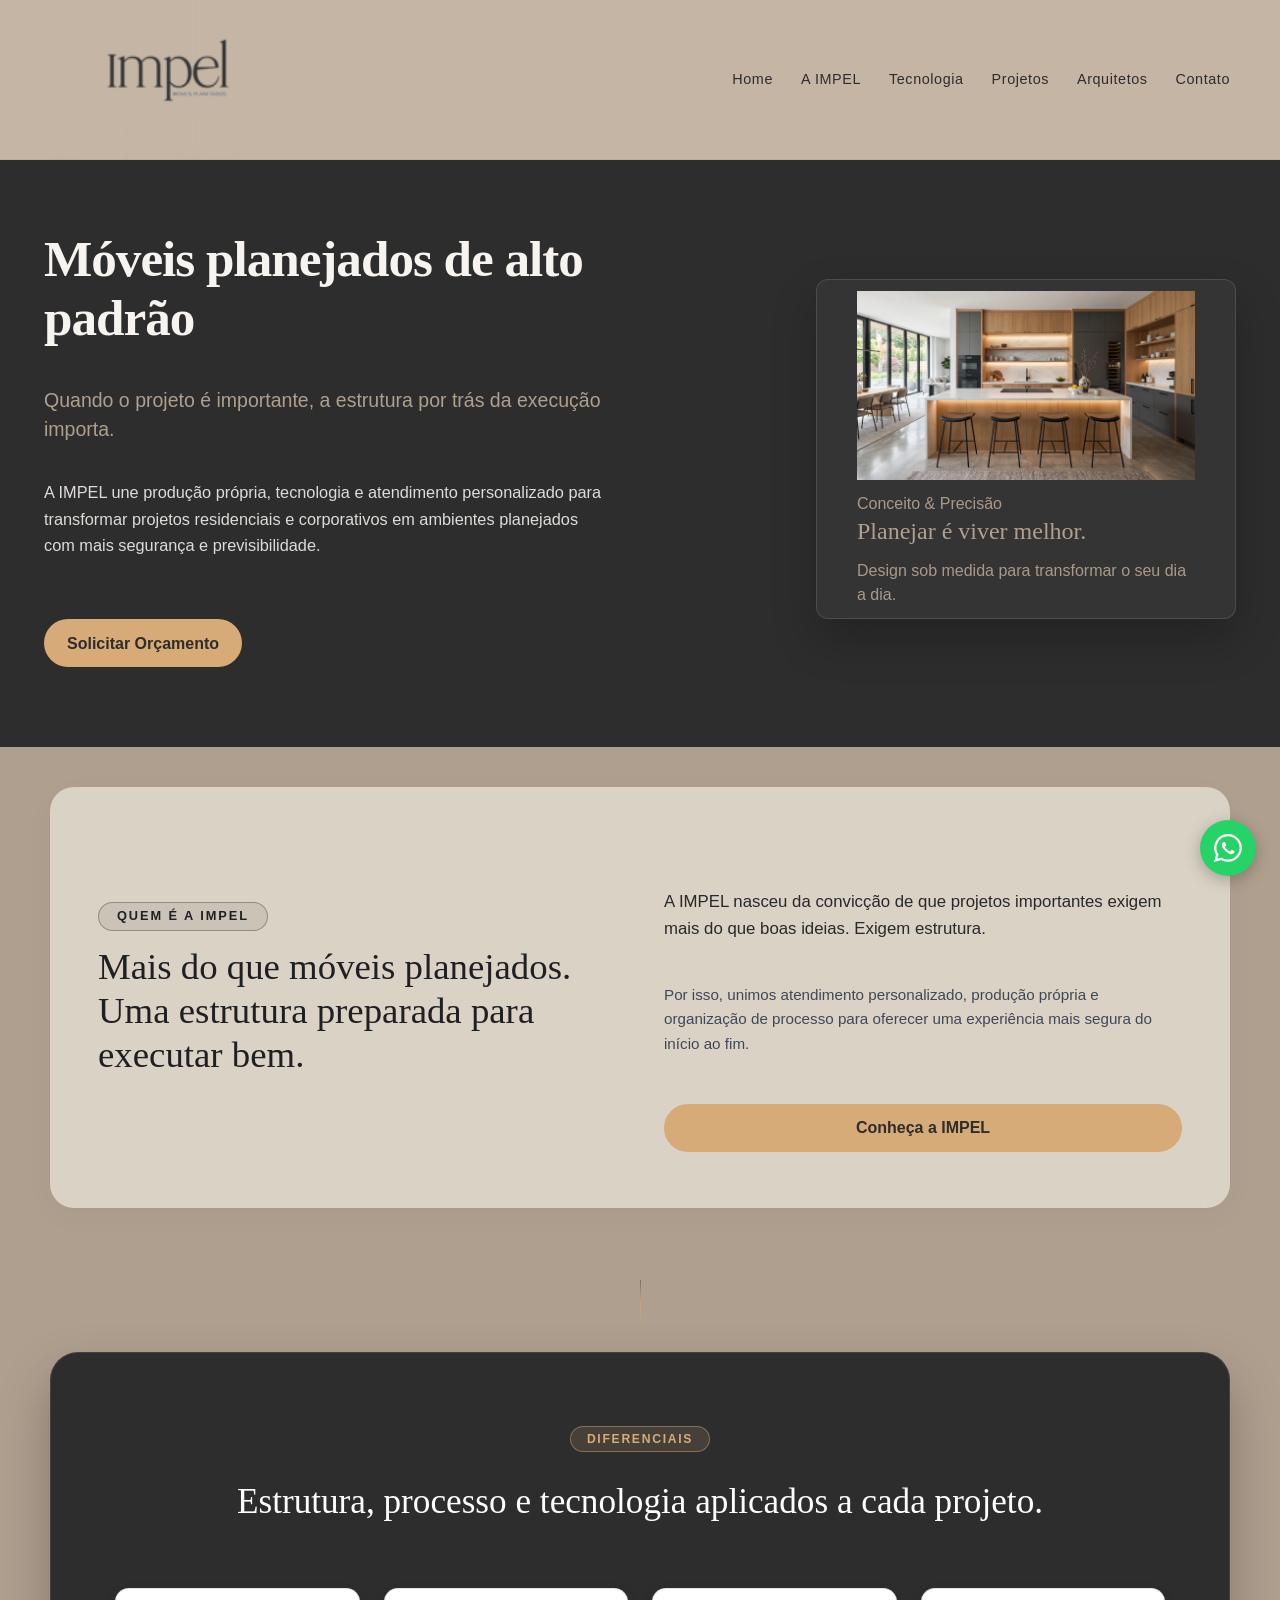
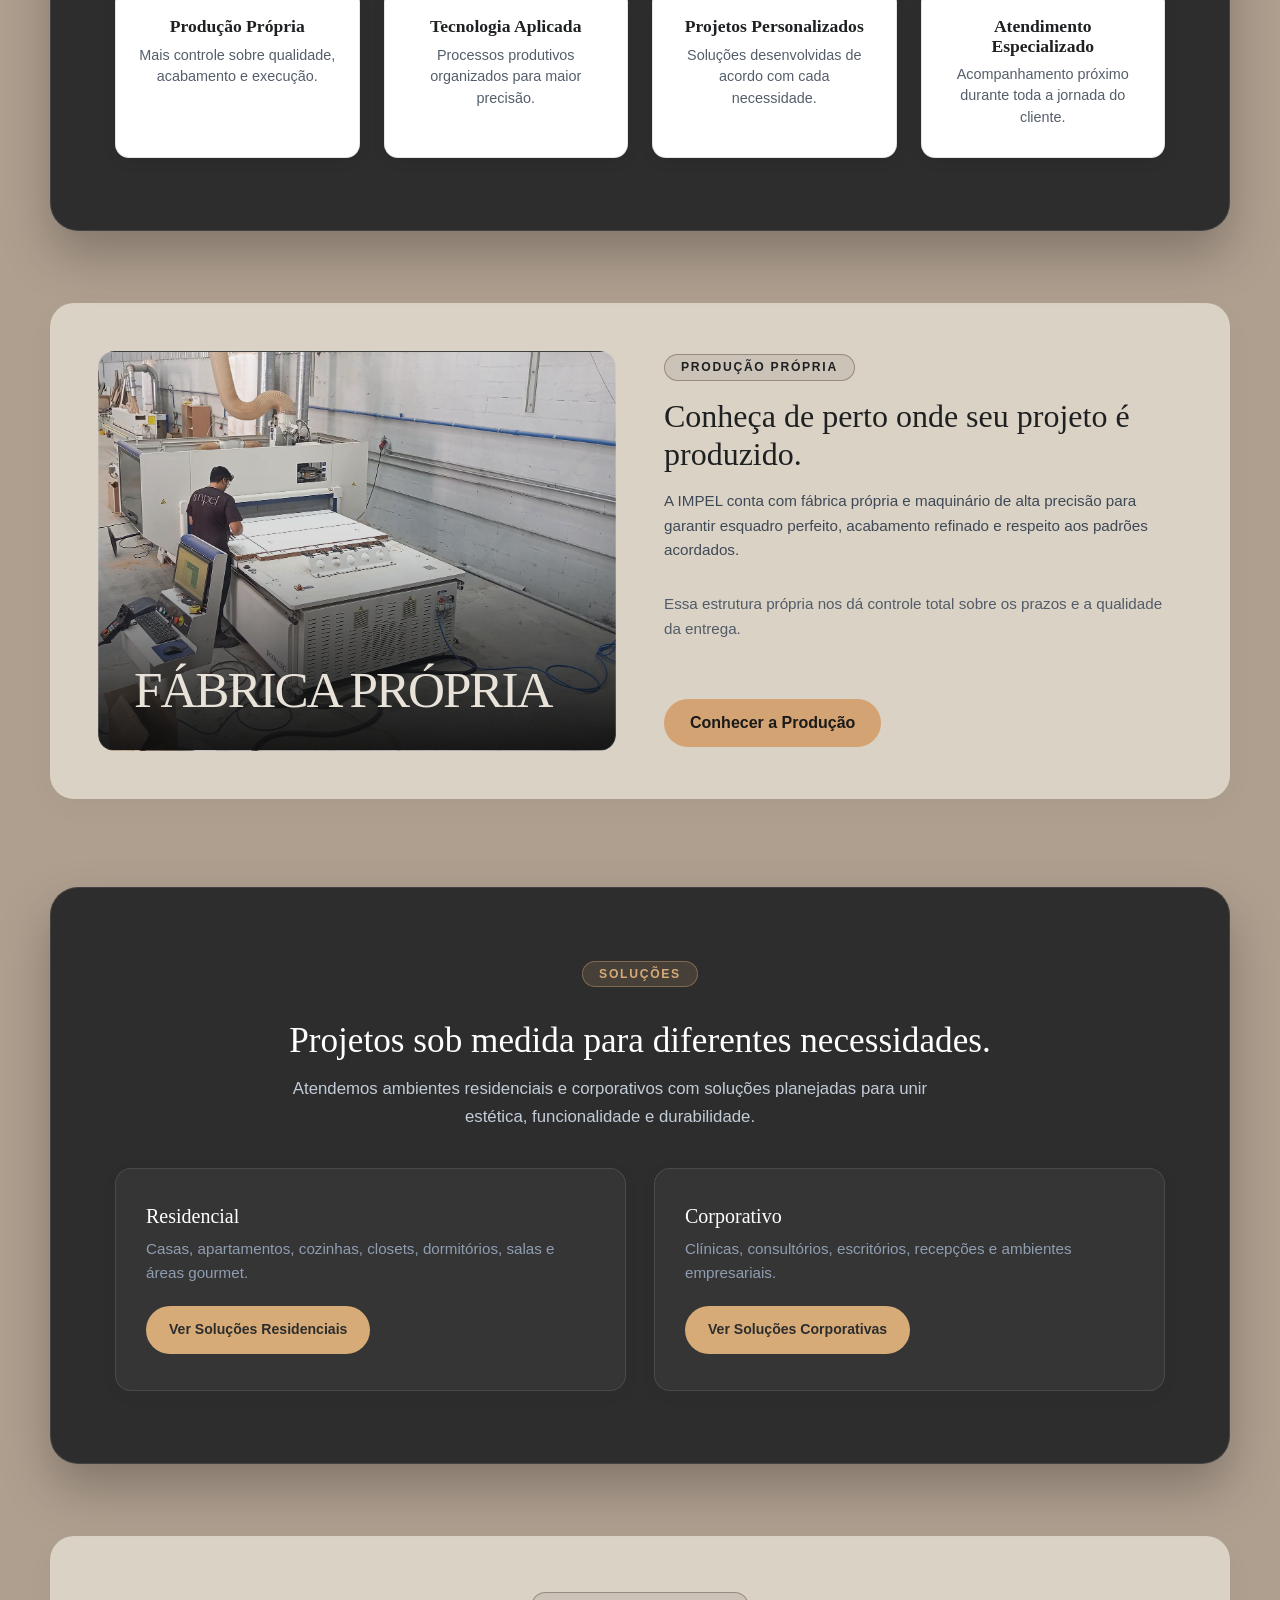
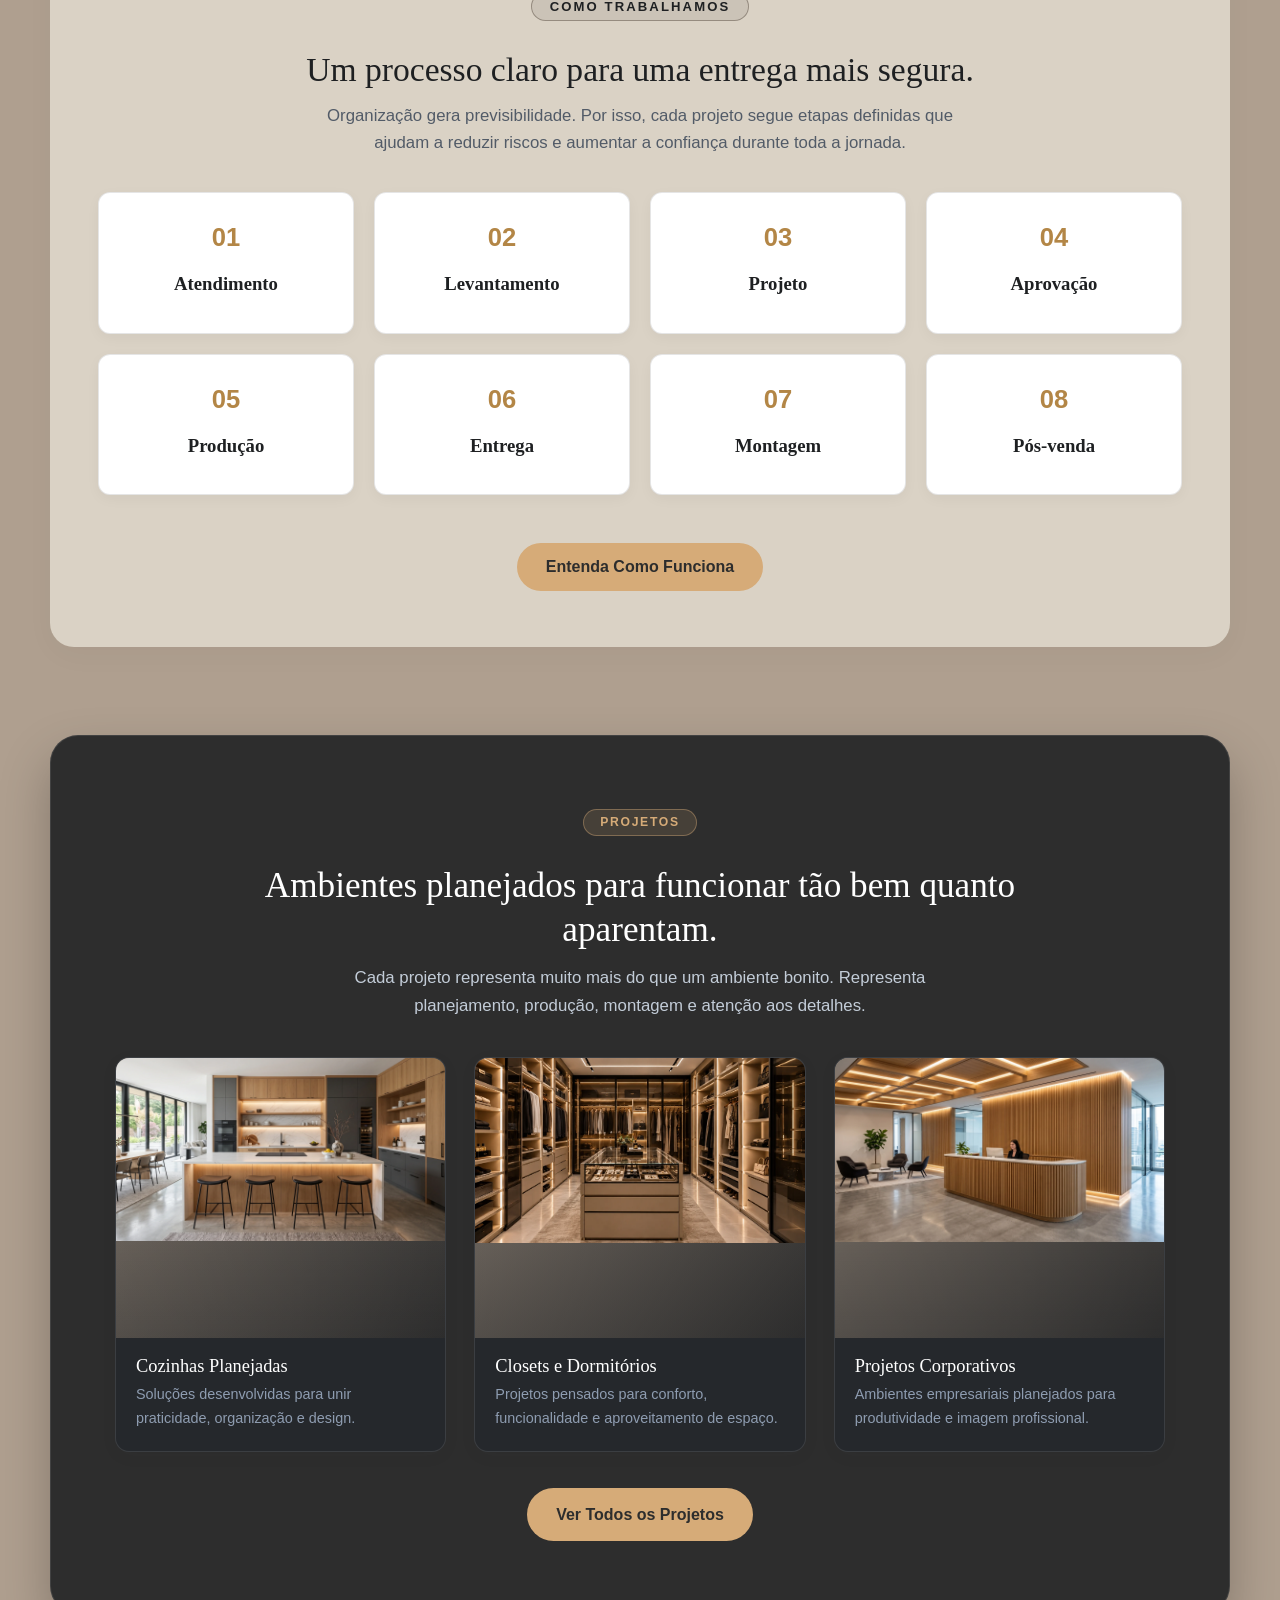
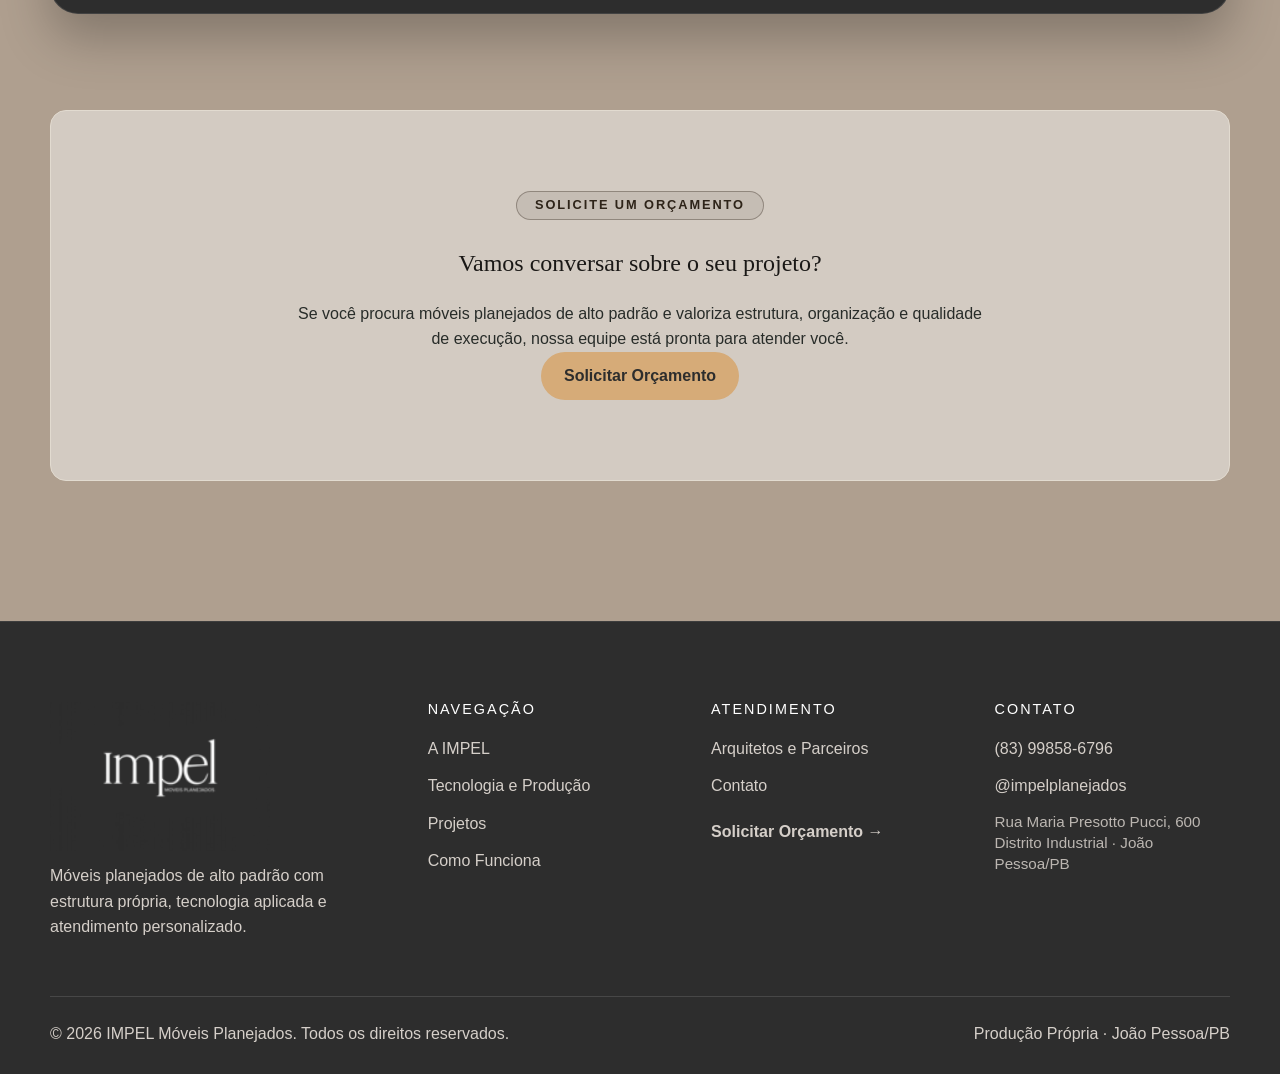
<file: index.html>
<!DOCTYPE html>
<html lang="pt-BR">
<head>
<!-- Google Tag Manager -->
<script>(function(w,d,s,l,i){w[l]=w[l]||[];w[l].push({'gtm.start':
new Date().getTime(),event:'gtm.js'});var f=d.getElementsByTagName(s)[0],
j=d.createElement(s),dl=l!='dataLayer'?'&l='+l:'';j.async=true;j.src=
'https://www.googletagmanager.com/gtm.js?id='+i+dl;f.parentNode.insertBefore(j,f);
})(window,document,'script','dataLayer','GTM-M6DFN7XG');</script>
<!-- End Google Tag Manager -->
  <link rel="icon" type="image/svg+xml" href="assets/images/favicon.svg">
  <link rel="icon" type="image/png" sizes="32x32" href="assets/images/favicon-32x32.png">
  <link rel="shortcut icon" href="favicon.ico">
  <meta charset="UTF-8" />
  <meta name="viewport" content="width=device-width, initial-scale=1.0" />

  <title>IMPEL Móveis Planejados | Estrutura, Tecnologia e Alto Padrão</title>
  <link rel="apple-touch-icon" href="/assets/images/icon-192.png" />
  <meta name="description" content="Móveis planejados de alto padrão com estrutura produtiva própria, tecnologia e atendimento personalizado para projetos residenciais e corporativos." />

  <link rel="canonical" href="https://impelplanejados.com.br/" />
  <meta property="og:type" content="website" />
  <meta property="og:url" content="https://impelplanejados.com.br/" />
  <meta property="og:title" content="IMPEL Móveis Planejados | Estrutura, Tecnologia e Alto Padrão" />
  <meta property="og:description" content="Projetos sob medida de alto padrão com fábrica própria, tecnologia de usinagem CNC e atendimento especializado para arquitetos e clientes." />
  <meta property="og:image" content="https://impelplanejados.com.br/assets/fabrica/cnc-operacao-impel.webp" />
  <meta name="twitter:card" content="summary_large_image" />
  <link rel="stylesheet" href="css/reset.css?v=1789746345" />
  <link rel="stylesheet" href="css/variables.css?v=1789746345" />
  <link rel="stylesheet" href="css/base.css?v=1789746345" />
  <link rel="stylesheet" href="css/layout.css?v=1789746345" />
  <link rel="stylesheet" href="css/components.css?v=1789746345" />
  <link rel="stylesheet" href="css/pages.css?v=1789746345" />
  <link rel="stylesheet" href="css/responsive.css?v=1789746345" />

<style>
/* CORREÇÃO DE CONTRASTE DOS STAT CARDS */
.stats-grid .stat-card {
  background: #FFFFFF !important;
  border: 1px solid rgba(45, 45, 45, 0.12) !important;
  border-radius: 14px !important;
  padding: 28px 22px !important;
  box-shadow: 0 4px 15px rgba(0,0,0,0.06) !important;
}
.stats-grid .stat-card h3 {
  color: #1E2022 !important;
  font-size: 1.1rem !important;
  font-weight: 700 !important;
  margin-bottom: 8px !important;
}
.stats-grid .stat-card p {
  color: #4B5563 !important;
  font-size: 0.9rem !important;
  line-height: 1.5 !important;
  margin: 0 !important;
}
</style>


<style>
/* CARDS DAS ETAPAS NO FUNDO CLARO */
.steps-grid .step-card {
  background: #FFFFFF !important;
  border: 1px solid rgba(45, 45, 45, 0.12) !important;
  border-radius: 12px !important;
  padding: 24px 16px !important;
  box-shadow: 0 4px 14px rgba(0,0,0,0.04) !important;
}
.steps-grid .step-card span {
  color: #B38646 !important;
  font-weight: 800 !important;
  font-size: 1.6rem !important;
}
.steps-grid .step-card h3 {
  color: #1E2022 !important;
  font-weight: 700 !important;
}

/* CARDS DE SOLUÇÕES NO BALÃO ESCURO */
.section-muted .cards-grid .info-card {
  background: rgba(255, 255, 255, 0.05) !important;
  border: 1px solid rgba(255, 255, 255, 0.12) !important;
  border-radius: 14px !important;
  padding: 32px 28px !important;
}
.section-muted .cards-grid .info-card h3 {
  color: #FFFFFF !important;
  font-size: 1.25rem !important;
  margin-bottom: 10px !important;
}
.section-muted .cards-grid .info-card p {
  color: #CBD5E1 !important;
  font-size: 0.95rem !important;
  line-height: 1.6 !important;
}
.section-muted .cards-grid .info-card .text-link {
  color: #D6AB78 !important;
  font-weight: 600 !important;
  display: inline-block !important;
  margin-top: 14px !important;
}
</style>


<style>
/* CORREÇÕES GLOBAIS HOME */
.projects-preview {
  background: transparent !important;
}
.section-muted .section-heading h2 {
  color: #FFFFFF !important;
}
.section-muted .section-heading p {
  color: #CBD5E1 !important;
}
.projects-grid .project-card {
  background: #25282C !important;
  border: 1px solid rgba(255, 255, 255, 0.1) !important;
  border-radius: 14px !important;
  overflow: hidden !important;
}
.projects-grid .project-card h3 {
  color: #FFFFFF !important;
  padding: 18px 20px 6px 20px !important;
  margin: 0 !important;
  font-size: 1.15rem !important;
}
.projects-grid .project-card p {
  color: #94A3B8 !important;
  padding: 0 20px 20px 20px !important;
  margin: 0 !important;
  font-size: 0.9rem !important;
}
</style>


<style>
/* TRAVA 4x2 NO DESKTOP E AJUSTA EM TELAS MENORES */
@media (max-width: 900px) {
  .steps-grid {
    grid-template-columns: repeat(2, 1fr) !important;
  }
}
@media (max-width: 480px) {
  .steps-grid {
    grid-template-columns: 1fr !important;
  }
}
</style>

</head>

<body>
<!-- Google Tag Manager (noscript) -->
<noscript><iframe src="https://www.googletagmanager.com/ns.html?id=GTM-M6DFN7XG"
height="0" width="0" style="display:none;visibility:hidden"></iframe></noscript>
<!-- End Google Tag Manager (noscript) -->
   <div id="site-header"></div>

  <main>
        <section class="hero">
      <div class="container hero-grid">
        <div class="hero-content">
          <h1 class="hero-title">Móveis planejados de alto padrão</h1>
          <p class="hero-subtitle">Quando o projeto é importante, a estrutura por trás da execução importa.</p>
          <p class="hero-description">A IMPEL une produção própria, tecnologia e atendimento personalizado para transformar projetos residenciais e corporativos em ambientes planejados com mais segurança e previsibilidade.</p>

          <div class="hero-actions">
            <a class="btn btn-primary" href="contato.html"  >Solicitar Orçamento</a>
          </div>
        </div>

        <div class="hero-card hero-visual-card">
          <img src="assets/projetos/res-cozinha-ilha-madeira.webp" alt="Cozinha Planejada IMPEL" class="hero-card-bg-img" loading="eager">
          <div class="hero-card-overlay">
            <span class="hero-card-tag">Conceito &amp; Precisão</span>
            <p>Planejar é viver melhor.</p>
            <span class="hero-card-sub">Design sob medida para transformar o seu dia a dia.</span>
          </div>
        </div>
      </div>
    </section>


    <section class="section" style="padding: 40px 0;">
      <div class="container section-grid" style="background: #DAD2C5; border-radius: 24px; padding: 56px 48px; box-shadow: 0 8px 30px rgba(0,0,0,0.03); align-items: center; gap: 48px;">
        <div>
          <span class="eyebrow" style="display: inline-block; background: rgba(30, 32, 34, 0.08); border: 1px solid rgba(30, 32, 34, 0.2); color: #1E2022 !important; font-weight: 700; letter-spacing: 0.1em; padding: 6px 18px; border-radius: 999px; margin-bottom: 18px;">Quem é a IMPEL</span>
          <h2 style="color: #1E2022 !important; font-size: 2.3rem; line-height: 1.2; margin: 0 0 16px 0;">Mais do que móveis planejados. Uma estrutura preparada para executar bem.</h2>
        </div>

        <div class="section-text">
          <p style="font-size: 1.05rem; line-height: 1.6; margin-bottom: 16px; color: #1E2022 !important; font-weight: 500;">
            A IMPEL nasceu da convicção de que projetos importantes exigem mais do que boas ideias. Exigem estrutura.
          </p>
          <p style="font-size: 0.95rem; line-height: 1.6; margin-bottom: 24px; color: #374151 !important;">
            Por isso, unimos atendimento personalizado, produção própria e organização de processo para oferecer uma experiência mais segura do início ao fim.
          </p>
          <a href="a-impel.html" class="btn btn-primary" style="display: inline-flex !important; align-items: center !important; justify-content: center !important; padding: 12px 26px !important; line-height: 1 !important;">Conheça a IMPEL</a>
        </div>
      </div>
    </section>

    <section class="section section-muted stats-section">
      <div class="container">
        <div class="section-heading center">
          <span class="eyebrow">Diferenciais</span>
          <h2>Estrutura, processo e tecnologia aplicados a cada projeto.</h2>
        </div>

        <div class="stats-grid">
          <div class="stat-card">
            <h3>Produção Própria</h3>
            <p>Mais controle sobre qualidade, acabamento e execução.</p>
          </div>

          <div class="stat-card">
            <h3>Tecnologia Aplicada</h3>
            <p>Processos produtivos organizados para maior precisão.</p>
          </div>

          <div class="stat-card">
            <h3>Projetos Personalizados</h3>
            <p>Soluções desenvolvidas de acordo com cada necessidade.</p>
          </div>

          <div class="stat-card">
            <h3>Atendimento Especializado</h3>
            <p>Acompanhamento próximo durante toda a jornada do cliente.</p>
          </div>
        </div>
      </div>
    </section>

    <section class="section" style="padding: 40px 0;">
      <div class="container structure-grid" style="background: #DAD2C5; border-radius: 24px; padding: 48px; box-shadow: 0 8px 30px rgba(0,0,0,0.03);">
        <div class="structure-visual">
          <div class="image-placeholder" data-bg style="background-image: url('/assets/fabrica/cnc-operacao-impel.webp');">
            <span>Fábrica Própria</span>
          </div>
        </div>

        <div class="structure-content">
          <span class="eyebrow" style="display: inline-block; background: rgba(30, 32, 34, 0.08); border: 1px solid rgba(30, 32, 34, 0.2); color: #1E2022 !important; font-weight: 700; letter-spacing: 0.1em; padding: 6px 16px; border-radius: 999px; margin-bottom: 16px;">Produção própria</span>
          <h2 style="color: #1E2022 !important; font-size: 2rem; margin-bottom: 16px; line-height: 1.2;">Conheça de perto onde seu projeto é produzido.</h2>
          <p style="color: #374151 !important; font-size: 0.95rem; line-height: 1.6; margin-bottom: 12px;">
            A IMPEL conta com fábrica própria e maquinário de alta precisão para garantir esquadro perfeito, acabamento refinado e respeito aos padrões acordados.
          </p>
          <p style="color: #4B5563 !important; font-size: 0.95rem; line-height: 1.6; margin-bottom: 24px;">
            Essa estrutura própria nos dá controle total sobre os prazos e a qualidade da entrega.
          </p>

          <a class="btn btn-primary" href="tecnologia-e-producao.html" style="display: inline-flex !important; align-items: center !important; justify-content: center !important; padding: 12px 26px !important; line-height: 1 !important;">Conhecer a Produção</a>
        </div>
      </div>
    </section>

        <section class="section section-muted" style="padding: 40px 0;">
      <div class="container" style="background: #1E2022; border-radius: 24px; padding: 56px 48px; border: 1px solid rgba(255, 255, 255, 0.08); box-shadow: 0 10px 30px rgba(0,0,0,0.15);">
        <div class="section-heading" style="margin-bottom: 36px;">
          <span class="eyebrow" style="display: inline-flex !important; align-items: center !important; font-size: 0.76rem !important; font-weight: 700 !important; text-transform: uppercase !important; letter-spacing: 0.14em !important; padding: 6px 16px !important; border-radius: 9999px !important; margin-bottom: 16px !important; color: #D6AB78 !important; background-color: rgba(214, 171, 120, 0.15) !important; border: 1px solid rgba(214, 171, 120, 0.4) !important;">Soluções</span>
          <h2 style="color: #FFFFFF !important; font-size: 2.1rem; line-height: 1.25; margin-bottom: 12px;">Projetos sob medida para diferentes necessidades.</h2>
          <p style="color: #CBD5E1 !important; font-size: 1.05rem; line-height: 1.6; max-width: 700px; margin: 0;">Atendemos ambientes residenciais e corporativos com soluções planejadas para unir estética, funcionalidade e durabilidade.</p>
        </div>

        <div class="cards-grid">
          <article class="info-card" style="background: rgba(255, 255, 255, 0.04) !important; border: 1px solid rgba(255, 255, 255, 0.1) !important; border-radius: 16px !important; padding: 36px 30px !important;">
            <h3 style="color: #FFFFFF !important; font-size: 1.3rem; margin-bottom: 12px;">Residencial</h3>
            <p style="color: #94A3B8 !important; font-size: 0.95rem; line-height: 1.6; margin-bottom: 20px;">Casas, apartamentos, cozinhas, closets, dormitórios, salas e áreas gourmet.</p>
            <a href="projetos-residenciais.html" class="btn btn-primary" style="display: inline-flex; align-items: center; justify-content: center; padding: 10px 22px; font-size: 0.88rem;">Ver Soluções Residenciais</a>
          </article>

          <article class="info-card" style="background: rgba(255, 255, 255, 0.04) !important; border: 1px solid rgba(255, 255, 255, 0.1) !important; border-radius: 16px !important; padding: 36px 30px !important;">
            <h3 style="color: #FFFFFF !important; font-size: 1.3rem; margin-bottom: 12px;">Corporativo</h3>
            <p style="color: #94A3B8 !important; font-size: 0.95rem; line-height: 1.6; margin-bottom: 20px;">Clínicas, consultórios, escritórios, recepções e ambientes empresariais.</p>
            <a href="projetos-corporativos.html" class="btn btn-primary" style="display: inline-flex; align-items: center; justify-content: center; padding: 10px 22px; font-size: 0.88rem;">Ver Soluções Corporativas</a>
          </article>
        </div>
      </div>
    </section>


        <section class="section" style="padding: 40px 0;">
      <div class="container" style="background: #DAD2C5; border-radius: 24px; padding: 56px 48px; box-shadow: 0 8px 30px rgba(0,0,0,0.03);">
        <div class="section-heading center" style="text-align: center; margin-bottom: 36px;">
          <span class="eyebrow" style="display: inline-block; background: rgba(30, 32, 34, 0.08); border: 1px solid rgba(30, 32, 34, 0.2); color: #1E2022 !important; font-weight: 700; letter-spacing: 0.1em; padding: 6px 18px; border-radius: 999px; margin-bottom: 16px;">Como trabalhamos</span>
          <h2 style="color: #1E2022 !important; font-size: 2.1rem; line-height: 1.25; margin-bottom: 12px;">Um processo claro para uma entrega mais segura.</h2>
          <p style="color: #4B5563 !important; font-size: 1.05rem; line-height: 1.6; max-width: 650px; margin: 0 auto;">Organização gera previsibilidade. Por isso, cada projeto segue etapas definidas que ajudam a reduzir riscos e aumentar a confiança durante toda a jornada.</p>
        </div>

        <div class="steps-grid" style="display: grid; grid-template-columns: repeat(4, 1fr); gap: 20px; margin-bottom: 36px;">
          <article class="step-card"><span>01</span><h3>Atendimento</h3></article>
          <article class="step-card"><span>02</span><h3>Levantamento</h3></article>
          <article class="step-card"><span>03</span><h3>Projeto</h3></article>
          <article class="step-card"><span>04</span><h3>Aprovação</h3></article>
          <article class="step-card"><span>05</span><h3>Produção</h3></article>
          <article class="step-card"><span>06</span><h3>Entrega</h3></article>
          <article class="step-card"><span>07</span><h3>Montagem</h3></article>
          <article class="step-card"><span>08</span><h3>Pós-venda</h3></article>
        </div>

        <div class="center-action" style="text-align: center;">
          <a href="como-funciona.html" class="btn btn-primary" style="display: inline-flex !important; align-items: center !important; justify-content: center !important; padding: 14px 28px !important; line-height: 1 !important; text-align: center !important;">Entenda Como Funciona</a>
        </div>
      </div>
    </section>

        <section class="section section-muted" style="padding: 40px 0;">
      <div class="container" style="background: #1E2022; border-radius: 24px; padding: 56px 48px; border: 1px solid rgba(255, 255, 255, 0.08); box-shadow: 0 10px 30px rgba(0,0,0,0.15);">
        <div class="section-heading center" style="text-align: center; margin-bottom: 36px;">
          <span class="eyebrow" style="display: inline-flex !important; align-items: center !important; font-size: 0.76rem !important; font-weight: 700 !important; text-transform: uppercase !important; letter-spacing: 0.14em !important; padding: 6px 16px !important; border-radius: 9999px !important; margin-bottom: 16px !important; color: #D6AB78 !important; background-color: rgba(214, 171, 120, 0.15) !important; border: 1px solid rgba(214, 171, 120, 0.4) !important;">Projetos</span>
          <h2 style="color: #FFFFFF !important; font-size: 2.1rem; line-height: 1.25; margin-bottom: 12px;">Ambientes planejados para funcionar tão bem quanto aparentam.</h2>
          <p style="color: #CBD5E1 !important; font-size: 1.05rem; line-height: 1.6; max-width: 650px; margin: 0 auto;">Cada projeto representa muito mais do que um ambiente bonito. Representa planejamento, produção, montagem e atenção aos detalhes.</p>
        </div>

        <div class="projects-grid">
          <article class="project-card">
            <div class="project-image"><img src="assets/projetos/res-cozinha-ilha-madeira.webp" alt="Cozinhas Planejadas" loading="lazy"></div>
            <h3>Cozinhas Planejadas</h3>
            <p>Soluções desenvolvidas para unir praticidade, organização e design.</p>
          </article>

          <article class="project-card">
            <div class="project-image"><img src="assets/projetos/res-closet-master.webp" alt="Closets e Dormitórios" loading="lazy"></div>
            <h3>Closets e Dormitórios</h3>
            <p>Projetos pensados para conforto, funcionalidade e aproveitamento de espaço.</p>
          </article>

          <article class="project-card">
            <div class="project-image"><img src="assets/projetos/corp-recepcao.webp" alt="Projetos Corporativos" loading="lazy"></div>
            <h3>Projetos Corporativos</h3>
            <p>Ambientes empresariais planejados para produtividade e imagem profissional.</p>
          </article>
        </div>

        <div class="center-action" style="text-align: center; margin-top: 36px;">
          <a href="projetos.html" class="btn btn-primary" style="display: inline-flex; align-items: center; justify-content: center; padding: 13px 28px;">Ver Todos os Projetos</a>
        </div>
      </div>
    </section>

    <section class="section final-cta">
      <div class="container final-cta-box">
        <span class="eyebrow">Solicite um orçamento</span>
        <h2>Vamos conversar sobre o seu projeto?</h2>
        <p>Se você procura móveis planejados de alto padrão e valoriza estrutura, organização e qualidade de execução, nossa equipe está pronta para atender você.</p>

        <div class="hero-actions">
          <a class="btn btn-primary" href="contato.html"  >Solicitar Orçamento</a>
          
        </div>
      </div>
    </section>
  </main>

   <div id="site-footer"></div>

  <a class="whatsapp-float" href="https://wa.me/5583998586796?text=Ol%C3%A1%2C%20gostaria%20de%20solicitar%20um%20or%C3%A7amento%20para%20meu%20projeto." target="_blank" rel="noopener" style="text-decoration: none;" aria-label="Falar no WhatsApp">
    <svg viewBox="0 0 32 32">
      <path d="M16 2a13.9 13.9 0 0 0-12 20.9L2 30l7.3-1.9A13.9 13.9 0 1 0 16 2zm0 25.5a11.5 11.5 0 0 1-5.9-1.6l-.4-.3-4.4 1.1 1.2-4.2-.3-.4A11.6 11.6 0 1 1 16 27.5zm6.4-8.6c-.3-.2-2-.9-2.3-1s-.5-.2-.7.2-.8 1-1 1.2-.4.2-.7 0a9.2 9.2 0 0 1-2.7-1.7 10.1 10.1 0 0 1-1.9-2.3c-.2-.3 0-.5.1-.7l.5-.6c.2-.2.3-.4.4-.6a.7.7 0 0 0 0-.7c-.1-.2-.7-1.7-.9-2.3s-.5-.5-.7-.5h-.6a1.2 1.2 0 0 0-.9.4 3.7 3.7 0 0 0-1.2 2.7 6.4 6.4 0 0 0 1.4 3.5 14.7 14.7 0 0 0 5.6 5 5 5 0 0 0 3.3.6 3.1 3.1 0 0 0 2.1-1.5 2.5 2.5 0 0 0 .2-1.5c-.1-.1-.3-.2-.6-.3z"/>
    </svg>
  </a>

    <script src="js/includes.js"></script>
    <script src="data/settings.js"></script>
    <script src="data/company.js"></script>
    <script src="js/whatsapp.js"></script>
    <script src="js/forms.js"></script>
    <script src="js/menu.js"></script>
    <script src="js/main.js"></script>
</body>
</html>
</file>
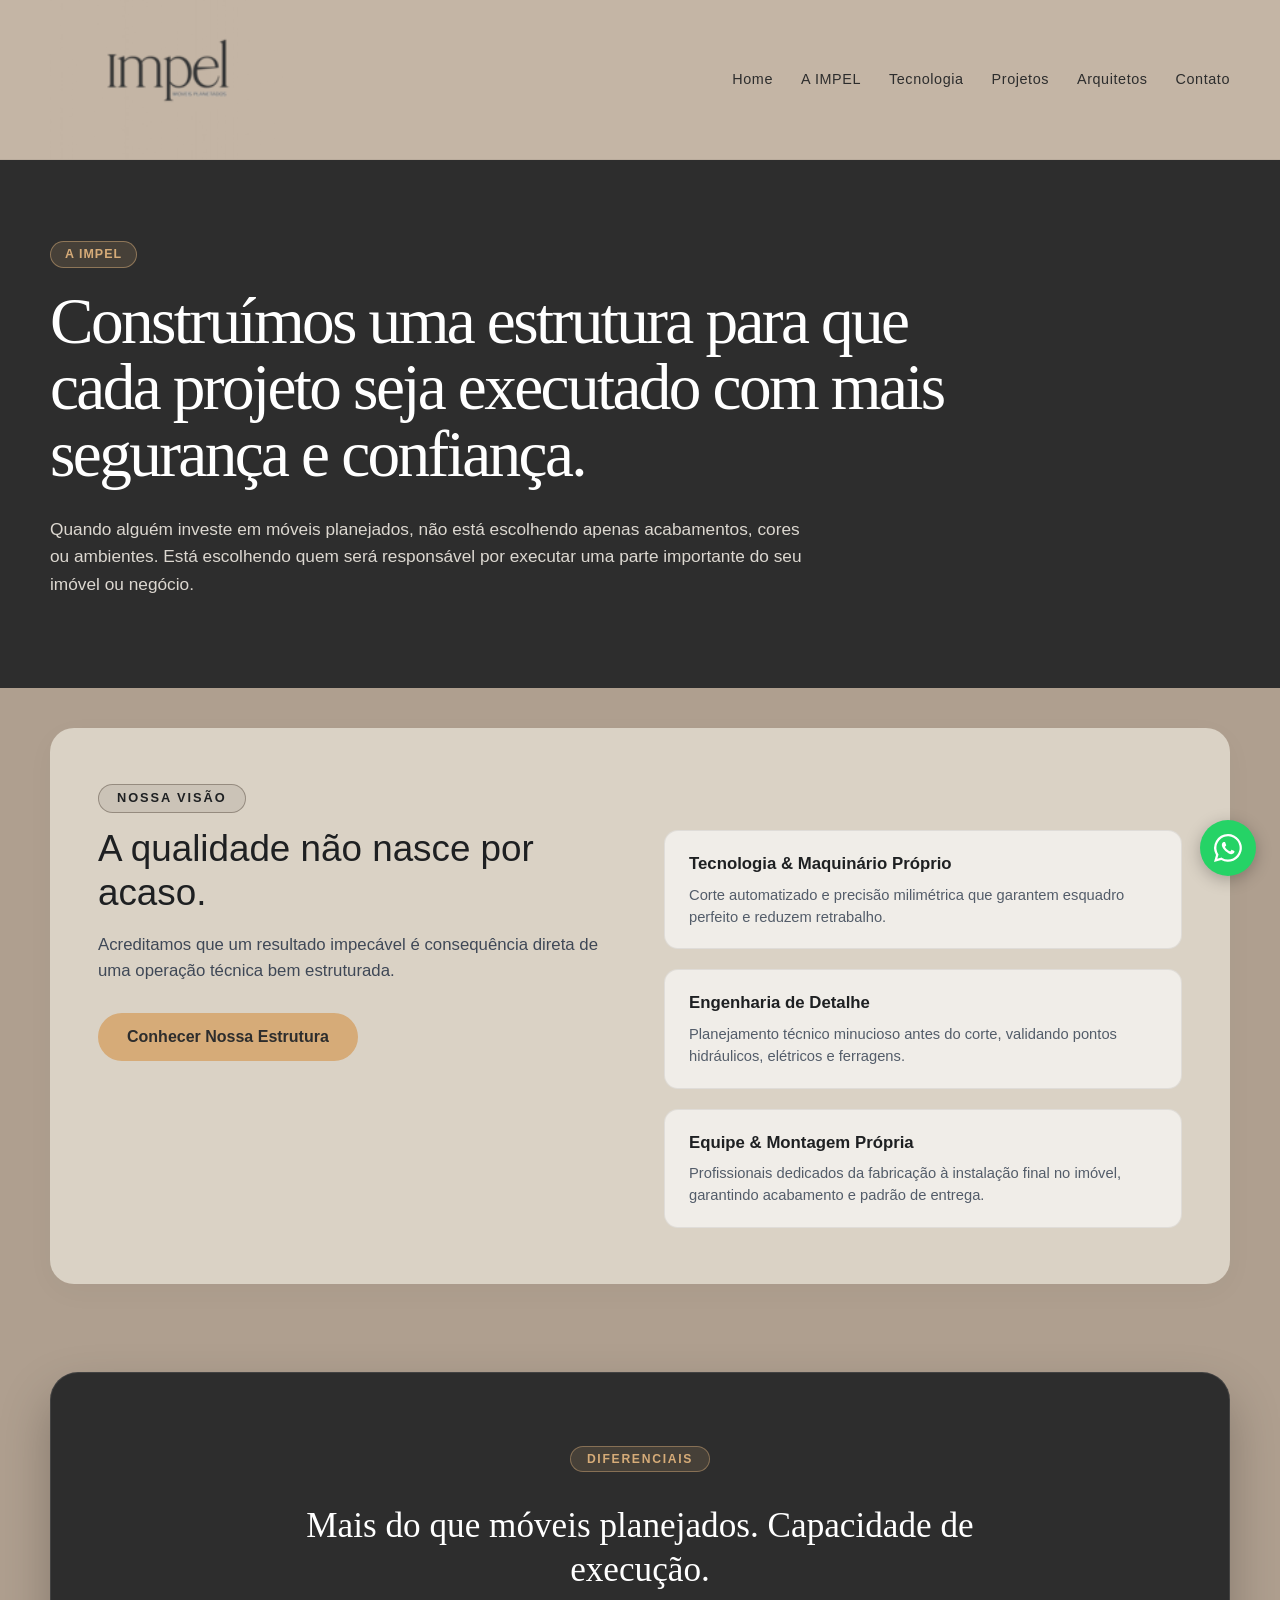
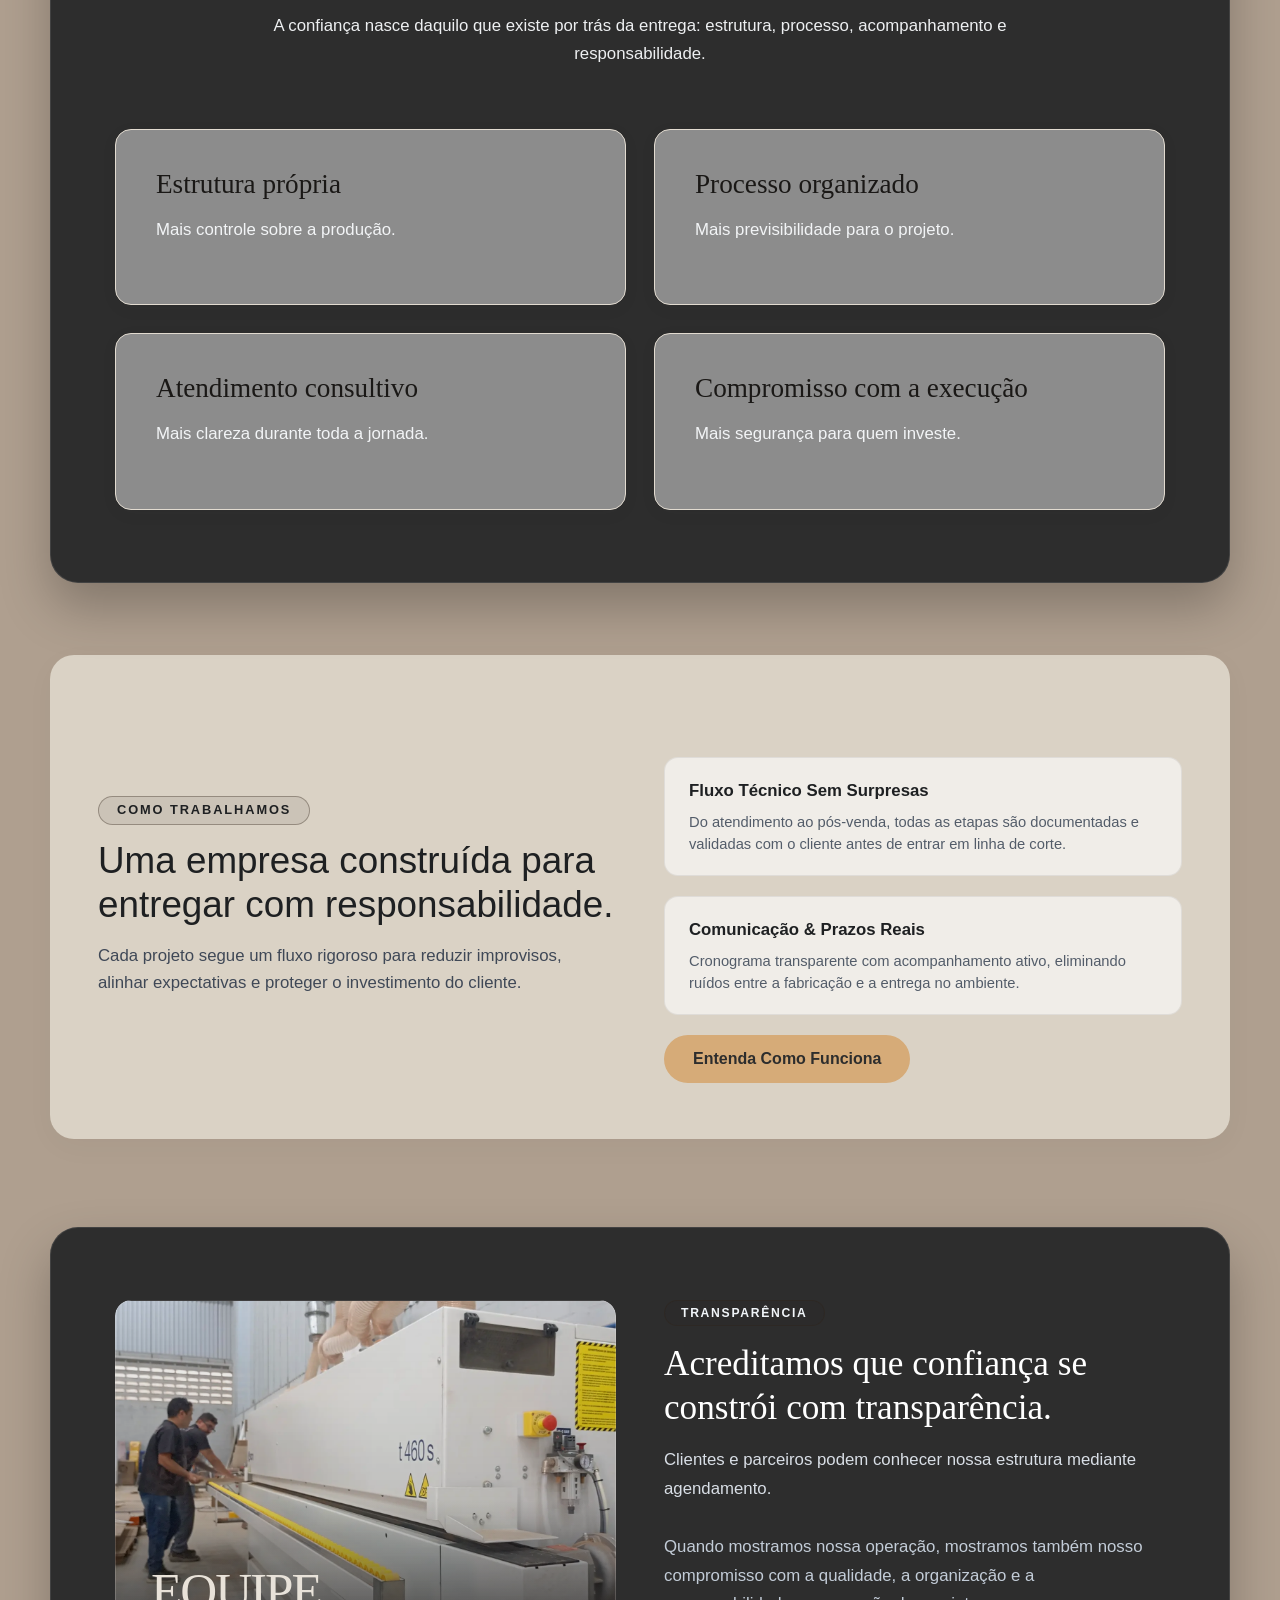
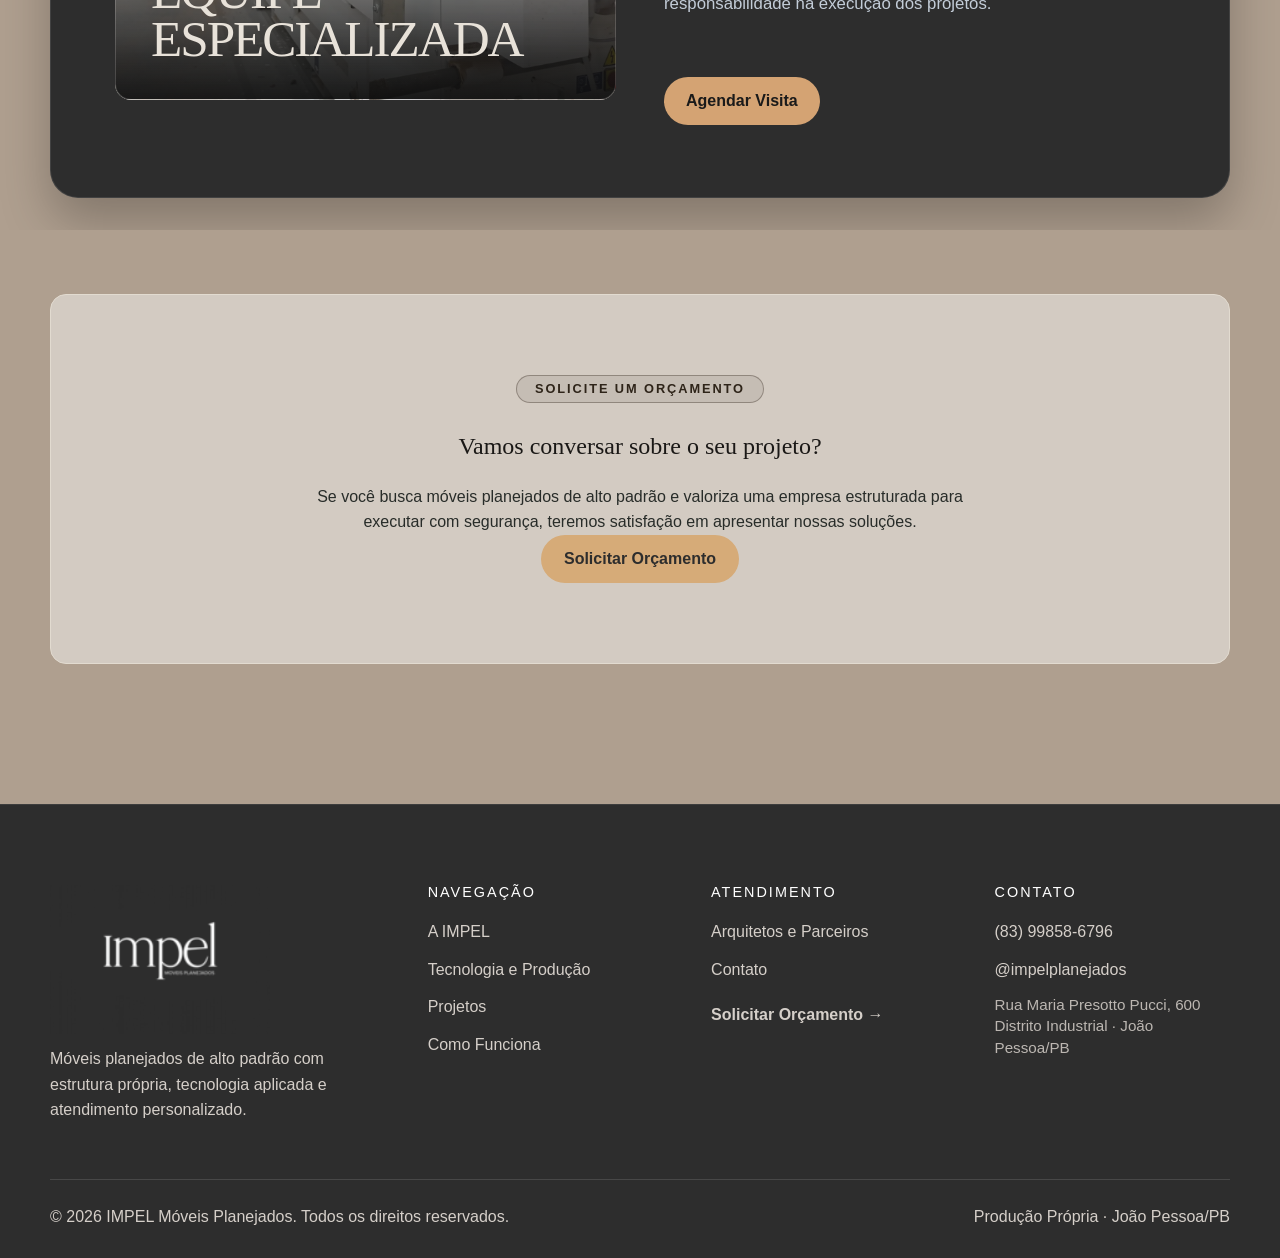
<file: a-impel.html>
<!DOCTYPE html>
<html lang="pt-BR">
<head>
<!-- Google Tag Manager -->
<script>(function(w,d,s,l,i){w[l]=w[l]||[];w[l].push({'gtm.start':
new Date().getTime(),event:'gtm.js'});var f=d.getElementsByTagName(s)[0],
j=d.createElement(s),dl=l!='dataLayer'?'&l='+l:'';j.async=true;j.src=
'https://www.googletagmanager.com/gtm.js?id='+i+dl;f.parentNode.insertBefore(j,f);
})(window,document,'script','dataLayer','GTM-M6DFN7XG');</script>
<!-- End Google Tag Manager -->
  <link rel="icon" type="image/svg+xml" href="assets/images/favicon.svg">
  <link rel="icon" type="image/png" sizes="32x32" href="assets/images/favicon-32x32.png">
  <link rel="shortcut icon" href="favicon.ico">
  <meta charset="UTF-8" />
  <meta name="viewport" content="width=device-width, initial-scale=1.0" />

  <title>A IMPEL | Estrutura, Processo e Confiança</title>
  <link rel="apple-touch-icon" href="/assets/images/icon-192.png" />
  <meta name="description" content="Conheça a IMPEL e descubra por que estrutura, processo e capacidade de execução fazem diferença em um projeto de móveis planejados." />
  <link rel="canonical" href="https://impelplanejados.com.br/a-impel.html" />
  <meta property="og:type" content="website" />
  <meta property="og:url" content="https://impelplanejados.com.br/a-impel.html" />
  <meta property="og:title" content="A IMPEL | Indústria de Móveis Planejados" />
  <meta property="og:description" content="Conheça a fábrica própria, parque tecnológico e o processo produtivo de alto padrão da IMPEL Móveis Planejados." />
  <meta property="og:image" content="https://impelplanejados.com.br/assets/fabrica/cnc-operacao-impel.webp" />
  <meta name="twitter:card" content="summary_large_image" />

  <link rel="stylesheet" href="css/reset.css?v=1789746345" />
  <link rel="stylesheet" href="css/variables.css?v=1789746345" />
  <link rel="stylesheet" href="css/base.css?v=1789746345" />
  <link rel="stylesheet" href="css/layout.css?v=1789746345" />
  <link rel="stylesheet" href="css/components.css?v=1789746345" />
  <link rel="stylesheet" href="css/pages.css?v=1789746345" />
  <link rel="stylesheet" href="css/responsive.css?v=1789746345" />
</head>

<body>
<!-- Google Tag Manager (noscript) -->
<noscript><iframe src="https://www.googletagmanager.com/ns.html?id=GTM-M6DFN7XG"
height="0" width="0" style="display:none;visibility:hidden"></iframe></noscript>
<!-- End Google Tag Manager (noscript) -->
  <div id="site-header"></div>

  <main>
    <section class="page-hero">
      <div class="container page-hero-content">
        <span class="eyebrow">A IMPEL</span>
        <h1>Construímos uma estrutura para que cada projeto seja executado com mais segurança e confiança.</h1>
        <p>
          Quando alguém investe em móveis planejados, não está escolhendo apenas acabamentos,
          cores ou ambientes. Está escolhendo quem será responsável por executar uma parte
          importante do seu imóvel ou negócio.
        </p>
      </div>
    </section>
<section class="section" style="padding: 40px 0;">
      <div class="container section-grid" style="background: #DAD2C5; border-radius: 24px; padding: 56px 48px; box-shadow: 0 8px 30px rgba(0,0,0,0.03); align-items: start; gap: 48px;">
        <div>
          <span class="eyebrow" style="display: inline-block; background: rgba(30, 32, 34, 0.08); border: 1px solid rgba(30, 32, 34, 0.2); color: #1E2022 !important; font-weight: 700; letter-spacing: 0.1em; padding: 6px 18px; border-radius: 999px; margin-bottom: 18px;">Nossa visão</span>
          <h2 style="color: #1E2022 !important; font-size: 2.3rem; line-height: 1.2; margin: 0 0 16px 0; font-family: inherit;">A qualidade não nasce por acaso.</h2>
          <p style="font-size: 1.05rem; line-height: 1.6; margin-bottom: 28px; color: #374151 !important; font-weight: 500;">
            Acreditamos que um resultado impecável é consequência direta de uma operação técnica bem estruturada.
          </p>
          <a class="btn btn-primary" href="tecnologia-e-producao.html" style="display: inline-flex !important; align-items: center !important; justify-content: center !important; padding: 14px 28px !important; line-height: 1 !important; text-align: center !important;">Conhecer Nossa Estrutura</a>
        </div>

        <div class="section-text" style="display: flex; flex-direction: column; gap: 20px;">
          <div style="background: rgba(255, 255, 255, 0.6); padding: 20px 24px; border-radius: 14px; border: 1px solid rgba(30, 32, 34, 0.08);">
            <strong style="display: block; color: #1E2022 !important; font-size: 1.05rem; margin-bottom: 6px;">Tecnologia & Maquinário Próprio</strong>
            <p style="margin: 0; color: #4B5563 !important; font-size: 0.92rem; line-height: 1.5;">Corte automatizado e precisão milimétrica que garantem esquadro perfeito e reduzem retrabalho.</p>
          </div>

          <div style="background: rgba(255, 255, 255, 0.6); padding: 20px 24px; border-radius: 14px; border: 1px solid rgba(30, 32, 34, 0.08);">
            <strong style="display: block; color: #1E2022 !important; font-size: 1.05rem; margin-bottom: 6px;">Engenharia de Detalhe</strong>
            <p style="margin: 0; color: #4B5563 !important; font-size: 0.92rem; line-height: 1.5;">Planejamento técnico minucioso antes do corte, validando pontos hidráulicos, elétricos e ferragens.</p>
          </div>

          <div style="background: rgba(255, 255, 255, 0.6); padding: 20px 24px; border-radius: 14px; border: 1px solid rgba(30, 32, 34, 0.08);">
            <strong style="display: block; color: #1E2022 !important; font-size: 1.05rem; margin-bottom: 6px;">Equipe & Montagem Própria</strong>
            <p style="margin: 0; color: #4B5563 !important; font-size: 0.92rem; line-height: 1.5;">Profissionais dedicados da fabricação à instalação final no imóvel, garantindo acabamento e padrão de entrega.</p>
          </div>
        </div>
      </div>
    </section>

    <section class="section section-muted">
      <div class="container">
        <div class="section-heading">
          <span class="eyebrow">Diferenciais</span>
          <h2>Mais do que móveis planejados. Capacidade de execução.</h2>
          <p  style="color: #F8FAFC !important; opacity: 0.95 !important;">
            A confiança nasce daquilo que existe por trás da entrega: estrutura, processo,
            acompanhamento e responsabilidade.
          </p>
        </div>

        <div class="cards-grid">
          <article class="info-card">
            <h3>Estrutura própria</h3>
            <p>Mais controle sobre a produção.</p>
          </article>

          <article class="info-card">
            <h3>Processo organizado</h3>
            <p>Mais previsibilidade para o projeto.</p>
          </article>

          <article class="info-card">
            <h3>Atendimento consultivo</h3>
            <p>Mais clareza durante toda a jornada.</p>
          </article>

          <article class="info-card">
            <h3>Compromisso com a execução</h3>
            <p>Mais segurança para quem investe.</p>
          </article>
        </div>
      </div>
    </section>

    <section class="section" style="padding: 40px 0;">
      <div class="container section-grid" style="background: #DAD2C5; border-radius: 24px; padding: 56px 48px; box-shadow: 0 8px 30px rgba(0,0,0,0.03); align-items: center; gap: 48px;">
        <div>
          <span class="eyebrow" style="display: inline-block; background: rgba(30, 32, 34, 0.08); border: 1px solid rgba(30, 32, 34, 0.2); color: #1E2022 !important; font-weight: 700; letter-spacing: 0.1em; padding: 6px 18px; border-radius: 999px; margin-bottom: 18px;">Como trabalhamos</span>
          <h2 style="color: #1E2022 !important; font-size: 2.3rem; line-height: 1.2; margin: 0 0 16px 0; font-family: inherit;">Uma empresa construída para entregar com responsabilidade.</h2>
          <p style="font-size: 1.05rem; line-height: 1.6; margin: 0; color: #374151 !important; font-weight: 500;">
            Cada projeto segue um fluxo rigoroso para reduzir improvisos, alinhar expectativas e proteger o investimento do cliente.
          </p>
        </div>

        <div class="section-text" style="display: flex; flex-direction: column; gap: 20px;">
          <div style="background: rgba(255, 255, 255, 0.6); padding: 20px 24px; border-radius: 14px; border: 1px solid rgba(30, 32, 34, 0.08);">
            <strong style="display: block; color: #1E2022 !important; font-size: 1.05rem; margin-bottom: 6px;">Fluxo Técnico Sem Surpresas</strong>
            <p style="margin: 0; color: #4B5563 !important; font-size: 0.92rem; line-height: 1.5;">Do atendimento ao pós-venda, todas as etapas são documentadas e validadas com o cliente antes de entrar em linha de corte.</p>
          </div>

          <div style="background: rgba(255, 255, 255, 0.6); padding: 20px 24px; border-radius: 14px; border: 1px solid rgba(30, 32, 34, 0.08);">
            <strong style="display: block; color: #1E2022 !important; font-size: 1.05rem; margin-bottom: 6px;">Comunicação & Prazos Reais</strong>
            <p style="margin: 0; color: #4B5563 !important; font-size: 0.92rem; line-height: 1.5;">Cronograma transparente com acompanhamento ativo, eliminando ruídos entre a fabricação e a entrega no ambiente.</p>
          </div>

          <div>
            <a href="como-funciona.html" class="btn btn-primary" style="display: inline-flex !important; align-items: center !important; justify-content: center !important; padding: 14px 28px !important; line-height: 1 !important; text-align: center !important;">Entenda Como Funciona</a>
          </div>
        </div>
      </div>
    </section>

    <section class="section section-muted structure-preview" style="padding: 40px 0;">
      <div class="container structure-grid">
        <div class="structure-visual">
          <div class="image-placeholder" data-bg style="background-image: url('/assets/fabrica/coladeira-borda-equipe.webp');">
            <span>Equipe Especializada</span>
          </div>
        </div>

        <div class="structure-content">
          <span class="eyebrow" style="display: inline-block; background: rgba(255, 255, 255, 0.1); border: 1px solid rgba(255, 255, 255, 0.25); color: #F1F5F9 !important; font-weight: 700; letter-spacing: 0.1em; padding: 6px 16px; border-radius: 999px; margin-bottom: 16px;">Transparência</span>
          <h2 style="color: #FFFFFF !important; font-size: 2rem; margin-bottom: 16px; line-height: 1.2;">Acreditamos que confiança se constrói com transparência.</h2>
          <p style="color: #E2E8F0 !important; font-size: 0.95rem; line-height: 1.6; margin-bottom: 12px;">
            Clientes e parceiros podem conhecer nossa estrutura mediante agendamento.
          </p>
          <p style="color: #CBD5E1 !important; font-size: 0.95rem; line-height: 1.6; margin-bottom: 24px;">
            Quando mostramos nossa operação, mostramos também nosso compromisso com a qualidade,
            a organização e a responsabilidade na execução dos projetos.
          </p>

          <a class="btn btn-primary" href="contato.html"  >Agendar Visita</a>
        </div>
      </div>
    </section>

    <section class="section final-cta">
      <div class="container final-cta-box">
        <span class="eyebrow">Solicite um orçamento</span>
        <h2>Vamos conversar sobre o seu projeto?</h2>
        <p>
          Se você busca móveis planejados de alto padrão e valoriza uma empresa estruturada
          para executar com segurança, teremos satisfação em apresentar nossas soluções.
        </p>

        <div class="hero-actions">
          <a class="btn btn-primary" href="contato.html"  >Solicitar Orçamento</a>
        </div>
      </div>
    </section>
  </main>

  <div id="site-footer"></div>

  <a class="whatsapp-float" href="https://wa.me/5583998586796?text=Ol%C3%A1%2C%20gostaria%20de%20solicitar%20um%20or%C3%A7amento%20para%20meu%20projeto." target="_blank" rel="noopener" style="text-decoration: none;" aria-label="Falar no WhatsApp">
    <svg viewBox="0 0 32 32">
      <path d="M16 2a13.9 13.9 0 0 0-12 20.9L2 30l7.3-1.9A13.9 13.9 0 1 0 16 2zm0 25.5a11.5 11.5 0 0 1-5.9-1.6l-.4-.3-4.4 1.1 1.2-4.2-.3-.4A11.6 11.6 0 1 1 16 27.5zm6.4-8.6c-.3-.2-2-.9-2.3-1s-.5-.2-.7.2-.8 1-1 1.2-.4.2-.7 0a9.2 9.2 0 0 1-2.7-1.7 10.1 10.1 0 0 1-1.9-2.3c-.2-.3 0-.5.1-.7l.5-.6c.2-.2.3-.4.4-.6a.7.7 0 0 0 0-.7c-.1-.2-.7-1.7-.9-2.3s-.5-.5-.7-.5h-.6a1.2 1.2 0 0 0-.9.4 3.7 3.7 0 0 0-1.2 2.7 6.4 6.4 0 0 0 1.4 3.5 14.7 14.7 0 0 0 5.6 5 5 5 0 0 0 3.3.6 3.1 3.1 0 0 0 2.1-1.5 2.5 2.5 0 0 0 .2-1.5c-.1-.1-.3-.2-.6-.3z"/>
    </svg>
  </a>

  <script src="js/includes.js"></script>
  <script src="data/settings.js"></script>
  <script src="data/company.js"></script>
  <script src="js/whatsapp.js"></script>
  <script src="js/forms.js"></script>
  <script src="js/menu.js"></script>
  <script src="js/main.js"></script>
</body>
</html>
</file>
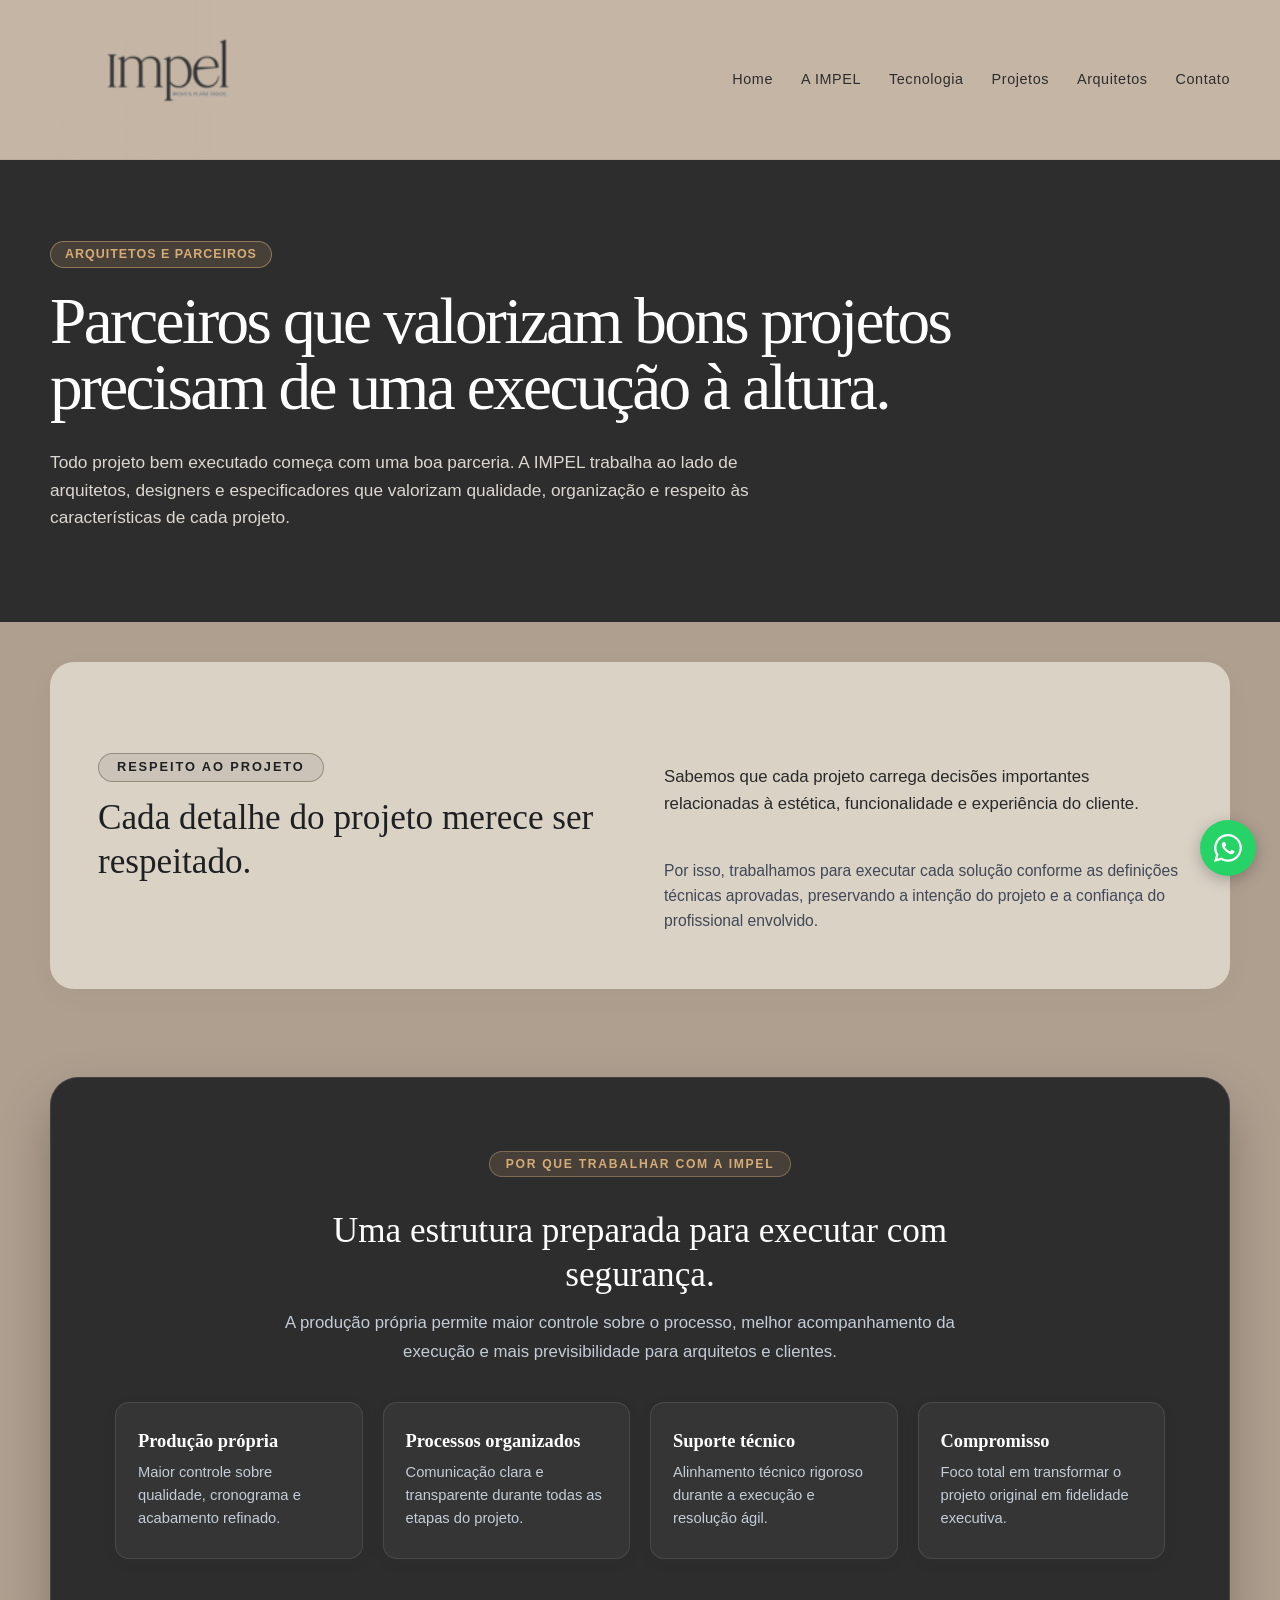
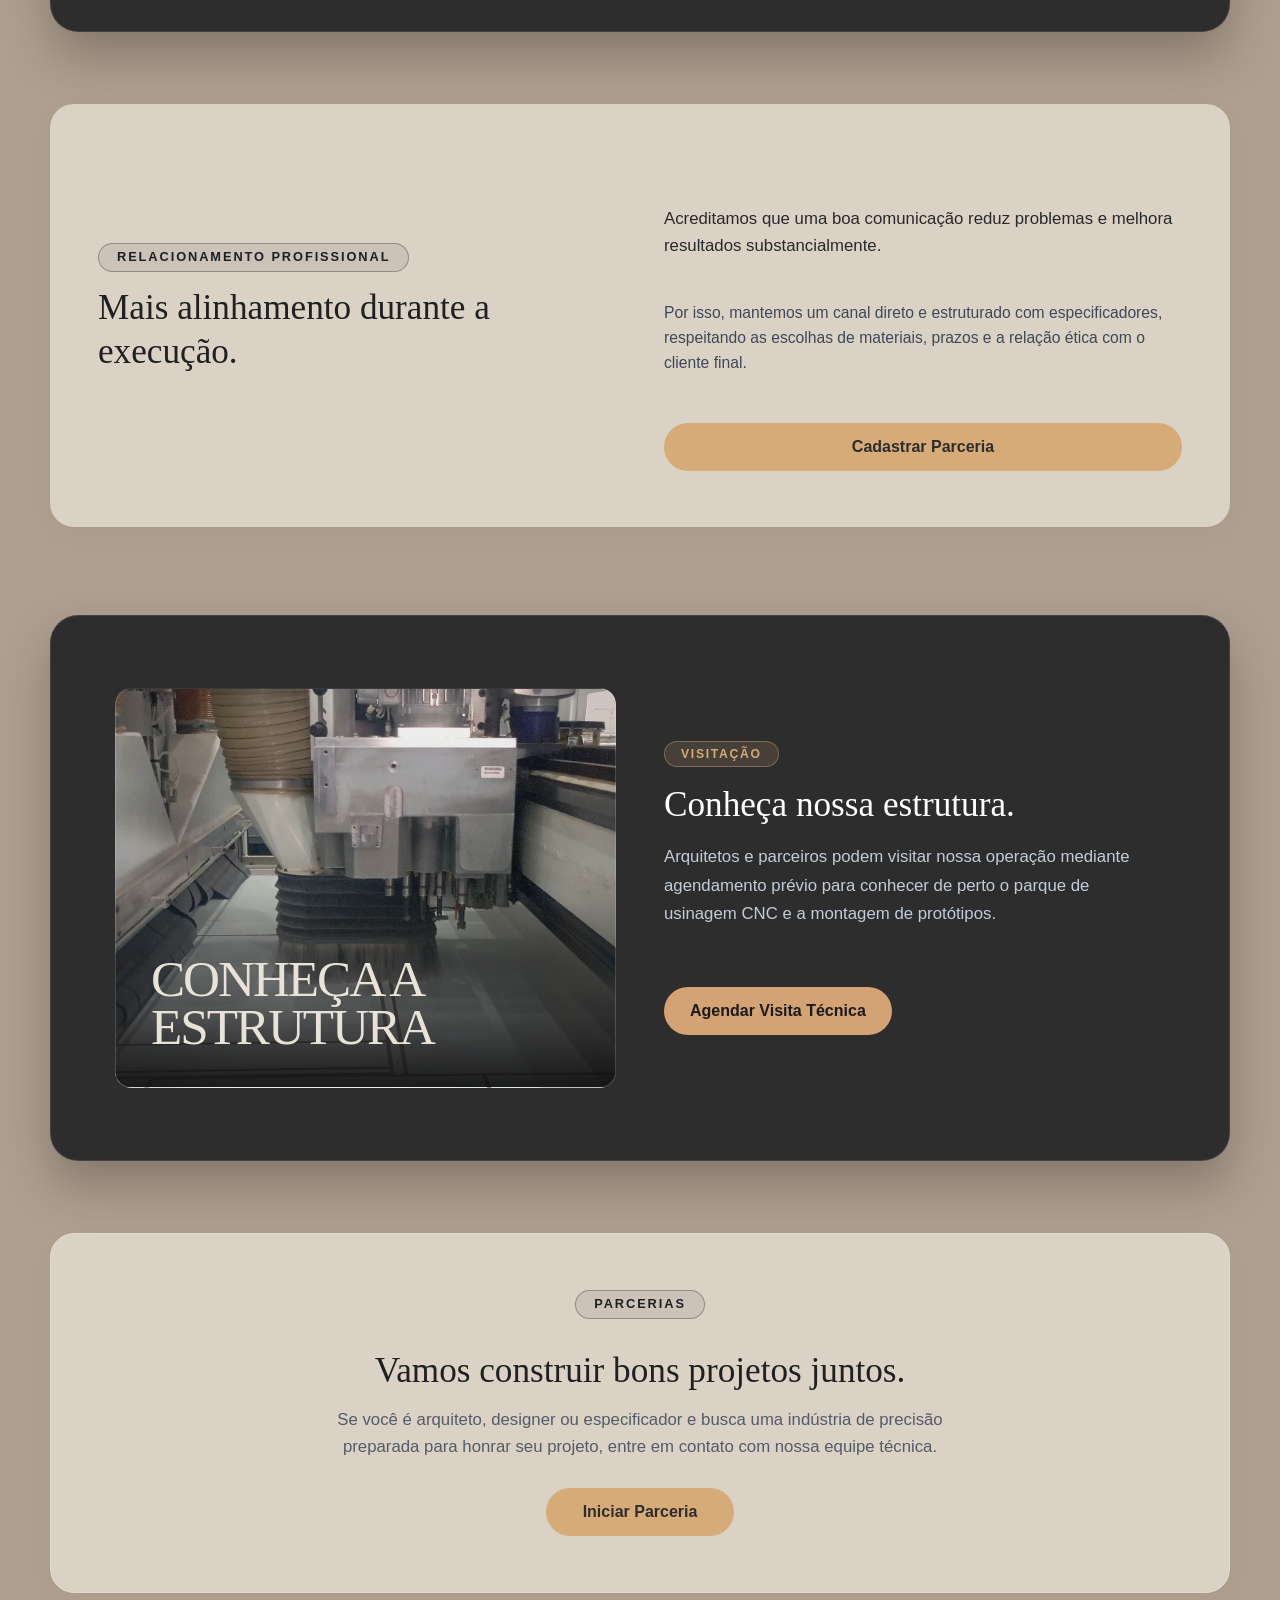
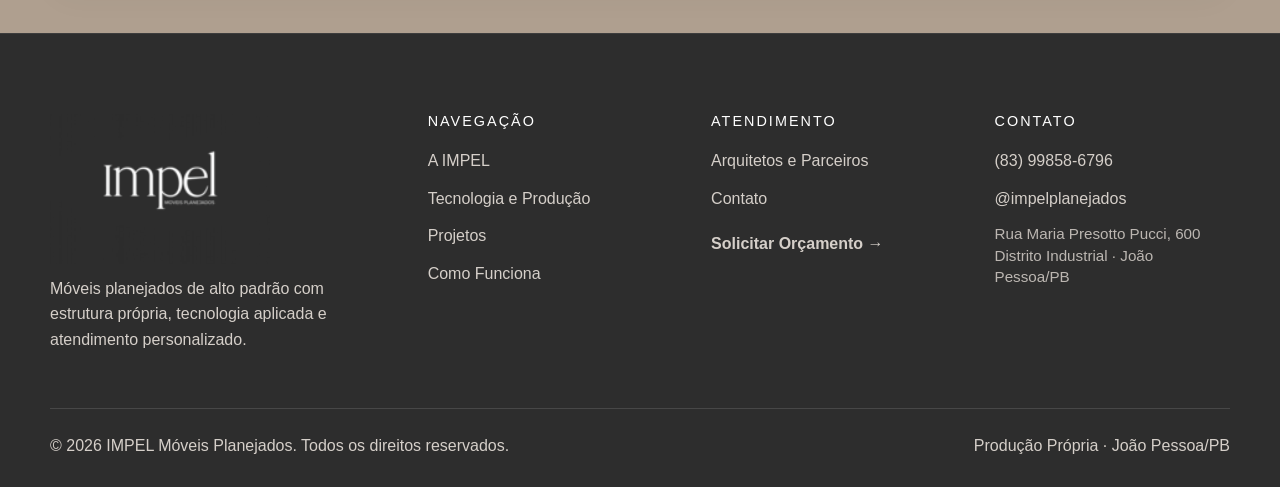
<file: arquitetos-e-parceiros.html>
<!DOCTYPE html>
<html lang="pt-BR">
<head>
<!-- Google Tag Manager -->
<script>(function(w,d,s,l,i){w[l]=w[l]||[];w[l].push({'gtm.start':
new Date().getTime(),event:'gtm.js'});var f=d.getElementsByTagName(s)[0],
j=d.createElement(s),dl=l!='dataLayer'?'&l='+l:'';j.async=true;j.src=
'https://www.googletagmanager.com/gtm.js?id='+i+dl;f.parentNode.insertBefore(j,f);
})(window,document,'script','dataLayer','GTM-M6DFN7XG');</script>
<!-- End Google Tag Manager -->
  <link rel="icon" type="image/svg+xml" href="assets/images/favicon.svg">
  <link rel="icon" type="image/png" sizes="32x32" href="assets/images/favicon-32x32.png">
  <link rel="shortcut icon" href="favicon.ico">
  <meta charset="UTF-8">
  <meta name="viewport" content="width=device-width, initial-scale=1.0">

  <title>Arquitetos e Parceiros | IMPEL</title>
  <link rel="apple-touch-icon" href="/assets/images/icon-192.png" />
  <meta name="description" content="Estrutura, suporte e capacidade de execução para arquitetos, designers e especificadores.">
  <link rel="canonical" href="https://impelplanejados.com.br/arquitetos-e-parceiros.html" />
  <meta property="og:type" content="website" />
  <meta property="og:url" content="https://impelplanejados.com.br/arquitetos-e-parceiros.html" />
  <meta property="og:title" content="Arquitetos e Parceiros | Parceria Técnica IMPEL" />
  <meta property="og:description" content="Viabilizamos projetos autorais com fidelidade milimétrica, suporte de engenharia e pontualidade." />
  <meta property="og:image" content="https://impelplanejados.com.br/assets/fabrica/cnc-operacao-impel.webp" />
  <meta name="twitter:card" content="summary_large_image" />

  <link rel="stylesheet" href="css/reset.css?v=1789746345">
  <link rel="stylesheet" href="css/variables.css?v=1789746345">
  <link rel="stylesheet" href="css/base.css?v=1789746345">
  <link rel="stylesheet" href="css/layout.css?v=1789746345">
  <link rel="stylesheet" href="css/components.css?v=1789746345">
  <link rel="stylesheet" href="css/pages.css?v=1789746345">
  <link rel="stylesheet" href="css/responsive.css?v=1789746345">

<style>
/* ARQUITETOS CARDS STYLING */
.arq-cards-grid {
  display: grid;
  grid-template-columns: repeat(4, 1fr);
  gap: 20px;
}
@media (max-width: 900px) {
  .arq-cards-grid { grid-template-columns: repeat(2, 1fr); }
}
@media (max-width: 500px) {
  .arq-cards-grid { grid-template-columns: 1fr; }
}

.arq-cards-grid .info-card {
  background: rgba(255, 255, 255, 0.04) !important;
  border: 1px solid rgba(255, 255, 255, 0.1) !important;
  border-radius: 14px !important;
  padding: 28px 22px !important;
}
.arq-cards-grid .info-card h3 {
  color: #FFFFFF !important;
  font-size: 1.15rem !important;
  font-weight: 700 !important;
  margin-bottom: 10px !important;
}
.arq-cards-grid .info-card p {
  color: #CBD5E1 !important;
  font-size: 0.92rem !important;
  line-height: 1.55 !important;
  margin: 0 !important;
}
</style>

</head>

<body>
<!-- Google Tag Manager (noscript) -->
<noscript><iframe src="https://www.googletagmanager.com/ns.html?id=GTM-M6DFN7XG"
height="0" width="0" style="display:none;visibility:hidden"></iframe></noscript>
<!-- End Google Tag Manager (noscript) -->
  <div id="site-header"></div>

  <main>
    <section class="page-hero">
      <div class="container page-hero-content">
        <span class="eyebrow">Arquitetos e Parceiros</span>

        <h1>Parceiros que valorizam bons projetos precisam de uma execução à altura.</h1>

        <p>
          Todo projeto bem executado começa com uma boa parceria. A IMPEL trabalha ao lado de arquitetos,
          designers e especificadores que valorizam qualidade, organização e respeito às características
          de cada projeto.
        </p>
      </div>
    </section>

    <section class="section" style="padding: 40px 0;">
      <div class="container section-grid" style="background: #DAD2C5; border-radius: 24px; padding: 56px 48px; box-shadow: 0 8px 30px rgba(0,0,0,0.03); align-items: center; gap: 48px;">
        <div>
          <span class="eyebrow" style="display: inline-block; background: rgba(30, 32, 34, 0.08); border: 1px solid rgba(30, 32, 34, 0.2); color: #1E2022 !important; font-weight: 700; letter-spacing: 0.1em; padding: 6px 18px; border-radius: 999px; margin-bottom: 16px;">Respeito ao projeto</span>
          <h2 style="color: #1E2022 !important; font-size: 2.2rem; line-height: 1.25; margin-bottom: 14px;">Cada detalhe do projeto merece ser respeitado.</h2>
        </div>

        <div class="section-text">
          <p style="color: #1E2022 !important; font-size: 1.05rem; line-height: 1.6; margin-bottom: 16px; font-weight: 500;">
            Sabemos que cada projeto carrega decisões importantes relacionadas à estética, funcionalidade e experiência do cliente.
          </p>
          <p style="color: #374151 !important; font-size: 0.98rem; line-height: 1.6; margin: 0;">
            Por isso, trabalhamos para executar cada solução conforme as definições técnicas aprovadas, preservando a intenção do projeto e a confiança do profissional envolvido.
          </p>
        </div>
      </div>
    </section>

        <section class="section section-muted" style="padding: 40px 0;">
      <div class="container" style="background: #1E2022; border-radius: 24px; padding: 56px 48px; border: 1px solid rgba(255, 255, 255, 0.08); box-shadow: 0 10px 30px rgba(0,0,0,0.15);">
        <div class="section-heading" style="margin-bottom: 36px;">
          <span class="eyebrow" style="display: inline-flex !important; align-items: center !important; font-size: 0.76rem !important; font-weight: 700 !important; text-transform: uppercase !important; letter-spacing: 0.14em !important; padding: 6px 16px !important; border-radius: 9999px !important; margin-bottom: 16px !important; color: #D6AB78 !important; background-color: rgba(214, 171, 120, 0.15) !important; border: 1px solid rgba(214, 171, 120, 0.4) !important;">Por que trabalhar com a IMPEL</span>
          <h2 style="color: #FFFFFF !important; font-size: 2.1rem; line-height: 1.25; margin-bottom: 12px;">Uma estrutura preparada para executar com segurança.</h2>
          <p style="color: #CBD5E1 !important; font-size: 1.05rem; line-height: 1.6; max-width: 720px; margin: 0;">
            A produção própria permite maior controle sobre o processo, melhor acompanhamento da execução e mais previsibilidade para arquitetos e clientes.
          </p>
        </div>

        <div class="arq-cards-grid">
          <article class="info-card">
            <h3>Produção própria</h3>
            <p>Maior controle sobre qualidade, cronograma e acabamento refinado.</p>
          </article>
          <article class="info-card">
            <h3>Processos organizados</h3>
            <p>Comunicação clara e transparente durante todas as etapas do projeto.</p>
          </article>
          <article class="info-card">
            <h3>Suporte técnico</h3>
            <p>Alinhamento técnico rigoroso durante a execução e resolução ágil.</p>
          </article>
          <article class="info-card">
            <h3>Compromisso</h3>
            <p>Foco total em transformar o projeto original em fidelidade executiva.</p>
          </article>
        </div>
      </div>
    </section>

        <section class="section" style="padding: 40px 0;">
      <div class="container section-grid" style="background: #DAD2C5; border-radius: 24px; padding: 56px 48px; box-shadow: 0 8px 30px rgba(0,0,0,0.03); align-items: center; gap: 48px;">
        <div>
          <span class="eyebrow" style="display: inline-block; background: rgba(30, 32, 34, 0.08); border: 1px solid rgba(30, 32, 34, 0.2); color: #1E2022 !important; font-weight: 700; letter-spacing: 0.1em; padding: 6px 18px; border-radius: 999px; margin-bottom: 16px;">Relacionamento profissional</span>
          <h2 style="color: #1E2022 !important; font-size: 2.2rem; line-height: 1.25; margin-bottom: 14px;">Mais alinhamento durante a execução.</h2>
        </div>

        <div class="section-text">
          <p style="color: #1E2022 !important; font-size: 1.05rem; line-height: 1.6; margin-bottom: 16px;">
            Acreditamos que uma boa comunicação reduz problemas e melhora resultados substancialmente.
          </p>
          <p style="color: #374151 !important; font-size: 0.98rem; line-height: 1.6; margin-bottom: 24px;">
            Por isso, mantemos um canal direto e estruturado com especificadores, respeitando as escolhas de materiais, prazos e a relação ética com o cliente final.
          </p>
          <a href="parceria-arquitetos.html" class="btn btn-primary" style="display: inline-flex !important; align-items: center !important; justify-content: center !important; padding: 13px 26px !important; line-height: 1 !important;">Cadastrar Parceria</a>
        </div>
      </div>
    </section>

        <section class="section section-muted" style="padding: 40px 0;">
      <div class="container structure-grid" style="background: #1E2022; border-radius: 24px; padding: 48px; border: 1px solid rgba(255, 255, 255, 0.08); box-shadow: 0 10px 30px rgba(0,0,0,0.15);">
        <div class="structure-visual">
          <div class="image-placeholder" data-bg style="background-image: url('/assets/fabrica/nesting-pecas-cortadas.webp');">
            <span>Conheça a Estrutura</span>
          </div>
        </div>

        <div class="structure-content">
          <span class="eyebrow" style="display: inline-flex !important; align-items: center !important; font-size: 0.76rem !important; font-weight: 700 !important; text-transform: uppercase !important; letter-spacing: 0.14em !important; padding: 6px 16px !important; border-radius: 9999px !important; margin-bottom: 16px !important; color: #D6AB78 !important; background-color: rgba(214, 171, 120, 0.15) !important; border: 1px solid rgba(214, 171, 120, 0.4) !important;">Visitação</span>
          <h2 style="color: #FFFFFF !important; font-size: 2rem; margin-bottom: 16px; line-height: 1.2;">Conheça nossa estrutura.</h2>
          <p style="color: #CBD5E1 !important; font-size: 0.98rem; line-height: 1.6; margin-bottom: 24px;">
            Arquitetos e parceiros podem visitar nossa operação mediante agendamento prévio para conhecer de perto o parque de usinagem CNC e a montagem de protótipos.
          </p>

          <a class="btn btn-primary" href="parceria-arquitetos.html" style="display: inline-flex !important; align-items: center !important; justify-content: center !important; padding: 13px 26px !important; line-height: 1 !important;">Agendar Visita Técnica</a>
        </div>
      </div>
    </section>

        <section class="section final-cta" style="padding: 40px 0;">
      <div class="container final-cta-box" style="background: #DAD2C5; border-radius: 24px; padding: 56px 48px; box-shadow: 0 8px 30px rgba(0,0,0,0.03); text-align: center;">
        <span class="eyebrow" style="display: inline-block; background: rgba(30, 32, 34, 0.08); border: 1px solid rgba(30, 32, 34, 0.2); color: #1E2022 !important; font-weight: 700; letter-spacing: 0.1em; padding: 6px 18px; border-radius: 999px; margin-bottom: 16px;">Parcerias</span>
        <h2 style="color: #1E2022 !important; font-size: 2.2rem; line-height: 1.25; margin-bottom: 14px;">Vamos construir bons projetos juntos.</h2>
        <p style="color: #4B5563 !important; font-size: 1.05rem; line-height: 1.6; max-width: 650px; margin: 0 auto 28px auto;">
          Se você é arquiteto, designer ou especificador e busca uma indústria de precisão preparada para honrar seu projeto, entre em contato com nossa equipe técnica.
        </p>

        <div class="hero-actions" style="display: flex; justify-content: center;">
          <a class="btn btn-primary" href="parceria-arquitetos.html" style="display: inline-flex !important; align-items: center !important; justify-content: center !important; padding: 14px 36px !important; font-size: 1rem !important; line-height: 1 !important;">Iniciar Parceria</a>
        </div>
      </div>
    </section>
  </main>

  <div id="site-footer"></div>

  <a class="whatsapp-float" href="parceria-arquitetos.html" target="_blank" rel="noopener" style="text-decoration: none;" aria-label="Falar no WhatsApp">
    <svg viewBox="0 0 32 32">
      <path d="M16 2a13.9 13.9 0 0 0-12 20.9L2 30l7.3-1.9A13.9 13.9 0 1 0 16 2zm0 25.5a11.5 11.5 0 0 1-5.9-1.6l-.4-.3-4.4 1.1 1.2-4.2-.3-.4A11.6 11.6 0 1 1 16 27.5zm6.4-8.6c-.3-.2-2-.9-2.3-1s-.5-.2-.7.2-.8 1-1 1.2-.4.2-.7 0a9.2 9.2 0 0 1-2.7-1.7 10.1 10.1 0 0 1-1.9-2.3c-.2-.3 0-.5.1-.7l.5-.6c.2-.2.3-.4.4-.6a.7.7 0 0 0 0-.7c-.1-.2-.7-1.7-.9-2.3s-.5-.5-.7-.5h-.6a1.2 1.2 0 0 0-.9.4 3.7 3.7 0 0 0-1.2 2.7 6.4 6.4 0 0 0 1.4 3.5 14.7 14.7 0 0 0 5.6 5 5 5 0 0 0 3.3.6 3.1 3.1 0 0 0 2.1-1.5 2.5 2.5 0 0 0 .2-1.5c-.1-.1-.3-.2-.6-.3z"/>
    </svg>
  </a>

  <script src="js/includes.js"></script>
  <script src="data/settings.js"></script>
  <script src="data/company.js"></script>
  <script src="js/whatsapp.js"></script>
  <script src="js/forms.js"></script>
  <script src="js/menu.js"></script>
  <script src="js/main.js"></script>
</body>
</html>
</file>
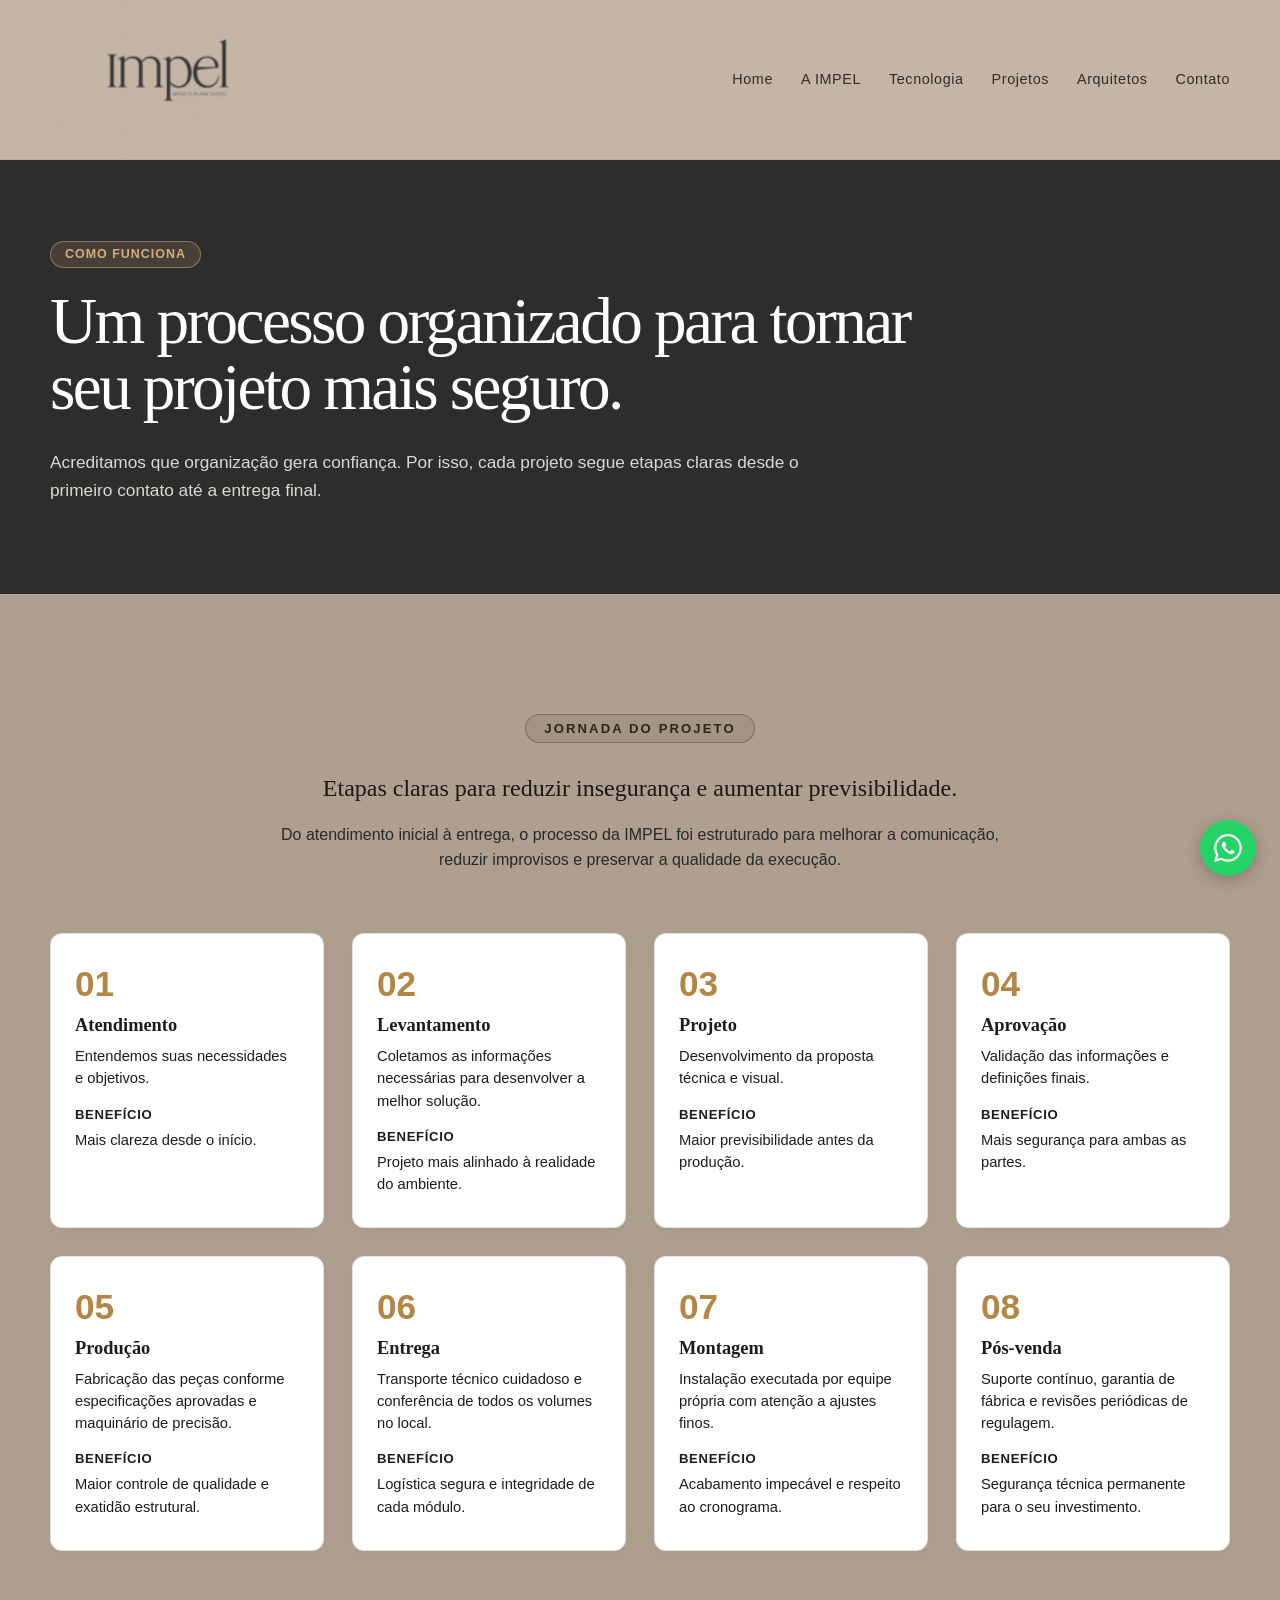
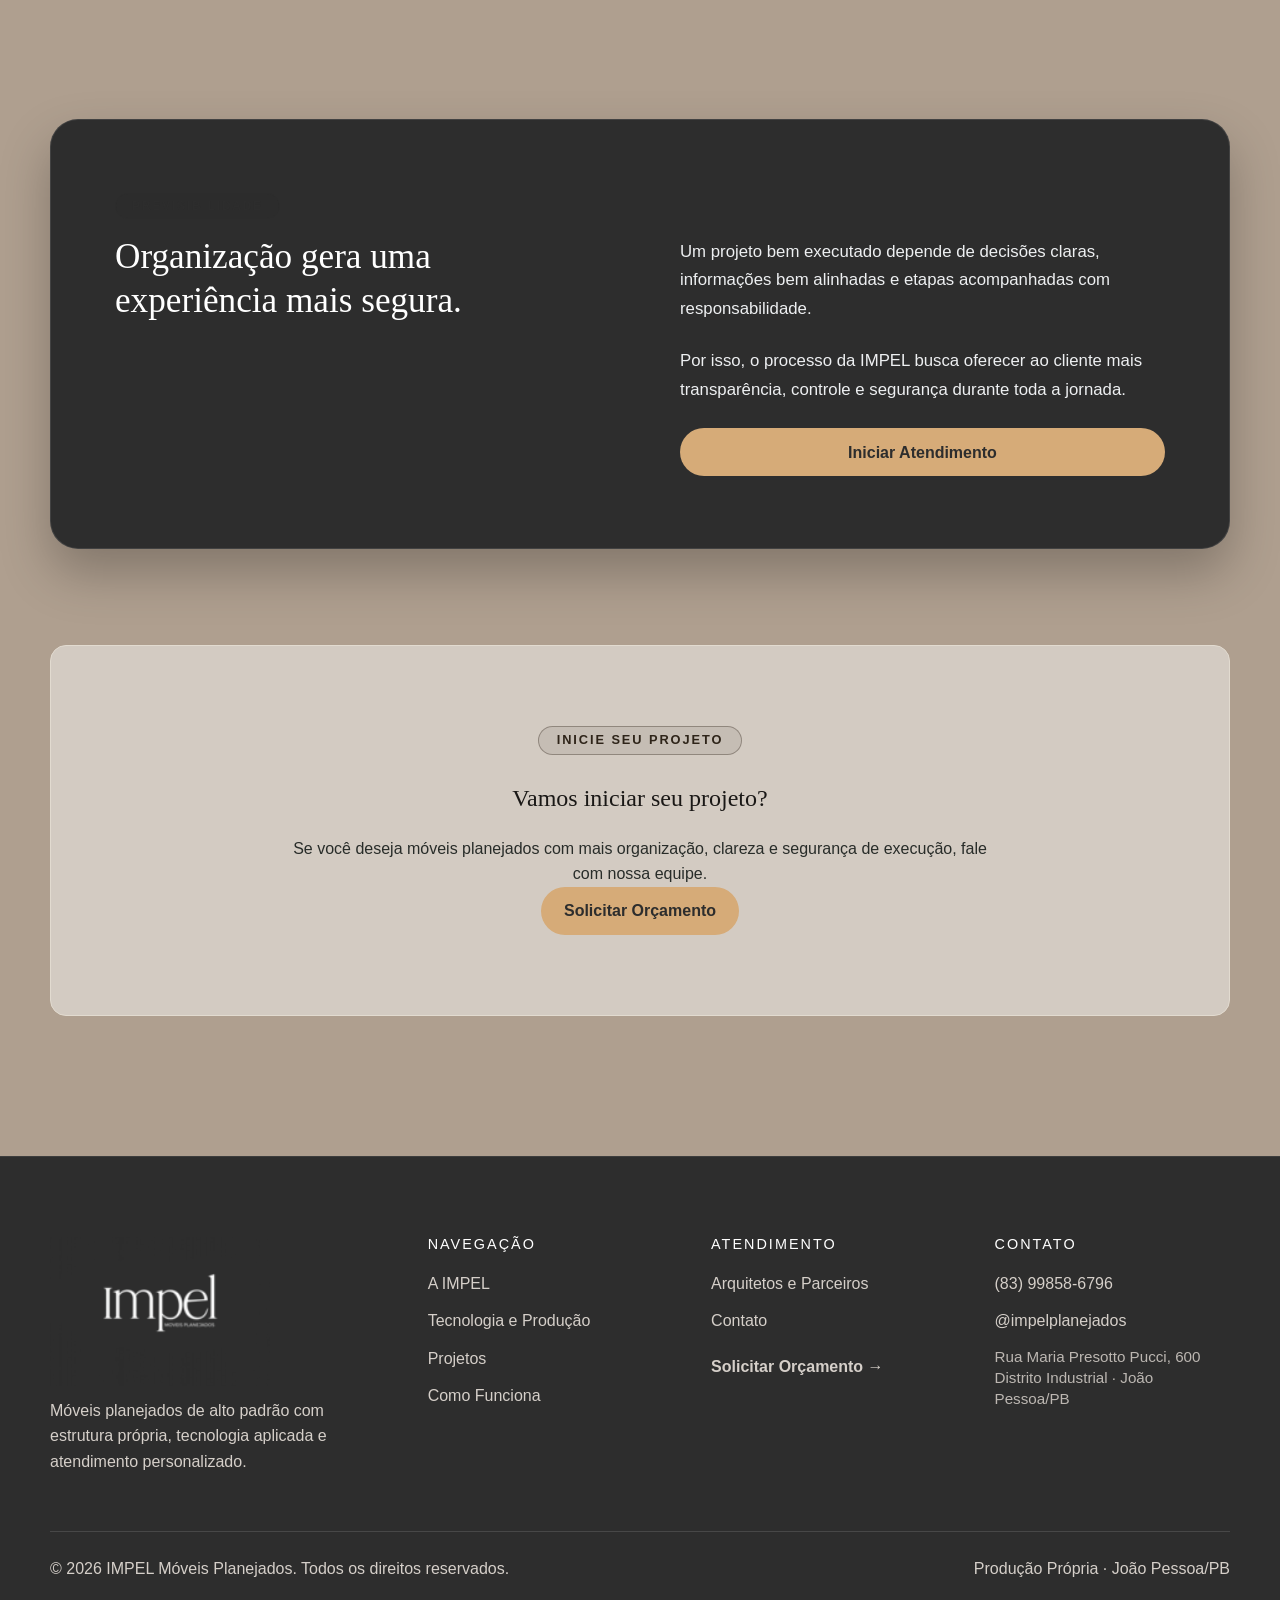
<file: como-funciona.html>
<!DOCTYPE html>
<html lang="pt-BR">
<head>
<!-- Google Tag Manager -->
<script>(function(w,d,s,l,i){w[l]=w[l]||[];w[l].push({'gtm.start':
new Date().getTime(),event:'gtm.js'});var f=d.getElementsByTagName(s)[0],
j=d.createElement(s),dl=l!='dataLayer'?'&l='+l:'';j.async=true;j.src=
'https://www.googletagmanager.com/gtm.js?id='+i+dl;f.parentNode.insertBefore(j,f);
})(window,document,'script','dataLayer','GTM-M6DFN7XG');</script>
<!-- End Google Tag Manager -->
  <link rel="icon" type="image/svg+xml" href="assets/images/favicon.svg">
  <link rel="icon" type="image/png" sizes="32x32" href="assets/images/favicon-32x32.png">
  <link rel="shortcut icon" href="favicon.ico">
  <meta charset="UTF-8" />
  <meta name="viewport" content="width=device-width, initial-scale=1.0" />

  <title>Como Funciona | Processo IMPEL</title>
  <link rel="apple-touch-icon" href="/assets/images/icon-192.png" />
  <meta name="description" content="Conheça o processo da IMPEL desde o atendimento até a entrega final do projeto." />
  <link rel="canonical" href="https://impelplanejados.com.br/como-funciona.html" />
  <meta property="og:type" content="website" />
  <meta property="og:url" content="https://impelplanejados.com.br/como-funciona.html" />
  <meta property="og:title" content="Como Funciona | IMPEL Móveis Planejados" />
  <meta property="og:description" content="Entenda nosso processo: do alinhamento técnico do projeto à usinagem CNC e instalação rigorosa." />
  <meta property="og:image" content="https://impelplanejados.com.br/assets/fabrica/cnc-operacao-impel.webp" />
  <meta name="twitter:card" content="summary_large_image" />

  <link rel="stylesheet" href="css/reset.css?v=1789746345" />
  <link rel="stylesheet" href="css/variables.css?v=1789746345" />
  <link rel="stylesheet" href="css/base.css?v=1789746345" />
  <link rel="stylesheet" href="css/layout.css?v=1789746345" />
  <link rel="stylesheet" href="css/components.css?v=1789746345" />
  <link rel="stylesheet" href="css/pages.css?v=1789746345" />
  <link rel="stylesheet" href="css/responsive.css?v=1789746345" />

<style>
/* CARDS DA JORNADA DO PROJETO - ALTO CONTRASTE */
.process-grid .process-card {
  background: #FFFFFF !important;
  border: 1px solid rgba(45, 45, 45, 0.14) !important;
  border-radius: 12px !important;
  padding: 32px 24px !important;
  box-shadow: 0 6px 20px rgba(0, 0, 0, 0.04) !important;
  transition: transform 0.2s ease, border-color 0.2s ease, box-shadow 0.2s ease !important;
}

.process-grid .process-card:hover {
  transform: translateY(-3px);
  border-color: #B38646 !important;
  box-shadow: 0 10px 24px rgba(0, 0, 0, 0.08) !important;
}

.process-grid .process-card span {
  display: block !important;
  color: #B38646 !important;
  font-size: 2.2rem !important;
  font-weight: 800 !important;
  line-height: 1 !important;
  margin-bottom: 14px !important;
}

.process-grid .process-card h3 {
  color: #1A1D20 !important;
  font-size: 1.15rem !important;
  font-weight: 700 !important;
  margin-bottom: 10px !important;
}

.process-grid .process-card p {
  color: #4A4E54 !important;
  font-size: 0.92rem !important;
  line-height: 1.5 !important;
}

.process-grid .process-card strong {
  display: inline-block !important;
  color: #1A1D20 !important;
  font-size: 0.82rem !important;
  text-transform: uppercase !important;
  letter-spacing: 0.05em !important;
  margin-top: 14px !important;
  margin-bottom: 4px !important;
}
</style>

</head>

<body>
<!-- Google Tag Manager (noscript) -->
<noscript><iframe src="https://www.googletagmanager.com/ns.html?id=GTM-M6DFN7XG"
height="0" width="0" style="display:none;visibility:hidden"></iframe></noscript>
<!-- End Google Tag Manager (noscript) -->
    <div id="site-header"></div>

  <main>
    <section class="page-hero">
      <div class="container page-hero-content">
        <span class="eyebrow">Como Funciona</span>
        <h1>Um processo organizado para tornar seu projeto mais seguro.</h1>
        <p>
          Acreditamos que organização gera confiança. Por isso, cada projeto segue etapas claras
          desde o primeiro contato até a entrega final.
        </p>
      </div>
    </section>

    <section class="section">
      <div class="container">
        <div class="section-heading">
          <span class="eyebrow">Jornada do projeto</span>
          <h2>Etapas claras para reduzir insegurança e aumentar previsibilidade.</h2>
          <p>
            Do atendimento inicial à entrega, o processo da IMPEL foi estruturado para melhorar
            a comunicação, reduzir improvisos e preservar a qualidade da execução.
          </p>
        </div>

        <div class="process-grid">
          <article class="process-card">
            <span>01</span>
            <h3>Atendimento</h3>
            <p>Entendemos suas necessidades e objetivos.</p>
            <strong>Benefício</strong>
            <p>Mais clareza desde o início.</p>
          </article>

          <article class="process-card">
            <span>02</span>
            <h3>Levantamento</h3>
            <p>Coletamos as informações necessárias para desenvolver a melhor solução.</p>
            <strong>Benefício</strong>
            <p>Projeto mais alinhado à realidade do ambiente.</p>
          </article>

          <article class="process-card">
            <span>03</span>
            <h3>Projeto</h3>
            <p>Desenvolvimento da proposta técnica e visual.</p>
            <strong>Benefício</strong>
            <p>Maior previsibilidade antes da produção.</p>
          </article>

          <article class="process-card">
            <span>04</span>
            <h3>Aprovação</h3>
            <p>Validação das informações e definições finais.</p>
            <strong>Benefício</strong>
            <p>Mais segurança para ambas as partes.</p>
          </article>

          <article class="process-card">
            <span>05</span>
            <h3>Produção</h3>
            <p>Fabricação das peças conforme especificações aprovadas e maquinário de precisão.</p>
            <strong>Benefício</strong>
            <p>Maior controle de qualidade e exatidão estrutural.</p>
          </article>

          <article class="process-card">
            <span>06</span>
            <h3>Entrega</h3>
            <p>Transporte técnico cuidadoso e conferência de todos os volumes no local.</p>
            <strong>Benefício</strong>
            <p>Logística segura e integridade de cada módulo.</p>
          </article>

          <article class="process-card">
            <span>07</span>
            <h3>Montagem</h3>
            <p>Instalação executada por equipe própria com atenção a ajustes finos.</p>
            <strong>Benefício</strong>
            <p>Acabamento impecável e respeito ao cronograma.</p>
          </article>

          <article class="process-card">
            <span>08</span>
            <h3>Pós-venda</h3>
            <p>Suporte contínuo, garantia de fábrica e revisões periódicas de regulagem.</p>
            <strong>Benefício</strong>
            <p>Segurança técnica permanente para o seu investimento.</p>
          </article>
        </div>
      </div>
    </section>

    <section class="section section-muted">
      <div class="container section-grid">
        <div>
          <span class="eyebrow">Previsibilidade</span>
          <h2>Organização gera uma experiência mais segura.</h2>
        </div>

        <div class="section-text">
          <p>
            Um projeto bem executado depende de decisões claras, informações bem alinhadas e etapas
            acompanhadas com responsabilidade.
          </p>
          <p>
            Por isso, o processo da IMPEL busca oferecer ao cliente mais transparência, controle
            e segurança durante toda a jornada.
          </p>

          <button class="btn btn-light" data-whatsapp>Iniciar Atendimento</button>
        </div>
      </div>
    </section>

    <section class="section final-cta">
      <div class="container final-cta-box">
        <span class="eyebrow">Inicie seu projeto</span>
        <h2>Vamos iniciar seu projeto?</h2>
        <p>
          Se você deseja móveis planejados com mais organização, clareza e segurança de execução,
          fale com nossa equipe.
        </p>

        <div class="hero-actions">
          <a class="btn btn-primary" href="contato.html"  >Solicitar Orçamento</a>
        </div>
      </div>
    </section>
  </main>

   <div id="site-footer"></div>

  <a class="whatsapp-float" href="https://wa.me/5583998586796?text=Ol%C3%A1%2C%20gostaria%20de%20solicitar%20um%20or%C3%A7amento%20para%20meu%20projeto." target="_blank" rel="noopener" style="text-decoration: none;" aria-label="Falar no WhatsApp">
    <svg viewBox="0 0 32 32">
      <path d="M16 2a13.9 13.9 0 0 0-12 20.9L2 30l7.3-1.9A13.9 13.9 0 1 0 16 2zm0 25.5a11.5 11.5 0 0 1-5.9-1.6l-.4-.3-4.4 1.1 1.2-4.2-.3-.4A11.6 11.6 0 1 1 16 27.5zm6.4-8.6c-.3-.2-2-.9-2.3-1s-.5-.2-.7.2-.8 1-1 1.2-.4.2-.7 0a9.2 9.2 0 0 1-2.7-1.7 10.1 10.1 0 0 1-1.9-2.3c-.2-.3 0-.5.1-.7l.5-.6c.2-.2.3-.4.4-.6a.7.7 0 0 0 0-.7c-.1-.2-.7-1.7-.9-2.3s-.5-.5-.7-.5h-.6a1.2 1.2 0 0 0-.9.4 3.7 3.7 0 0 0-1.2 2.7 6.4 6.4 0 0 0 1.4 3.5 14.7 14.7 0 0 0 5.6 5 5 5 0 0 0 3.3.6 3.1 3.1 0 0 0 2.1-1.5 2.5 2.5 0 0 0 .2-1.5c-.1-.1-.3-.2-.6-.3z"/>
    </svg>
  </a>

  <script src="js/includes.js"></script>
  <script src="data/settings.js"></script>
  <script src="data/company.js"></script>
  <script src="js/whatsapp.js"></script>
  <script src="js/forms.js"></script>
  <script src="js/menu.js"></script>
  <script src="js/main.js"></script>
</body>
</html>
</file>
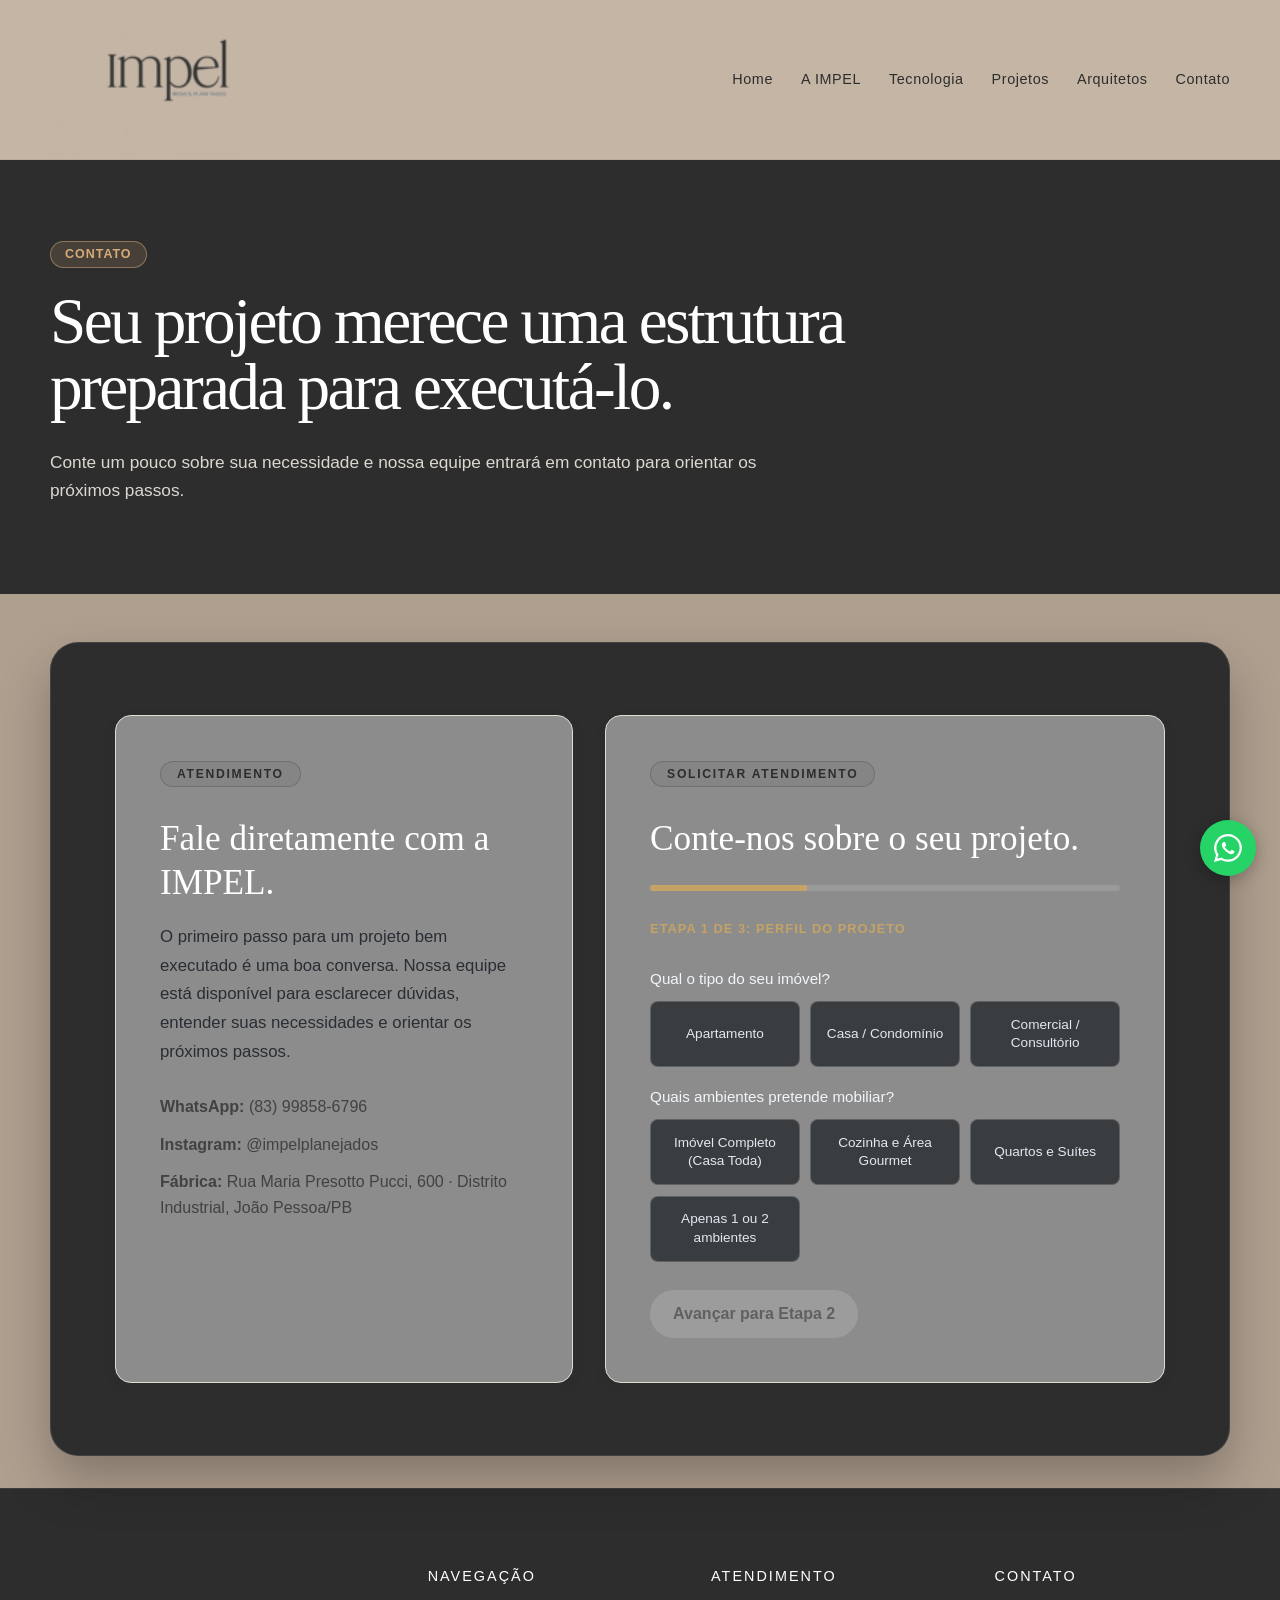
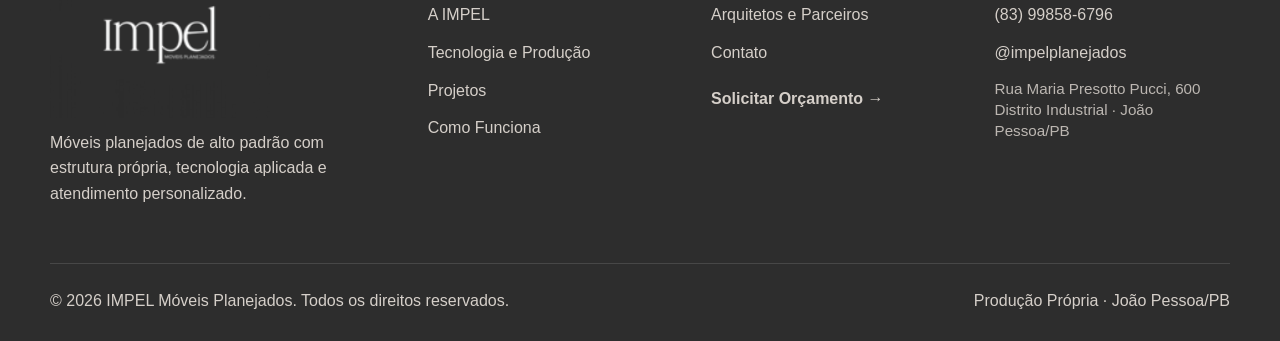
<file: contato.html>
<!DOCTYPE html>
<html lang="pt-BR">
<head>
<!-- Google Tag Manager -->
<script>(function(w,d,s,l,i){w[l]=w[l]||[];w[l].push({'gtm.start':
new Date().getTime(),event:'gtm.js'});var f=d.getElementsByTagName(s)[0],
j=d.createElement(s),dl=l!='dataLayer'?'&l='+l:'';j.async=true;j.src=
'https://www.googletagmanager.com/gtm.js?id='+i+dl;f.parentNode.insertBefore(j,f);
})(window,document,'script','dataLayer','GTM-M6DFN7XG');</script>
<!-- End Google Tag Manager -->
  <link rel="icon" type="image/svg+xml" href="assets/images/favicon.svg">
  <link rel="icon" type="image/png" sizes="32x32" href="assets/images/favicon-32x32.png">
  <link rel="shortcut icon" href="favicon.ico">
  <meta charset="UTF-8">
  <meta name="viewport" content="width=device-width, initial-scale=1.0">

  <title>Contato | IMPEL Móveis Planejados</title>
  <link rel="apple-touch-icon" href="/assets/images/icon-192.png" />

  <meta name="description"
        content="Entre em contato com a IMPEL Móveis Planejados para solicitar orçamento ou tirar dúvidas sobre seu projeto.">
  <link rel="canonical" href="https://impelplanejados.com.br/contato.html" />
  <meta property="og:type" content="website" />
  <meta property="og:url" content="https://impelplanejados.com.br/contato.html" />
  <meta property="og:title" content="Contato e Orçamento | IMPEL Móveis Planejados" />
  <meta property="og:description" content="Fale com nossa equipe técnica e solicite o orçamento do seu projeto planejado." />
  <meta property="og:image" content="https://impelplanejados.com.br/assets/fabrica/cnc-operacao-impel.webp" />
  <meta name="twitter:card" content="summary_large_image" />

  <link rel="stylesheet" href="css/reset.css?v=1789746345">
  <link rel="stylesheet" href="css/variables.css?v=1789746345">
  <link rel="stylesheet" href="css/base.css?v=1789746345">
  <link rel="stylesheet" href="css/layout.css?v=1789746345">
  <link rel="stylesheet" href="css/components.css?v=1789746345">
  <link rel="stylesheet" href="css/pages.css?v=1789746345">
  <link rel="stylesheet" href="css/responsive.css?v=1789746345">

<style>
/* Reset e Estrutura do Card de Triagem */
.quiz-form {
  display: flex;
  flex-direction: column;
  gap: 1.25rem;
}

.quiz-progress-bar {
  width: 100%;
  height: 6px;
  background: rgba(255, 255, 255, 0.12);
  border-radius: 999px;
  overflow: hidden;
  margin-bottom: 0.5rem;
}

.quiz-progress-fill {
  height: 100%;
  background: #C5A265;
  transition: width 0.35s cubic-bezier(0.4, 0, 0.2, 1);
}

.quiz-step-counter {
  font-size: 0.8rem;
  color: #C5A265;
  font-weight: 600;
  text-transform: uppercase;
  letter-spacing: 0.08em;
  margin-bottom: 0.5rem;
}

.quiz-label {
  display: block;
  font-size: 0.95rem;
  color: #F1F5F9;
  font-weight: 500;
  margin-bottom: 0.75rem;
  line-height: 1.4;
}

/* Grid de Cards de Seleção */
.quiz-options-grid {
  display: grid;
  grid-template-columns: repeat(auto-fit, minmax(130px, 1fr));
  gap: 0.65rem;
  margin-bottom: 1.1rem;
}

/* Botões Estilo Card */
.quiz-btn {
  background: #3A3D40 !important;
  border: 1px solid rgba(255, 255, 255, 0.18) !important;
  color: #E2E8F0 !important;
  padding: 0.85rem 0.75rem !important;
  border-radius: 8px !important;
  font-size: 0.85rem !important;
  font-weight: 500 !important;
  line-height: 1.35 !important;
  text-align: center !important;
  cursor: pointer !important;
  transition: all 0.2s ease !important;
  display: flex !important;
  align-items: center !important;
  justify-content: center !important;
  min-height: 48px !important;
  box-sizing: border-box !important;
}

.quiz-btn:hover {
  background: #464A4E !important;
  border-color: #C5A265 !important;
  color: #FFF !important;
  transform: translateY(-1px);
}

/* Estado Selecionado */
.quiz-btn.selected {
  background: #C5A265 !important;
  border-color: #C5A265 !important;
  color: #1A1D20 !important;
  font-weight: 700 !important;
  box-shadow: 0 4px 12px rgba(197, 162, 101, 0.35) !important;
  transform: translateY(-1px);
}

/* Botões de Ação Inferiores */
.quiz-actions {
  display: flex;
  gap: 0.75rem;
  margin-top: 1rem;
}

.btn-secondary {
  background: transparent !important;
  border: 1px solid rgba(255, 255, 255, 0.25) !important;
  color: #CBD5E1 !important;
  padding: 0.75rem 1.25rem !important;
  border-radius: 8px !important;
  cursor: pointer !important;
  font-size: 0.9rem !important;
  font-weight: 500 !important;
  transition: all 0.2s ease !important;
}

.btn-secondary:hover {
  background: rgba(255, 255, 255, 0.08) !important;
  color: #FFF !important;
}

.btn-primary:disabled {
  opacity: 0.45 !important;
  cursor: not-allowed !important;
  filter: grayscale(1);
}
</style>

</head>

<body>
<!-- Google Tag Manager (noscript) -->
<noscript><iframe src="https://www.googletagmanager.com/ns.html?id=GTM-M6DFN7XG"
height="0" width="0" style="display:none;visibility:hidden"></iframe></noscript>
<!-- End Google Tag Manager (noscript) -->

<div id="site-header"></div>

<main>

  <section class="page-hero">
    <div class="container page-hero-content">

      <span class="eyebrow">Contato</span>

      <h1>
        Seu projeto merece uma estrutura preparada para executá-lo.
      </h1>

      <p>
        Conte um pouco sobre sua necessidade e nossa equipe entrará em contato para orientar os próximos passos.
      </p>

    </div>
  </section>

  <section class="section section-muted">

    <div class="container">

      <div class="contact-grid">

        <div class="contact-card">

          <span class="eyebrow">Atendimento</span>

          <h2>
            Fale diretamente com a IMPEL.
          </h2>

          <p>
            O primeiro passo para um projeto bem executado é uma boa conversa.
            Nossa equipe está disponível para esclarecer dúvidas,
            entender suas necessidades e orientar os próximos passos.
          </p>

          <ul class="contact-list">
            <li><strong>WhatsApp:</strong> <a href="https://wa.me/5583998586796" target="_blank" rel="noopener" style="color: inherit; text-decoration: none;">(83) 99858-6796</a></li>
            <li><strong>Instagram:</strong> <a href="https://www.instagram.com/impelplanejados/" target="_blank" rel="noopener" style="color: inherit; text-decoration: none;">@impelplanejados</a></li>
            <li><strong>Fábrica:</strong> <a href="https://www.google.com/maps/search/?api=1&query=Rua+Maria+Presotto+Pucci%2C+600%2C+Distrito+Industrial%2C+Jo%C3%A3o+Pessoa+-+PB" target="_blank" rel="noopener" style="color: inherit; text-decoration: none;">Rua Maria Presotto Pucci, 600 · Distrito Industrial, João Pessoa/PB</a></li>
          </ul>

          

        </div>

        <div class="contact-card">

          <span class="eyebrow">Solicitar Atendimento</span>

          <h2>
            Conte-nos sobre o seu projeto.
          </h2>

          <form class="contact-form quiz-form" id="contactForm">
  <div class="quiz-progress-bar"><div class="quiz-progress-fill" id="quizProgressFill" style="width: 33.33%;"></div></div>
  <div class="quiz-step-counter" id="quizStepCounter">Etapa 1 de 3: Perfil do Projeto</div>
  <div class="quiz-step" id="step1" data-step="1">
    <label class="quiz-label">Qual o tipo do seu imóvel?</label>
    <div class="quiz-options-grid">
      <button type="button" class="quiz-btn" data-field="tipo" data-value="Apartamento">Apartamento</button>
      <button type="button" class="quiz-btn" data-field="tipo" data-value="Casa / Condomínio">Casa / Condomínio</button>
      <button type="button" class="quiz-btn" data-field="tipo" data-value="Comercial / Consultório">Comercial / Consultório</button>
    </div>
    <label class="quiz-label" style="margin-top: 1.2rem;">Quais ambientes pretende mobiliar?</label>
    <div class="quiz-options-grid">
      <button type="button" class="quiz-btn" data-field="ambientes" data-value="Imóvel Completo (Casa Toda)">Imóvel Completo (Casa Toda)</button>
      <button type="button" class="quiz-btn" data-field="ambientes" data-value="Cozinha e Área Gourmet">Cozinha e Área Gourmet</button>
      <button type="button" class="quiz-btn" data-field="ambientes" data-value="Quartos e Suítes">Quartos e Suítes</button>
      <button type="button" class="quiz-btn" data-field="ambientes" data-value="Apenas 1 ou 2 ambientes">Apenas 1 ou 2 ambientes</button>
    </div>
    <div class="quiz-actions" style="margin-top: 1.5rem;">
      <button type="button" class="btn btn-primary" id="btnStep1Next" disabled>Avançar para Etapa 2</button>
    </div>
  </div>
  <div class="quiz-step" id="step2" data-step="2" style="display: none;">
    <label class="quiz-label">Já possui planta ou projeto arquitetônico?</label>
    <div class="quiz-options-grid">
      <button type="button" class="quiz-btn" data-field="projeto" data-value="Sim, já tenho planta/projeto">Sim, já tenho planta/projeto</button>
      <button type="button" class="quiz-btn" data-field="projeto" data-value="Não, preciso do projeto técnico">Não, preciso do projeto técnico</button>
      <button type="button" class="quiz-btn" data-field="projeto" data-value="Imóvel em construção / na planta">Imóvel em construção / na planta</button>
    </div>
    <label class="quiz-label" style="margin-top: 1.2rem;">Previsão aproximada de investimento:</label>
    <div class="quiz-options-grid">
      <button type="button" class="quiz-btn" data-field="investimento" data-value="R$ 20 mil a R$ 40 mil">R$ 20 mil a R$ 40 mil</button>
      <button type="button" class="quiz-btn" data-field="investimento" data-value="R$ 40 mil a R$ 80 mil">R$ 40 mil a R$ 80 mil</button>
      <button type="button" class="quiz-btn" data-field="investimento" data-value="Acima de R$ 80 mil">Acima de R$ 80 mil</button>
      <button type="button" class="quiz-btn" data-field="investimento" data-value="Prefiro avaliar proposta">Prefiro avaliar proposta</button>
    </div>
    <div class="quiz-actions" style="display: flex; gap: 12px; margin-top: 1.5rem;">
      <button type="button" class="btn btn-secondary" id="btnStep2Prev">Voltar</button>
      <button type="button" class="btn btn-primary" id="btnStep2Next" disabled>Avançar para Etapa Final</button>
    </div>
  </div>
  <div class="quiz-step" id="step3" data-step="3" style="display: none;">
    <label class="quiz-label">Para onde enviamos o direcionamento?</label>
    <input type="text" id="leadName" placeholder="Seu nome completo" required style="margin-bottom: 12px; width: 100%; box-sizing: border-box;" />
    <input type="tel" id="leadPhone" placeholder="WhatsApp com DDD (ex: 83 99999-9999)" required style="margin-bottom: 12px; width: 100%; box-sizing: border-box;" />
    <textarea id="leadMessage" rows="3" placeholder="Detalhes adicionais (opcional)..." style="margin-bottom: 15px; width: 100%; box-sizing: border-box;"></textarea>
    <div class="quiz-actions" style="display: flex; gap: 12px;">
      <button type="button" class="btn btn-secondary" id="btnStep3Prev">Voltar</button>
      <button type="submit" class="btn btn-primary" id="btnSubmitQuiz">Iniciar Atendimento no WhatsApp</button>
    </div>
  </div>
</form>

        </div>

      </div>

    </div>

  </section>

  

</main>

<div id="site-footer"></div>

<a class="whatsapp-float" href="https://wa.me/5583998586796?text=Ol%C3%A1%2C%20gostaria%20de%20solicitar%20um%20or%C3%A7amento%20para%20meu%20projeto." target="_blank" rel="noopener" style="text-decoration: none;" aria-label="Falar no WhatsApp">
    <svg viewBox="0 0 32 32">
      <path d="M16 2a13.9 13.9 0 0 0-12 20.9L2 30l7.3-1.9A13.9 13.9 0 1 0 16 2zm0 25.5a11.5 11.5 0 0 1-5.9-1.6l-.4-.3-4.4 1.1 1.2-4.2-.3-.4A11.6 11.6 0 1 1 16 27.5zm6.4-8.6c-.3-.2-2-.9-2.3-1s-.5-.2-.7.2-.8 1-1 1.2-.4.2-.7 0a9.2 9.2 0 0 1-2.7-1.7 10.1 10.1 0 0 1-1.9-2.3c-.2-.3 0-.5.1-.7l.5-.6c.2-.2.3-.4.4-.6a.7.7 0 0 0 0-.7c-.1-.2-.7-1.7-.9-2.3s-.5-.5-.7-.5h-.6a1.2 1.2 0 0 0-.9.4 3.7 3.7 0 0 0-1.2 2.7 6.4 6.4 0 0 0 1.4 3.5 14.7 14.7 0 0 0 5.6 5 5 5 0 0 0 3.3.6 3.1 3.1 0 0 0 2.1-1.5 2.5 2.5 0 0 0 .2-1.5c-.1-.1-.3-.2-.6-.3z"/>
    </svg>
  </a>

  <script src="js/includes.js"></script>
  <script src="data/settings.js"></script>
  <script src="data/company.js"></script>
  <script src="js/whatsapp.js"></script>
  <script src="js/forms.js"></script>
  <script src="js/menu.js"></script>
  <script src="js/main.js"></script>

<script>
document.addEventListener('DOMContentLoaded', () => {
  const ans = { tipo: '', ambientes: '', projeto: '', investimento: '' };
  document.querySelectorAll('.quiz-btn').forEach(btn => {
    btn.addEventListener('click', () => {
      btn.parentElement.querySelectorAll('.quiz-btn').forEach(b => b.classList.remove('selected'));
      btn.classList.add('selected');
      ans[btn.getAttribute('data-field')] = btn.getAttribute('data-value');
      if (ans.tipo && ans.ambientes) document.getElementById('btnStep1Next').removeAttribute('disabled');
      if (ans.projeto && ans.investimento) document.getElementById('btnStep2Next').removeAttribute('disabled');
    });
  });
  document.getElementById('btnStep1Next').onclick = () => {
    document.getElementById('step1').style.display = 'none';
    document.getElementById('step2').style.display = 'block';
    document.getElementById('quizProgressFill').style.width = '66.66%';
    document.getElementById('quizStepCounter').innerText = 'Etapa 2 de 3: Projeto e Investimento';
  };
  document.getElementById('btnStep2Prev').onclick = () => {
    document.getElementById('step2').style.display = 'none';
    document.getElementById('step1').style.display = 'block';
    document.getElementById('quizProgressFill').style.width = '33.33%';
    document.getElementById('quizStepCounter').innerText = 'Etapa 1 de 3: Perfil do Projeto';
  };
  document.getElementById('btnStep2Next').onclick = () => {
    document.getElementById('step2').style.display = 'none';
    document.getElementById('step3').style.display = 'block';
    document.getElementById('quizProgressFill').style.width = '100%';
    document.getElementById('quizStepCounter').innerText = 'Etapa 3 de 3: Finalizar Atendimento';
  };
  document.getElementById('btnStep3Prev').onclick = () => {
    document.getElementById('step3').style.display = 'none';
    document.getElementById('step2').style.display = 'block';
    document.getElementById('quizProgressFill').style.width = '66.66%';
    document.getElementById('quizStepCounter').innerText = 'Etapa 2 de 3: Projeto e Investimento';
  };
  document.getElementById('contactForm').onsubmit = (e) => {
    e.preventDefault();
    const nome = document.getElementById('leadName').value.trim();
    const fone = document.getElementById('leadPhone').value.trim();
    const msg = document.getElementById('leadMessage').value.trim();
    const txt = '*SOLICITAÇÃO DE ORÇAMENTO - IMPEL*\n\n' +
                '*Nome:* ' + nome + '\n' +
                '*WhatsApp:* ' + fone + '\n' +
                '*Tipo:* ' + ans.tipo + '\n' +
                '*Ambientes:* ' + ans.ambientes + '\n' +
                '*Status:* ' + ans.projeto + '\n' +
                '*Investimento:* ' + ans.investimento + '\n' +
                (msg ? '*Obs:* ' + msg : '');
    window.open('https://wa.me/5583998586796?text=' + encodeURIComponent(txt), '_blank');
  };
});
</script></body>
</html>
</file>
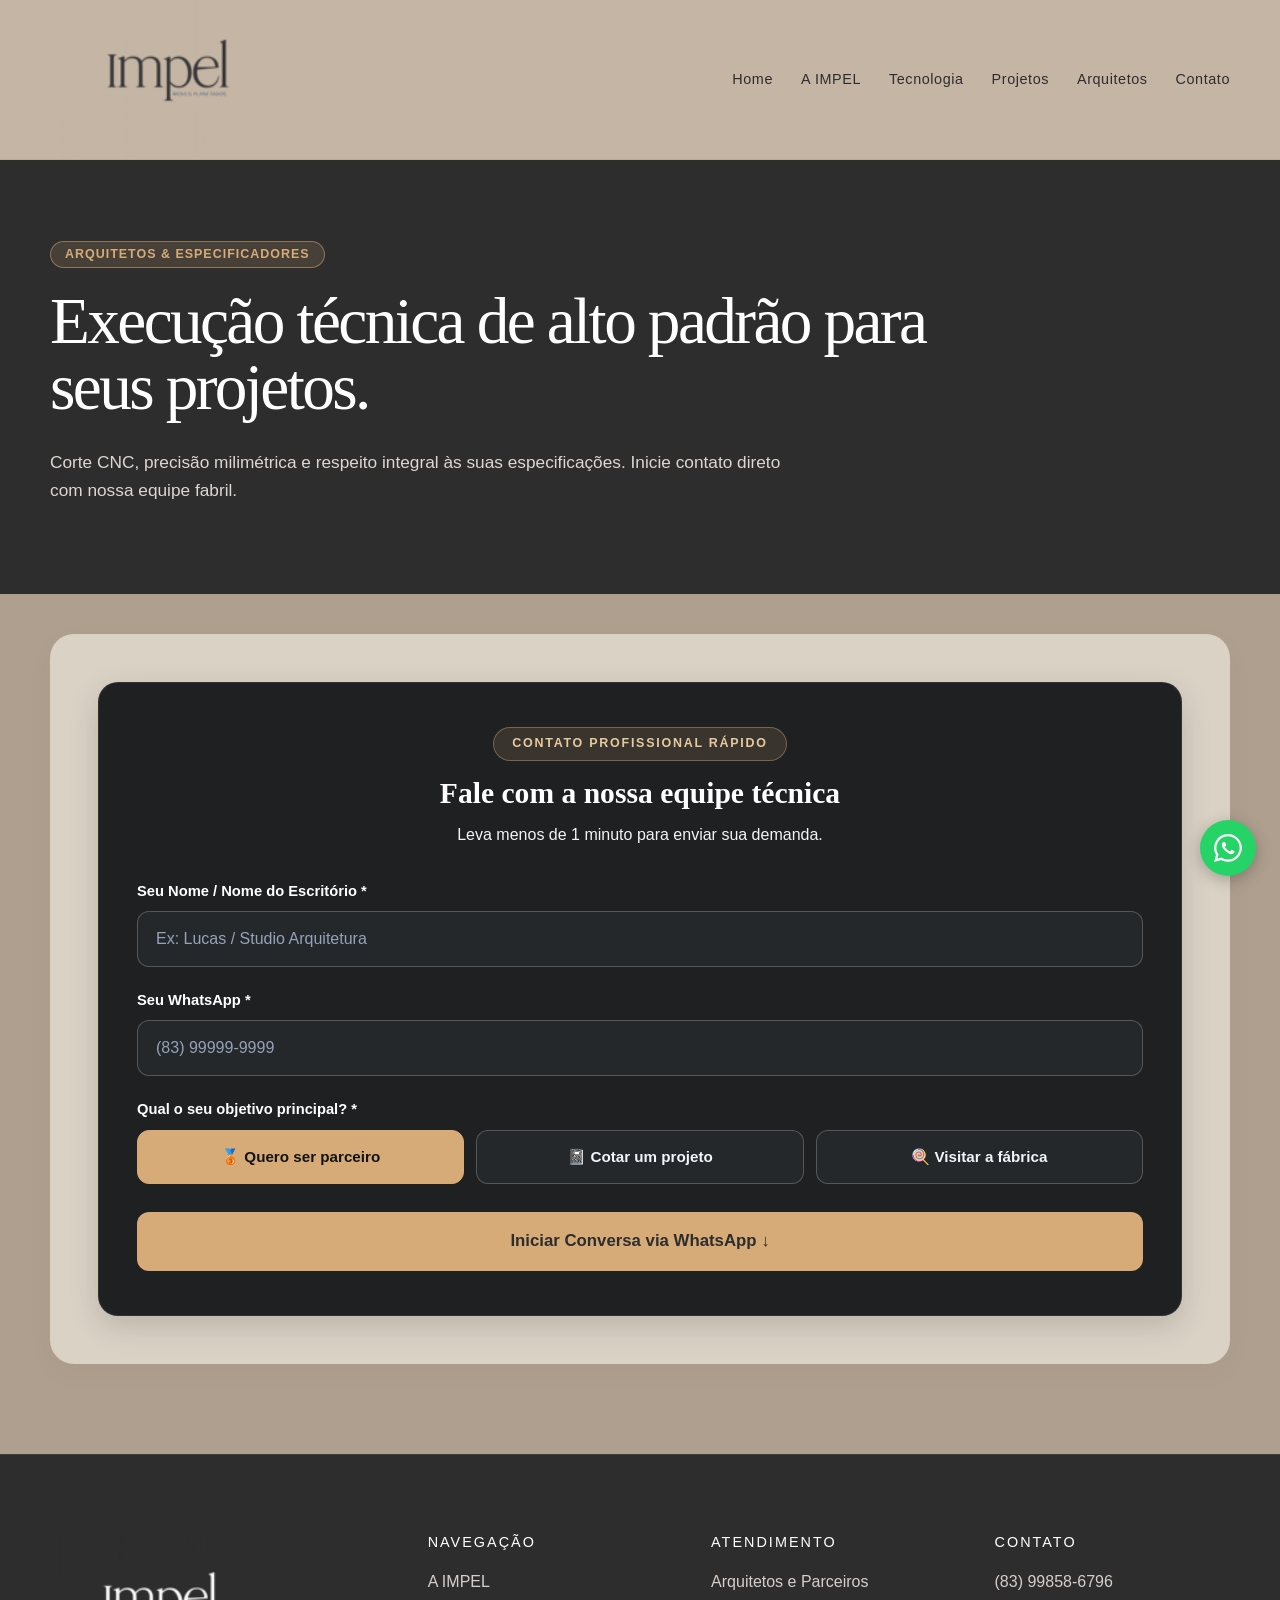
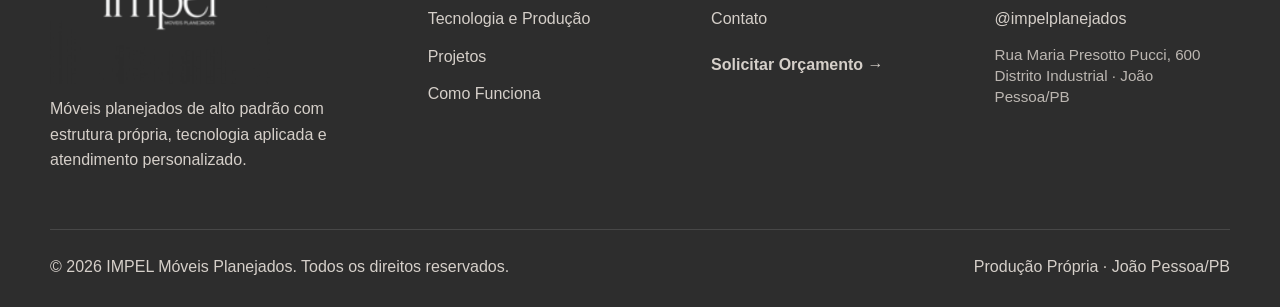
<file: parceria-arquitetos.html>
<!DOCTYPE html>
<html lang="pt-BR">
<head>
<!-- Google Tag Manager -->
<script>(function(w,d,s,l,i){w[l]=w[l]||[];w[l].push({'gtm.start':
new Date().getTime(),event:'gtm.js'});var f=d.getElementsByTagName(s)[0],
j=d.createElement(s),dl=l!='dataLayer'?'&l='+l:'';j.async=true;j.src=
'https://www.googletagmanager.com/gtm.js?id='+i+dl;f.parentNode.insertBefore(j,f);
})(window,document,'script','dataLayer','GTM-M6DFN7XG');</script>
<!-- End Google Tag Manager -->
  <meta charset="UTF-8">
  <meta name="viewport" content="width=device-width,initial-scale=1.0">
  <title>Parcerias e Especificadores | IMPEL Móveis Planejados</title>
  <link rel="stylesheet" href="css/variables.css">
  <link rel="stylesheet" href="css/reset.css">
  <link rel="stylesheet" href="css/base.css">
  <link rel="stylesheet" href="css/layout.css">
  <link rel="stylesheet" href="css/components.css">
  <link rel="stylesheet" href="css/pages.css">

    <style>
    .form-group { margin-bottom: 22px; }
    .form-group label { display: block; color: #FFFFFF; font-size: 0.92rem; font-weight: 600; margin-bottom: 8px; }
    .form-group input {
      width: 100%; background: #25282B; border: 1px solid rgba(255, 255, 255, 0.22);
      border-radius: 12px; padding: 14px 18px; color: #FFFFFF; font-size: 1rem; outline: none; transition: border-color 0.2s;
    }
    .form-group input::placeholder {
      color: #94A3B8;
      opacity: 1;
    }
    .form-group input:focus { border-color: #D6AB78; }
    .objective-grid { display: grid; grid-template-columns: repeat(3, 1fr); gap: 12px; margin-top: 8px; }
    @media (max-width: 650px) { .objective-grid { grid-template-columns: 1fr; } }
    .objective-option {
      background: #25282B !important;
      border: 1px solid rgba(255, 255, 255, 0.22) !important;
      border-radius: 12px;
      padding: 14px 12px;
      text-align: center;
      color: #F1F5F9 !important;
      font-size: 0.95rem;
      font-weight: 600;
      cursor: pointer;
      transition: all 0.2s ease;
      user-select: none;
    }
    .objective-option:hover {
      background: rgba(214, 171, 120, 0.15) !important;
      border-color: #D6AB78 !important;
      color: #FFFFFF !important;
    }
    .objective-option.selected {
      background: #D6AB78 !important;
      border-color: #D6AB78 !important;
      color: #111315 !important;
      font-weight: 700 !important;
    }
  </style>
</head>
<body>
<!-- Google Tag Manager (noscript) -->
<noscript><iframe src="https://www.googletagmanager.com/ns.html?id=GTM-M6DFN7XG"
height="0" width="0" style="display:none;visibility:hidden"></iframe></noscript>
<!-- End Google Tag Manager (noscript) -->

  <div id="site-header"></div>

  <main>
    <section class="page-hero">
      <div class="container page-hero-content">
        <span class="eyebrow">Arquitetos & Especificadores</span>
        <h1>Execução técnica de alto padrão para seus projetos.</h1>
        <p>Corte CNC, precisão milimétrica e respeito integral às suas especificações. Inicie contato direto com nossa equipe fabril.</p>
      </div>
    </section>

    <section class="section" style="padding: 40px 0 90px 0;">
      <div class="container" style="background: #DAD2C5; border-radius: 24px; padding: 48px; box-shadow: 0 8px 30px rgba(0,0,0,0.03); max-width: 82'px; margin: 0 auto;">
        <div style="background: #1E2022; border-radius: 20px; padding: 44px 38px; border: 1px solid rgba(255, 255, 255, 0.08); box-shadow: 0 10px 30px rgba(0,0,0,0.15);">
          <div style="text-align: center; margin-bottom: 32px;">
            <span style="display: inline-block; font-size: 0.78rem; font-weight: 700; text-transform: uppercase; letter-spacing: 0.14em; padding: 6px 18px; border-radius: 9999px; margin-bottom: 14px; color: #E7C99E; background: rgba(214, 171, 120, 0.15); border: 1px solid rgba(214, 171, 120, 0.4);">
              Contato Profissional Rápido
            </span>
            <h2 style="color: #FFFFFF; font-size: 1.85rem; font-weight: 600; line-height: 1.25; margin: 0 0 10px 0;">Fale com a nossa equipe técnica</h2>
            <p style="color: #FFFFFF !important; font-size: 1rem; font-weight: 500; margin: 0; opacity: 0.95;">Leva menos de 1 minuto para enviar sua demanda.</p>
          </div><form id="formParceiro">
            <div class="form-group">
              <label for="arqNome">Seu Nome / Nome do Escritório *</label>
              <input type="text" id="arqNome" required placeholder="Ex: Lucas / Studio Arquitetura">
            </div>

            <div class="form-group">
              <label for="arqWhats">Seu WhatsApp *</label>
              <input type="tel" id="arqWhats" required placeholder="(83) 99999-9999">
            </div>

            <div class="form-group">
              <label>Qual o seu objetivo principal? *</label>
              <div class="objective-grid">
                <div class="objective-option selected" data-value="Quero firmar parceria técnica contínua">🥉 Quero ser parceiro</div>
                <div class="objective-option" data-value="Tenho um projeto para cotar execução">📓 Cotar um projeto</div>
                <div class="objective-option" data-value="Quero agendar visita técnica à fábrica">🍭 Visitar a fábrica</div>
              </div>
            </div>

            <button type="submit" class="btn btn-primary" style="width: 100%; display: flex; align-items: center; justify-content: center; padding: 16px; font-size: 1.05rem; font-weight: 700; border: none; cursor: pointer; border-radius: 12px; margin-top: 28px;">
              Iniciar Conversa via WhatsApp ↓
            </button>
          </form>
        </div>
      </div>
    </section>
  </main>

  <div id="site-footer"></div>

  <a class="whatsapp-float" href="https://wa.me/5583998586796?text=Ol%C3%A1p%2C%20gostaria%20de%20solicitar%20um%20or%C3%A7amento%20para%20meu%20projeto." target="_blank" rel="noopener" style="text-decoration: none;" aria-label="Falar no WhatsApp">
    <svg viewBox="0 0 32 32">
      <path d="M16 2a13.9 13.9 0 0 0-12 20.9L2 30l7.3-1.9A13.9 13.9 0 1 0 16 2zm0 25.5a11.5 11.5 0 0 1-5.9-1.6l-.4-.3-4.4 1.1 1.2-4.2-.3-.4A11.6 11.6 0 1 1 16 27.5zm6.4-8.6c-.3-.2-2-.9-2.3-1s-.5-.2-.7.2-.8 1-1 1.2-.4.2-.7 0a9.2 9.2 0 0 1-2.7-1.7 10.1 10.1 0 0 1-1.9-2.3c-.2-.3 0-.5.1-.7l.5-.6c.2-.2.3-.4.4-.6a.7.7 0 0 0 0-.7c-.1-.2-.7-1.7-.9-2.3s-.5-.5-.7-.5h-.6a1.2 1.2 0 0 0-.9.4 3.7 3.7 0 0 0-1.2 2.7 6.4 6.4 0 0 0 1.4 3.5 14.7 14.7 0 0 0 5.6 5 5 5 0 0 0 3.3.6 3.1 3.1 0 0 0 2.1-1.5 2.5 2.5 0 0 0 .2-1.5c-.1-.1-.3-.2-.6-.3z"/>
    </svg>
  </a>

  <script src="js/includes.js"></script>
  <script src="data/settings.js"></script>
  <script src="data/company.js"></script>
  <script src="js/menu.js"></script>

  <script>
    let objetivoSelecionado = "Quero firmar parceria técnica contínua";

    document.querySelectorAll('.objective-option').forEach(btn => {
      btn.addEventListener('click', function() {
        document.querySelectorAll('.objective-option').forEach(b => b.classList.remove('selected'));
        this.classList.add('selected');
        objetivoSelecionado = this.getAttribute('data-value');
      });
    });

    document.getElementById('formParceiro').addEventListener('submit', function(e) {
      e.preventDefault();

      const identificacao = document.getElementById('arqNome').value.trim();
      const whats = document.getElementById('arqWhats').value.trim();

      let texto = `*CONTATO: ARQUITETO / ESPECIFICADOR* 🔐Ϝ\n\n`;
      texto += `👦 *Profissional / Escritório:* ${identificacao}\n`;
      texto += `📲 *WhatsApp:* ${whats}\n`;
      texto += `🌯 *Interesse:* ${objetivoSelecionado}\n\n`;
      texto += `_Enviado pelo formulário de parcerias do site IMPEL._`;

      const fone = "5583998586796";
      const url = "https://wa.me/" + fone + "?text=" + encodeURIComponent(texto);

      window.open(url, '_blank');
    });
  </script>
</body>
</html>
</file>
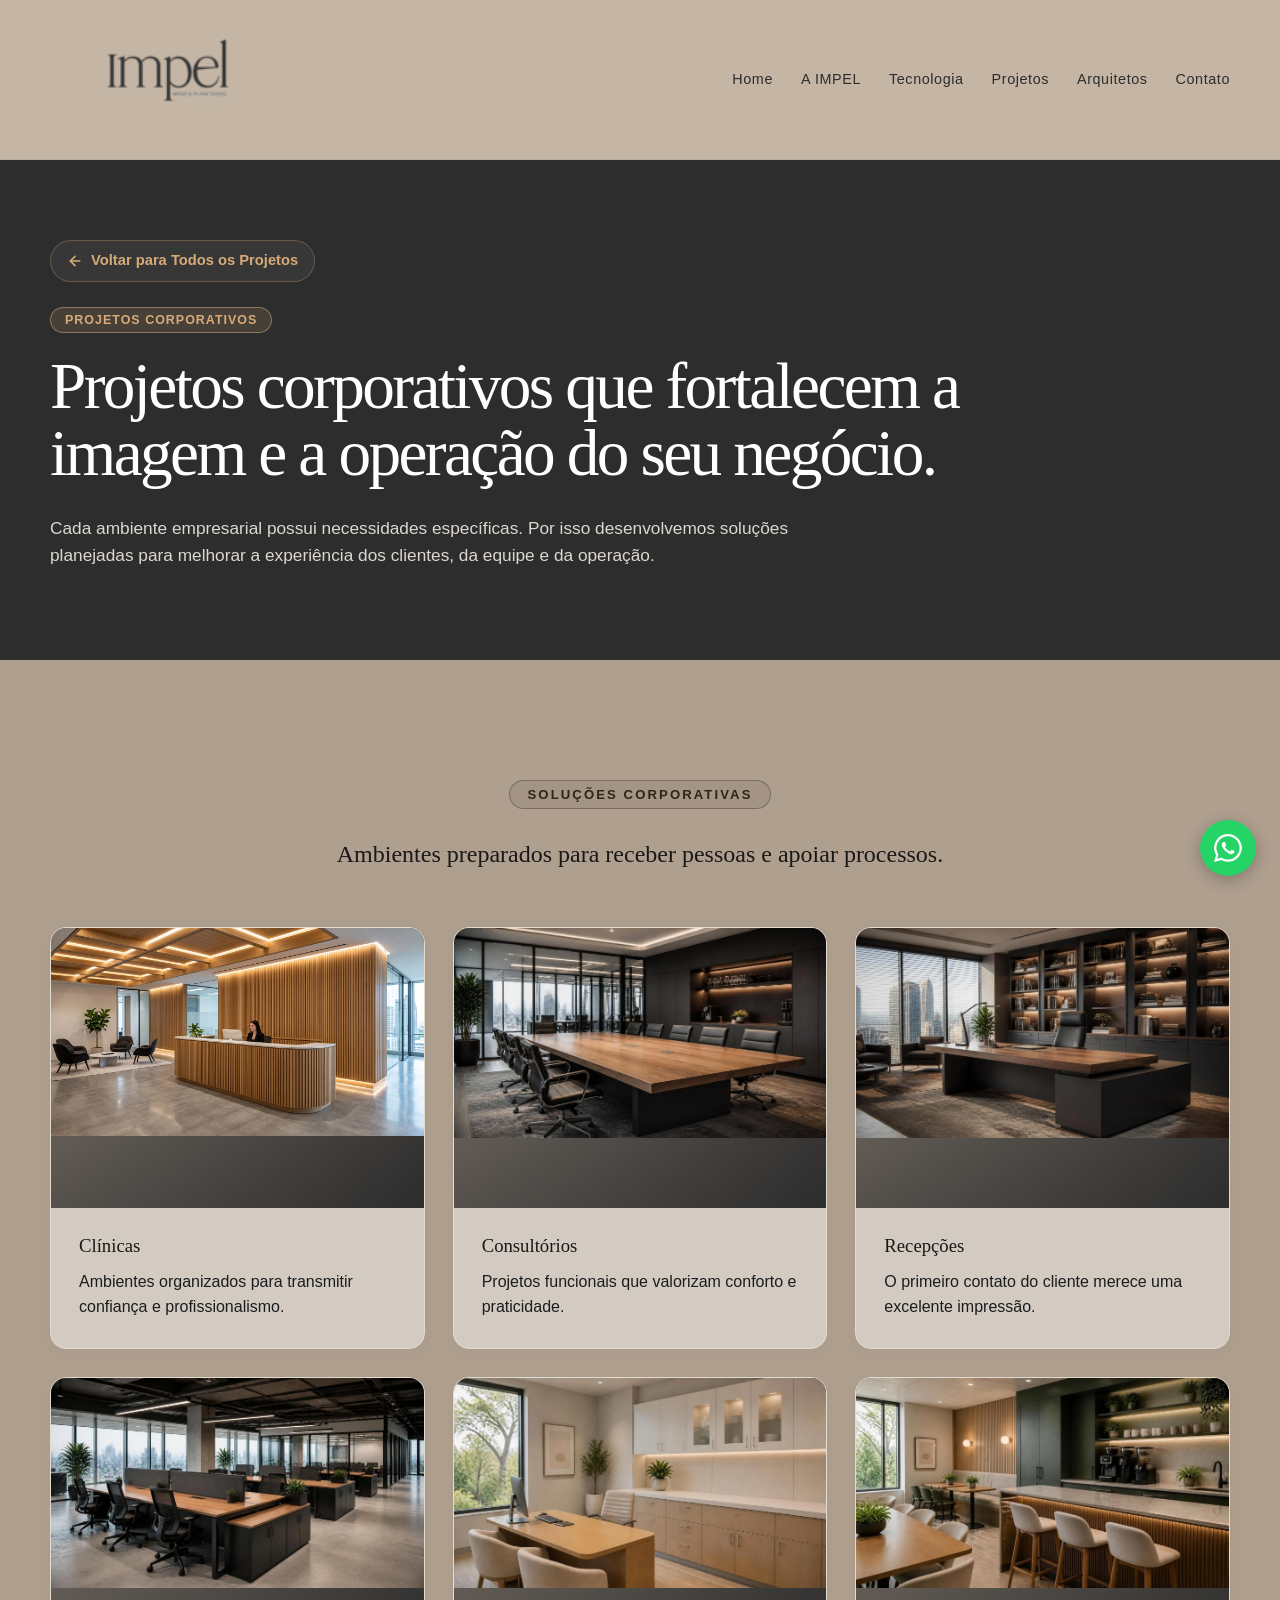
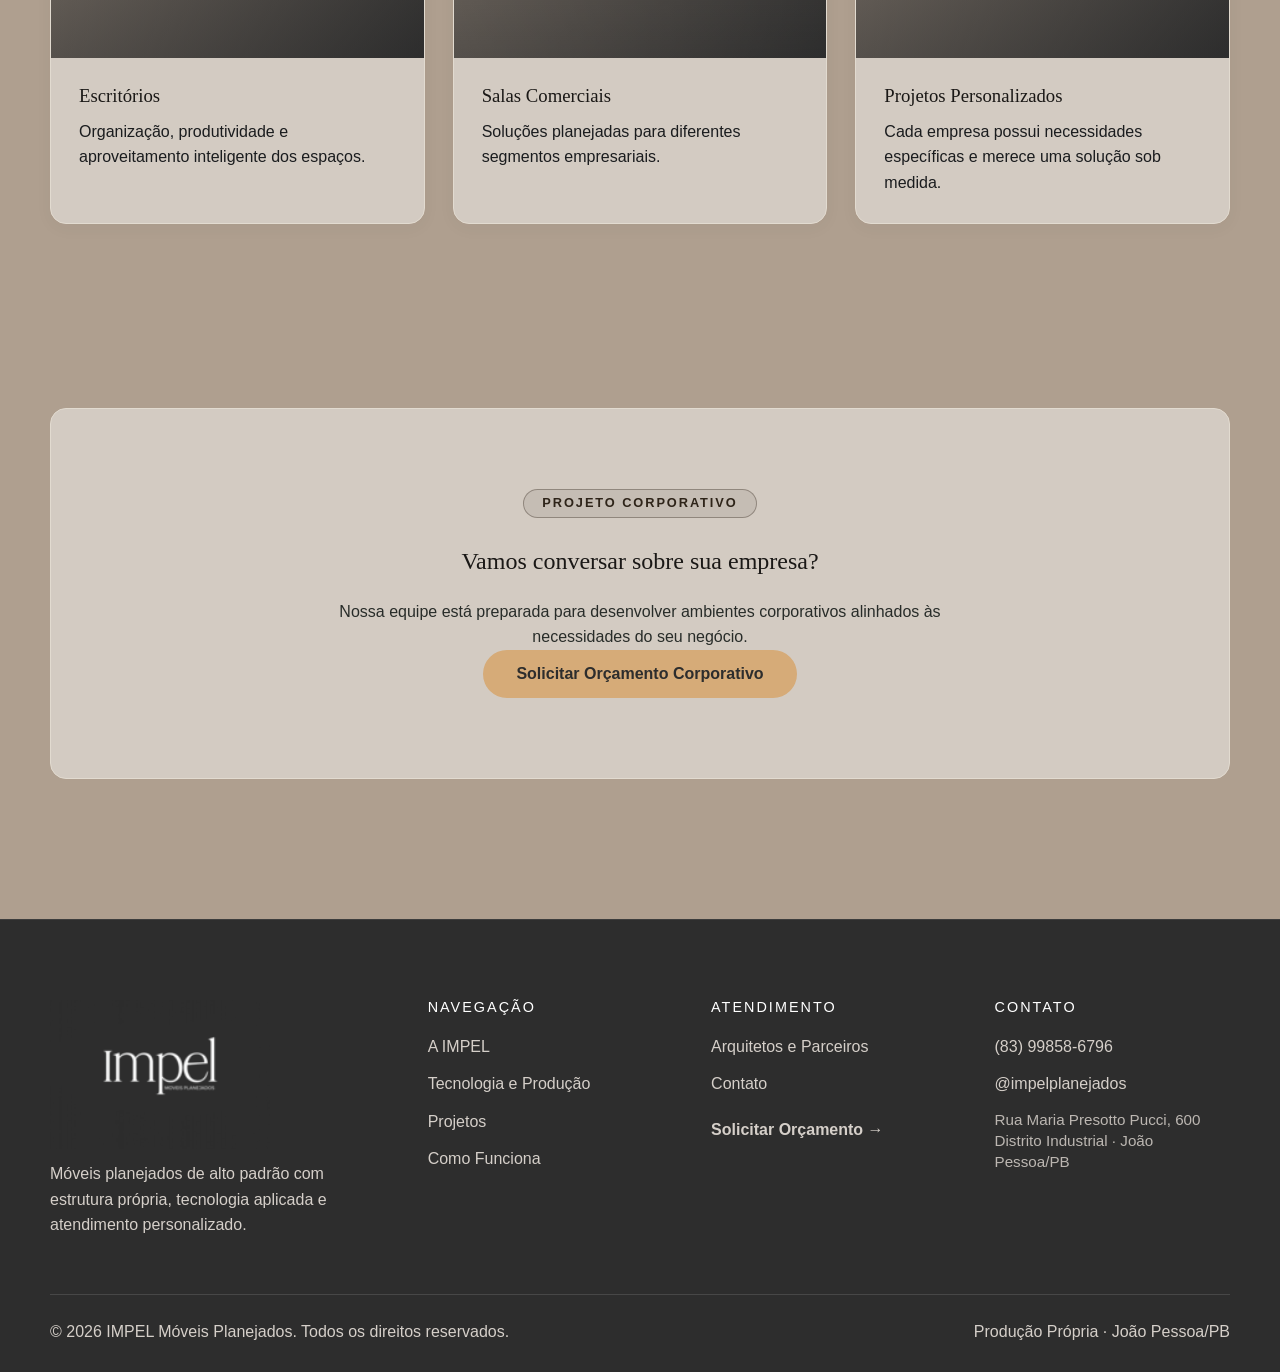
<file: projetos-corporativos.html>
<!DOCTYPE html>
<html lang="pt-BR">
<head>
<!-- Google Tag Manager -->
<script>(function(w,d,s,l,i){w[l]=w[l]||[];w[l].push({'gtm.start':
new Date().getTime(),event:'gtm.js'});var f=d.getElementsByTagName(s)[0],
j=d.createElement(s),dl=l!='dataLayer'?'&l='+l:'';j.async=true;j.src=
'https://www.googletagmanager.com/gtm.js?id='+i+dl;f.parentNode.insertBefore(j,f);
})(window,document,'script','dataLayer','GTM-M6DFN7XG');</script>
<!-- End Google Tag Manager -->
  <link rel="icon" type="image/svg+xml" href="assets/images/favicon.svg">
  <link rel="icon" type="image/png" sizes="32x32" href="assets/images/favicon-32x32.png">
  <link rel="shortcut icon" href="favicon.ico">
  <meta charset="UTF-8">
  <meta name="viewport" content="width=device-width, initial-scale=1.0">

  <title>Projetos Corporativos | IMPEL Móveis Planejados</title>
  <link rel="apple-touch-icon" href="/assets/images/icon-192.png" />

  <meta name="description"
        content="Móveis planejados para clínicas, consultórios, escritórios, recepções e ambientes corporativos.">
  <link rel="canonical" href="https://impelplanejados.com.br/projetos-corporativos.html" />
  <meta property="og:type" content="website" />
  <meta property="og:url" content="https://impelplanejados.com.br/projetos-corporativos.html" />
  <meta property="og:title" content="Projetos Corporativos | IMPEL Móveis Planejados" />
  <meta property="og:description" content="Soluções corporativas, escritórios, consultórios e recepções executadas com precisão." />
  <meta property="og:image" content="https://impelplanejados.com.br/assets/fabrica/cnc-operacao-impel.webp" />
  <meta name="twitter:card" content="summary_large_image" />

  <link rel="stylesheet" href="css/reset.css?v=1789746345">
  <link rel="stylesheet" href="css/variables.css?v=1789746345">
  <link rel="stylesheet" href="css/base.css?v=1789746345">
  <link rel="stylesheet" href="css/layout.css?v=1789746345">
  <link rel="stylesheet" href="css/components.css?v=1789746345">
  <link rel="stylesheet" href="css/pages.css?v=1789746345">
  <link rel="stylesheet" href="css/responsive.css?v=1789746345">
</head>

<body>
<!-- Google Tag Manager (noscript) -->
<noscript><iframe src="https://www.googletagmanager.com/ns.html?id=GTM-M6DFN7XG"
height="0" width="0" style="display:none;visibility:hidden"></iframe></noscript>
<!-- End Google Tag Manager (noscript) -->

  <div id="site-header"></div>

<main>

<section class="page-hero">
  <div class="container page-hero-content">
        <div style="margin-bottom: 24px;">
          <a href="projetos.html" style="display: inline-flex; align-items: center; gap: 8px; color: #D6AB78; text-decoration: none; font-size: 0.92rem; font-weight: 600; padding: 8px 16px; background: rgba(255, 255, 255, 0.05); border: 1px solid rgba(214, 171, 120, 0.3); border-radius: 999px; transition: all 0.2s ease;">
            <svg width="16" height="16" viewBox="0 0 24 24" fill="none" stroke="currentColor" stroke-width="2.5" stroke-linecap="round" stroke-linejoin="round"><line x1="19" y1="12" x2="5" y2="12"></line><polyline points="12 19 5 12 12 5"></polyline></svg>
            Voltar para Todos os Projetos
          </a>
        </div>


    <span class="eyebrow">Projetos Corporativos</span>

    <h1>
      Projetos corporativos que fortalecem a imagem e a operação do seu negócio.
    </h1>

    <p>
      Cada ambiente empresarial possui necessidades específicas.
      Por isso desenvolvemos soluções planejadas para melhorar a experiência
      dos clientes, da equipe e da operação.
    </p>

  </div>
</section>

<section class="section">

  <div class="container">

    <div class="section-heading">
      <span class="eyebrow">Soluções Corporativas</span>

      <h2>
        Ambientes preparados para receber pessoas e apoiar processos.
      </h2>
    </div>

    <div class="portfolio-grid">

      <article class="portfolio-card">
        <div class="portfolio-image"><img src="assets/projetos/corp-recepcao.webp" alt="Recepção Corporativa com Painel Ripado" loading="lazy"></div>
        <div class="portfolio-content">
          <h3>Clínicas</h3>
          <p>Ambientes organizados para transmitir confiança e profissionalismo.</p>
        </div>
      </article>

      <article class="portfolio-card">
        <div class="portfolio-image"><img src="assets/projetos/corp-reuniao.webp" alt="Sala de Reuniões Executiva" loading="lazy"></div>
        <div class="portfolio-content">
          <h3>Consultórios</h3>
          <p>Projetos funcionais que valorizam conforto e praticidade.</p>
        </div>
      </article>

      <article class="portfolio-card">
        <div class="portfolio-image"><img src="assets/projetos/corp-diretoria.webp" alt="Sala de Diretoria e Presidência" loading="lazy"></div>
        <div class="portfolio-content">
          <h3>Recepções</h3>
          <p>O primeiro contato do cliente merece uma excelente impressão.</p>
        </div>
      </article>

      <article class="portfolio-card">
        <div class="portfolio-image"><img src="assets/projetos/corp-open-space.webp" alt="Escritório Open Space e Coworking" loading="lazy"></div>
        <div class="portfolio-content">
          <h3>Escritórios</h3>
          <p>Organização, produtividade e aproveitamento inteligente dos espaços.</p>
        </div>
      </article>

      <article class="portfolio-card">
        <div class="portfolio-image"><img src="assets/projetos/corp-consultorio.webp" alt="Consultório e Clínica" loading="lazy"></div>
        <div class="portfolio-content">
          <h3>Salas Comerciais</h3>
          <p>Soluções planejadas para diferentes segmentos empresariais.</p>
        </div>
      </article>

      <article class="portfolio-card">
        <div class="portfolio-image"><img src="assets/projetos/corp-descompressao.webp" alt="Copa e Área de Descompressão" loading="lazy"></div>
        <div class="portfolio-content">
          <h3>Projetos Personalizados</h3>
          <p>Cada empresa possui necessidades específicas e merece uma solução sob medida.</p>
        </div>
      </article>

    </div>

  </div>

</section>

<section class="section final-cta">

  <div class="container final-cta-box">

    <span class="eyebrow">
      Projeto Corporativo
    </span>

    <h2>
      Vamos conversar sobre sua empresa?
    </h2>

    <p>
      Nossa equipe está preparada para desenvolver ambientes corporativos
      alinhados às necessidades do seu negócio.
    </p>

    <div class="hero-actions">
      <a href="contato.html" class="btn btn-primary" style="display: inline-flex !important; align-items: center !important; justify-content: center !important; padding: 14px 32px !important; line-height: 1 !important;">Solicitar Orçamento Corporativo</a>
    </div>

  </div>

</section>

</main>

 <div id="site-footer"></div>

<a class="whatsapp-float" href="https://wa.me/5583998586796?text=Ol%C3%A1%2C%20gostaria%20de%20solicitar%20um%20or%C3%A7amento%20para%20meu%20projeto." target="_blank" rel="noopener" style="text-decoration: none;" aria-label="Falar no WhatsApp">
    <svg viewBox="0 0 32 32">
      <path d="M16 2a13.9 13.9 0 0 0-12 20.9L2 30l7.3-1.9A13.9 13.9 0 1 0 16 2zm0 25.5a11.5 11.5 0 0 1-5.9-1.6l-.4-.3-4.4 1.1 1.2-4.2-.3-.4A11.6 11.6 0 1 1 16 27.5zm6.4-8.6c-.3-.2-2-.9-2.3-1s-.5-.2-.7.2-.8 1-1 1.2-.4.2-.7 0a9.2 9.2 0 0 1-2.7-1.7 10.1 10.1 0 0 1-1.9-2.3c-.2-.3 0-.5.1-.7l.5-.6c.2-.2.3-.4.4-.6a.7.7 0 0 0 0-.7c-.1-.2-.7-1.7-.9-2.3s-.5-.5-.7-.5h-.6a1.2 1.2 0 0 0-.9.4 3.7 3.7 0 0 0-1.2 2.7 6.4 6.4 0 0 0 1.4 3.5 14.7 14.7 0 0 0 5.6 5 5 5 0 0 0 3.3.6 3.1 3.1 0 0 0 2.1-1.5 2.5 2.5 0 0 0 .2-1.5c-.1-.1-.3-.2-.6-.3z"/>
    </svg>
  </a>

  <script src="js/includes.js"></script>
  <script src="data/settings.js"></script>
  <script src="data/company.js"></script>
  <script src="js/whatsapp.js"></script>
  <script src="js/forms.js"></script>
  <script src="js/menu.js"></script>
  <script src="js/main.js"></script>

</body>
</html>
</file>
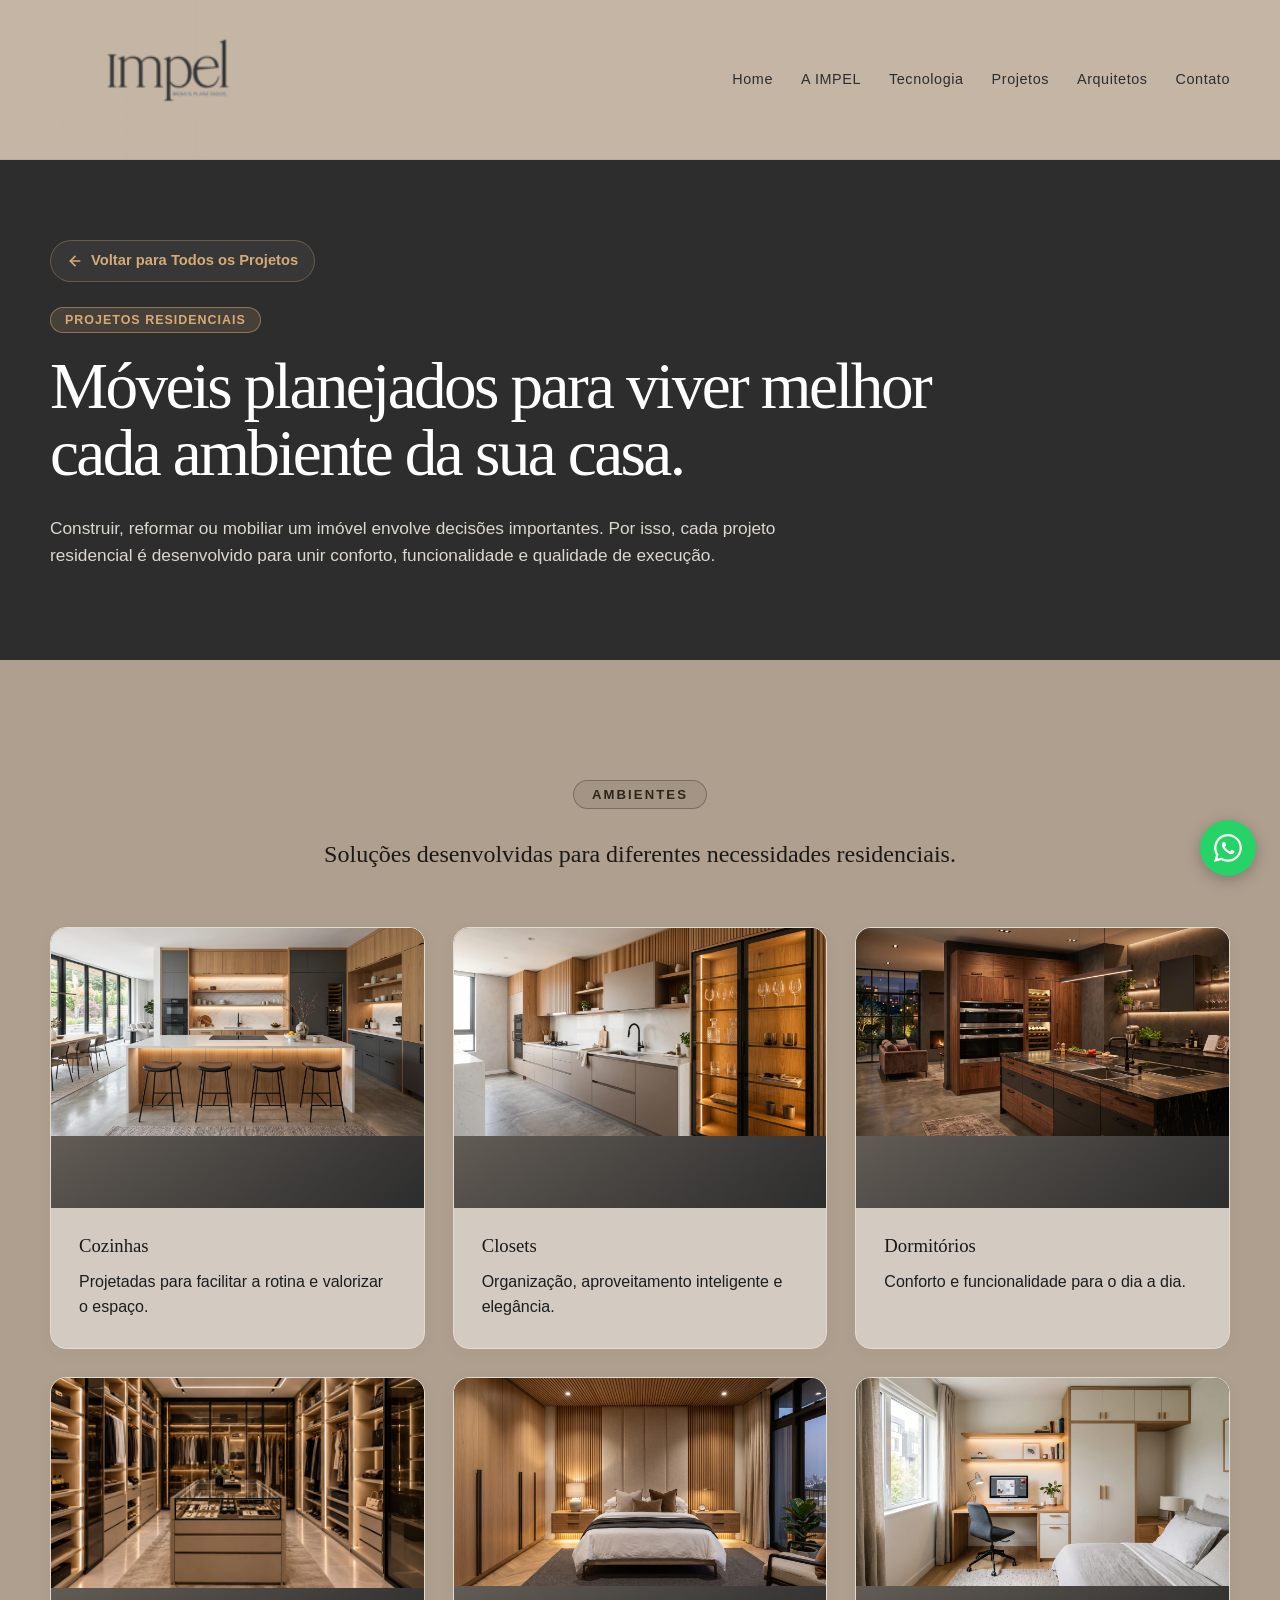
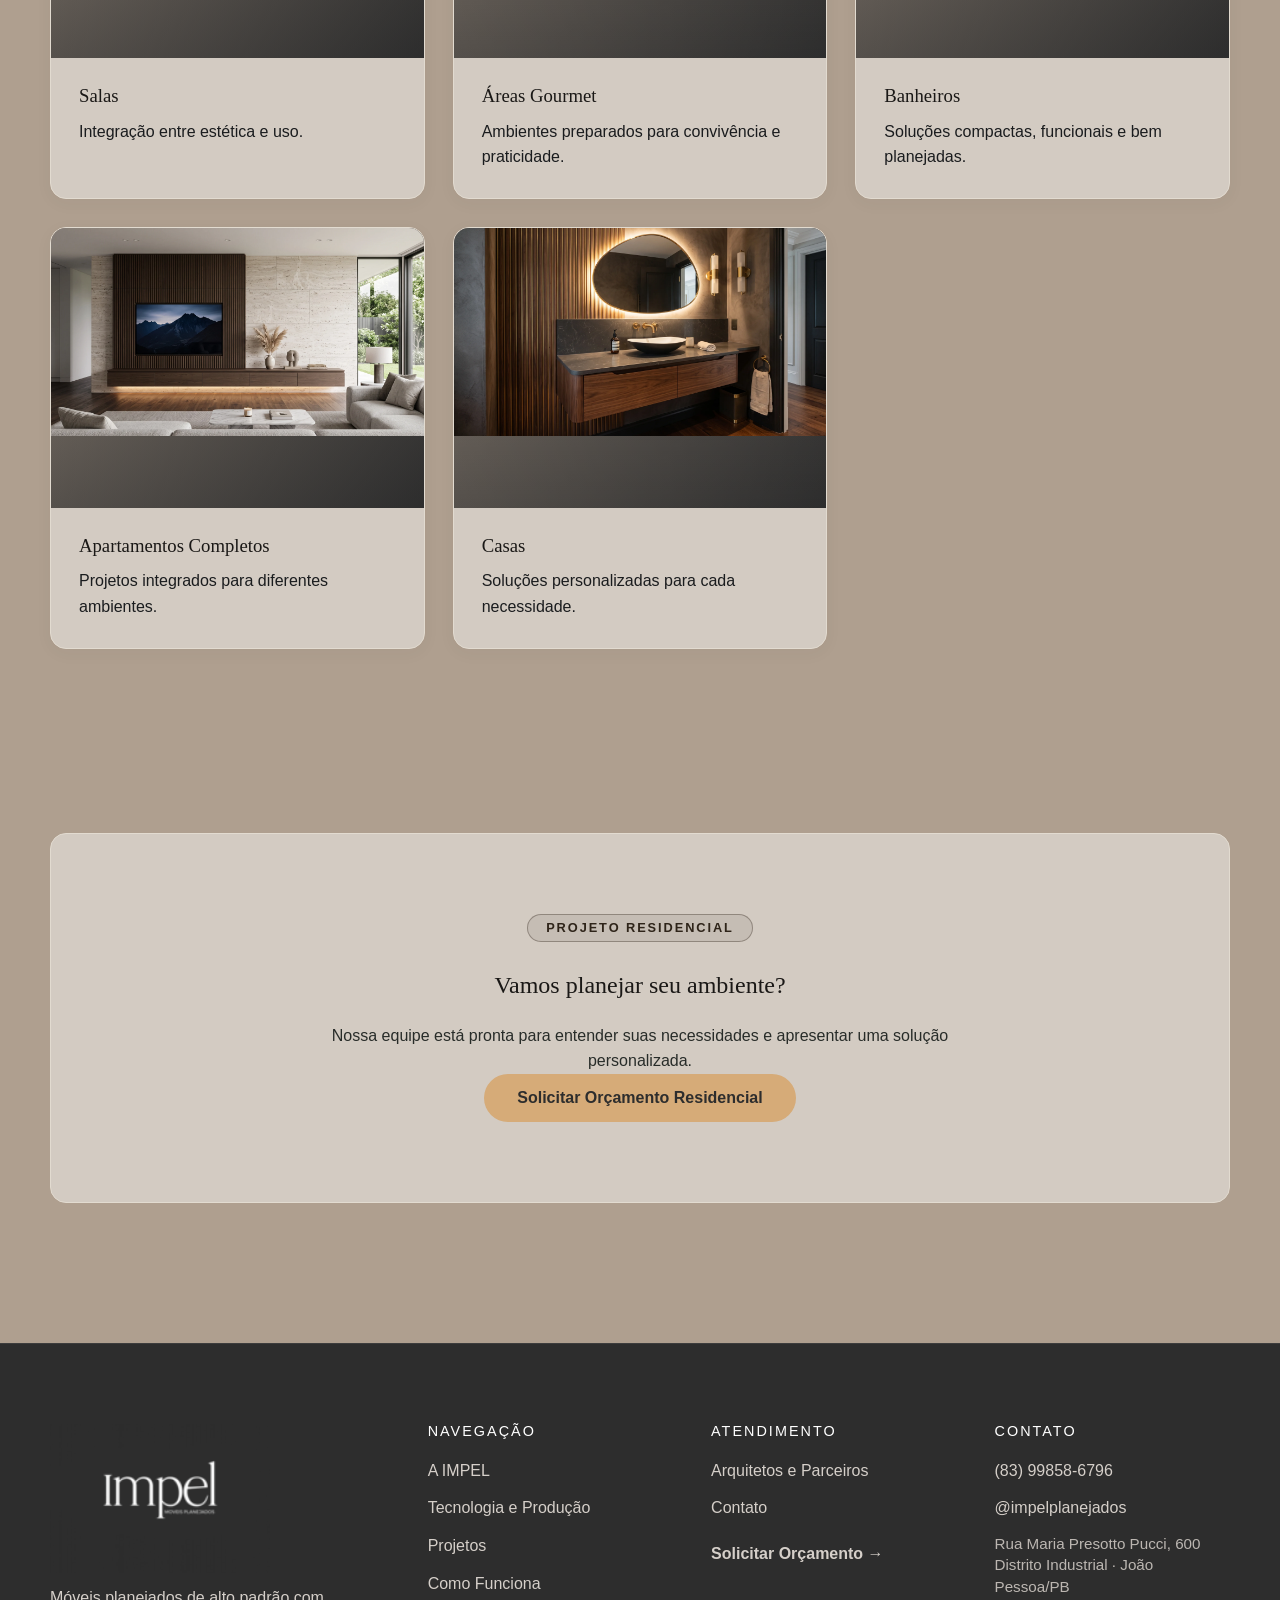
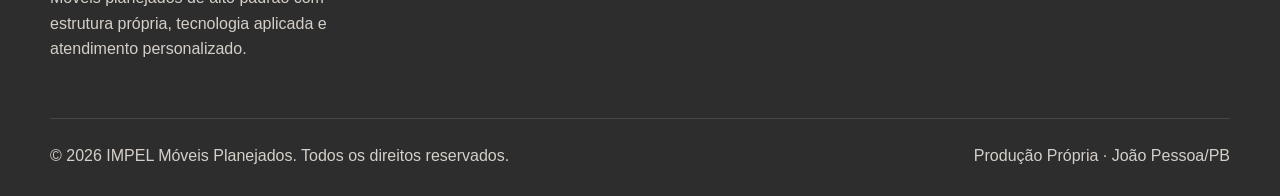
<file: projetos-residenciais.html>
<!DOCTYPE html>
<html lang="pt-BR">
<head>
<!-- Google Tag Manager -->
<script>(function(w,d,s,l,i){w[l]=w[l]||[];w[l].push({'gtm.start':
new Date().getTime(),event:'gtm.js'});var f=d.getElementsByTagName(s)[0],
j=d.createElement(s),dl=l!='dataLayer'?'&l='+l:'';j.async=true;j.src=
'https://www.googletagmanager.com/gtm.js?id='+i+dl;f.parentNode.insertBefore(j,f);
})(window,document,'script','dataLayer','GTM-M6DFN7XG');</script>
<!-- End Google Tag Manager -->
  <link rel="icon" type="image/svg+xml" href="assets/images/favicon.svg">
  <link rel="icon" type="image/png" sizes="32x32" href="assets/images/favicon-32x32.png">
  <link rel="shortcut icon" href="favicon.ico">
  <meta charset="UTF-8">
  <meta name="viewport" content="width=device-width, initial-scale=1.0">

  <title>Projetos Residenciais | IMPEL Móveis Planejados</title>
  <link rel="apple-touch-icon" href="/assets/images/icon-192.png" />

  <meta name="description"
        content="Soluções planejadas para cozinhas, closets, dormitórios, salas, banheiros e ambientes residenciais completos.">
  <link rel="canonical" href="https://impelplanejados.com.br/projetos-residenciais.html" />
  <meta property="og:type" content="website" />
  <meta property="og:url" content="https://impelplanejados.com.br/projetos-residenciais.html" />
  <meta property="og:title" content="Projetos Residenciais | IMPEL Móveis Planejados" />
  <meta property="og:description" content="Cozinhas planejadas, closets, livings e dormitórios de alto padrão sob medida." />
  <meta property="og:image" content="https://impelplanejados.com.br/assets/fabrica/cnc-operacao-impel.webp" />
  <meta name="twitter:card" content="summary_large_image" />

  <link rel="stylesheet" href="css/reset.css?v=1789746345">
  <link rel="stylesheet" href="css/variables.css?v=1789746345">
  <link rel="stylesheet" href="css/base.css?v=1789746345">
  <link rel="stylesheet" href="css/layout.css?v=1789746345">
  <link rel="stylesheet" href="css/components.css?v=1789746345">
  <link rel="stylesheet" href="css/pages.css?v=1789746345">
  <link rel="stylesheet" href="css/responsive.css?v=1789746345">
</head>

<body>
<!-- Google Tag Manager (noscript) -->
<noscript><iframe src="https://www.googletagmanager.com/ns.html?id=GTM-M6DFN7XG"
height="0" width="0" style="display:none;visibility:hidden"></iframe></noscript>
<!-- End Google Tag Manager (noscript) -->

  <div id="site-header"></div>

<main>

<section class="page-hero">
  <div class="container page-hero-content">
        <div style="margin-bottom: 24px;">
          <a href="projetos.html" style="display: inline-flex; align-items: center; gap: 8px; color: #D6AB78; text-decoration: none; font-size: 0.92rem; font-weight: 600; padding: 8px 16px; background: rgba(255, 255, 255, 0.05); border: 1px solid rgba(214, 171, 120, 0.3); border-radius: 999px; transition: all 0.2s ease;">
            <svg width="16" height="16" viewBox="0 0 24 24" fill="none" stroke="currentColor" stroke-width="2.5" stroke-linecap="round" stroke-linejoin="round"><line x1="19" y1="12" x2="5" y2="12"></line><polyline points="12 19 5 12 12 5"></polyline></svg>
            Voltar para Todos os Projetos
          </a>
        </div>


    <span class="eyebrow">Projetos Residenciais</span>

    <h1>
      Móveis planejados para viver melhor cada ambiente da sua casa.
    </h1>

    <p>
      Construir, reformar ou mobiliar um imóvel envolve decisões importantes.
      Por isso, cada projeto residencial é desenvolvido para unir conforto,
      funcionalidade e qualidade de execução.
    </p>

  </div>
</section>

<section class="section">

  <div class="container">

    <div class="section-heading">
      <span class="eyebrow">Ambientes</span>

      <h2>
        Soluções desenvolvidas para diferentes necessidades residenciais.
      </h2>
    </div>

    <div class="portfolio-grid">

      <article class="portfolio-card">
        <div class="portfolio-image"><img src="assets/projetos/res-cozinha-ilha-madeira.webp" alt="Cozinha Planejada com Ilha" loading="lazy"></div>
        <div class="portfolio-content">
          <h3>Cozinhas</h3>
          <p>
            Projetadas para facilitar a rotina e valorizar o espaço.
          </p>
        </div>
      </article>

      <article class="portfolio-card">
        <div class="portfolio-image"><img src="assets/projetos/res-cozinha-linear.webp" alt="Cozinha Linear com Cristaleira" loading="lazy"></div>
        <div class="portfolio-content">
          <h3>Closets</h3>
          <p>
            Organização, aproveitamento inteligente e elegância.
          </p>
        </div>
      </article>

      <article class="portfolio-card">
        <div class="portfolio-image"><img src="assets/projetos/res-cozinha-gourmet.webp" alt="Cozinha Gourmet Integrada" loading="lazy"></div>
        <div class="portfolio-content">
          <h3>Dormitórios</h3>
          <p>
            Conforto e funcionalidade para o dia a dia.
          </p>
        </div>
      </article>

      <article class="portfolio-card">
        <div class="portfolio-image"><img src="assets/projetos/res-closet-master.webp" alt="Closet Master com Ilha de Acessórios" loading="lazy"></div>
        <div class="portfolio-content">
          <h3>Salas</h3>
          <p>
            Integração entre estética e uso.
          </p>
        </div>
      </article>

      <article class="portfolio-card">
        <div class="portfolio-image"><img src="assets/projetos/res-dormitorio-casal.webp" alt="Dormitório Casal com Cabeceira Ripada" loading="lazy"></div>
        <div class="portfolio-content">
          <h3>Áreas Gourmet</h3>
          <p>
            Ambientes preparados para convivência e praticidade.
          </p>
        </div>
      </article>

      <article class="portfolio-card">
        <div class="portfolio-image"><img src="assets/projetos/res-dormitorio-solteiro.webp" alt="Quarto com Mesa de Estudos Integrada" loading="lazy"></div>
        <div class="portfolio-content">
          <h3>Banheiros</h3>
          <p>
            Soluções compactas, funcionais e bem planejadas.
          </p>
        </div>
      </article>

      <article class="portfolio-card">
        <div class="portfolio-image"><img src="assets/projetos/res-living-painel.webp" alt="Home Theater e Painel de TV Amplo" loading="lazy"></div>
        <div class="portfolio-content">
          <h3>Apartamentos Completos</h3>
          <p>
            Projetos integrados para diferentes ambientes.
          </p>
        </div>
      </article>

      <article class="portfolio-card">
        <div class="portfolio-image"><img src="assets/projetos/res-lavabo-luxo.webp" alt="Lavabo de Alto Padrão" loading="lazy"></div>
        <div class="portfolio-content">
          <h3>Casas</h3>
          <p>
            Soluções personalizadas para cada necessidade.
          </p>
        </div>
      </article>

    </div>

  </div>

</section>

<section class="section final-cta">

  <div class="container final-cta-box">

    <span class="eyebrow">
      Projeto Residencial
    </span>

    <h2>
      Vamos planejar seu ambiente?
    </h2>

    <p>
      Nossa equipe está pronta para entender suas necessidades
      e apresentar uma solução personalizada.
    </p>

    <div class="hero-actions">
      <a href="contato.html" class="btn btn-primary" style="display: inline-flex !important; align-items: center !important; justify-content: center !important; padding: 14px 32px !important; line-height: 1 !important;">Solicitar Orçamento Residencial</a>
    </div>

  </div>

</section>

</main>

 <div id="site-footer"></div>

<a class="whatsapp-float" href="https://wa.me/5583998586796?text=Ol%C3%A1%2C%20gostaria%20de%20solicitar%20um%20or%C3%A7amento%20para%20meu%20projeto." target="_blank" rel="noopener" style="text-decoration: none;" aria-label="Falar no WhatsApp">
    <svg viewBox="0 0 32 32">
      <path d="M16 2a13.9 13.9 0 0 0-12 20.9L2 30l7.3-1.9A13.9 13.9 0 1 0 16 2zm0 25.5a11.5 11.5 0 0 1-5.9-1.6l-.4-.3-4.4 1.1 1.2-4.2-.3-.4A11.6 11.6 0 1 1 16 27.5zm6.4-8.6c-.3-.2-2-.9-2.3-1s-.5-.2-.7.2-.8 1-1 1.2-.4.2-.7 0a9.2 9.2 0 0 1-2.7-1.7 10.1 10.1 0 0 1-1.9-2.3c-.2-.3 0-.5.1-.7l.5-.6c.2-.2.3-.4.4-.6a.7.7 0 0 0 0-.7c-.1-.2-.7-1.7-.9-2.3s-.5-.5-.7-.5h-.6a1.2 1.2 0 0 0-.9.4 3.7 3.7 0 0 0-1.2 2.7 6.4 6.4 0 0 0 1.4 3.5 14.7 14.7 0 0 0 5.6 5 5 5 0 0 0 3.3.6 3.1 3.1 0 0 0 2.1-1.5 2.5 2.5 0 0 0 .2-1.5c-.1-.1-.3-.2-.6-.3z"/>
    </svg>
  </a>

  <script src="js/includes.js"></script>
  <script src="data/settings.js"></script>
  <script src="data/company.js"></script>
  <script src="js/whatsapp.js"></script>
  <script src="js/forms.js"></script>
  <script src="js/menu.js"></script>
  <script src="js/main.js"></script>

</body>
</html>
</file>
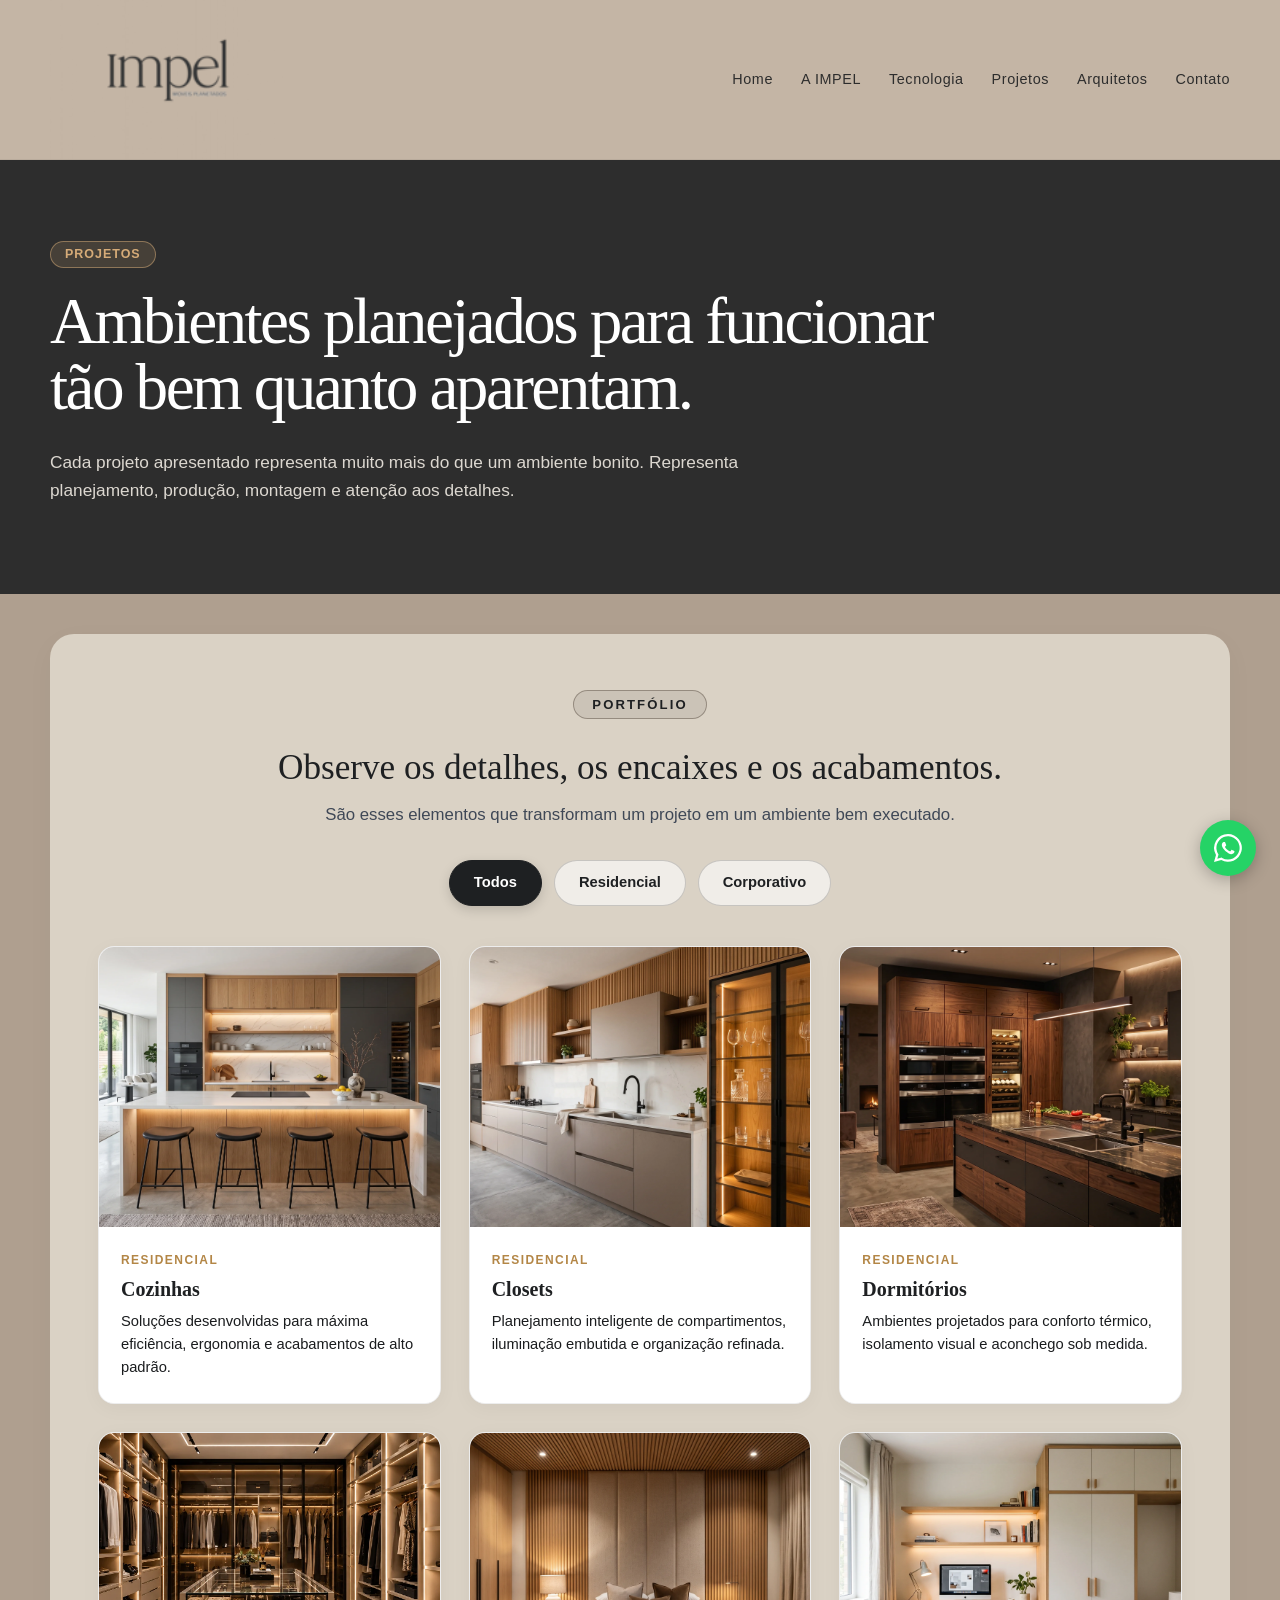
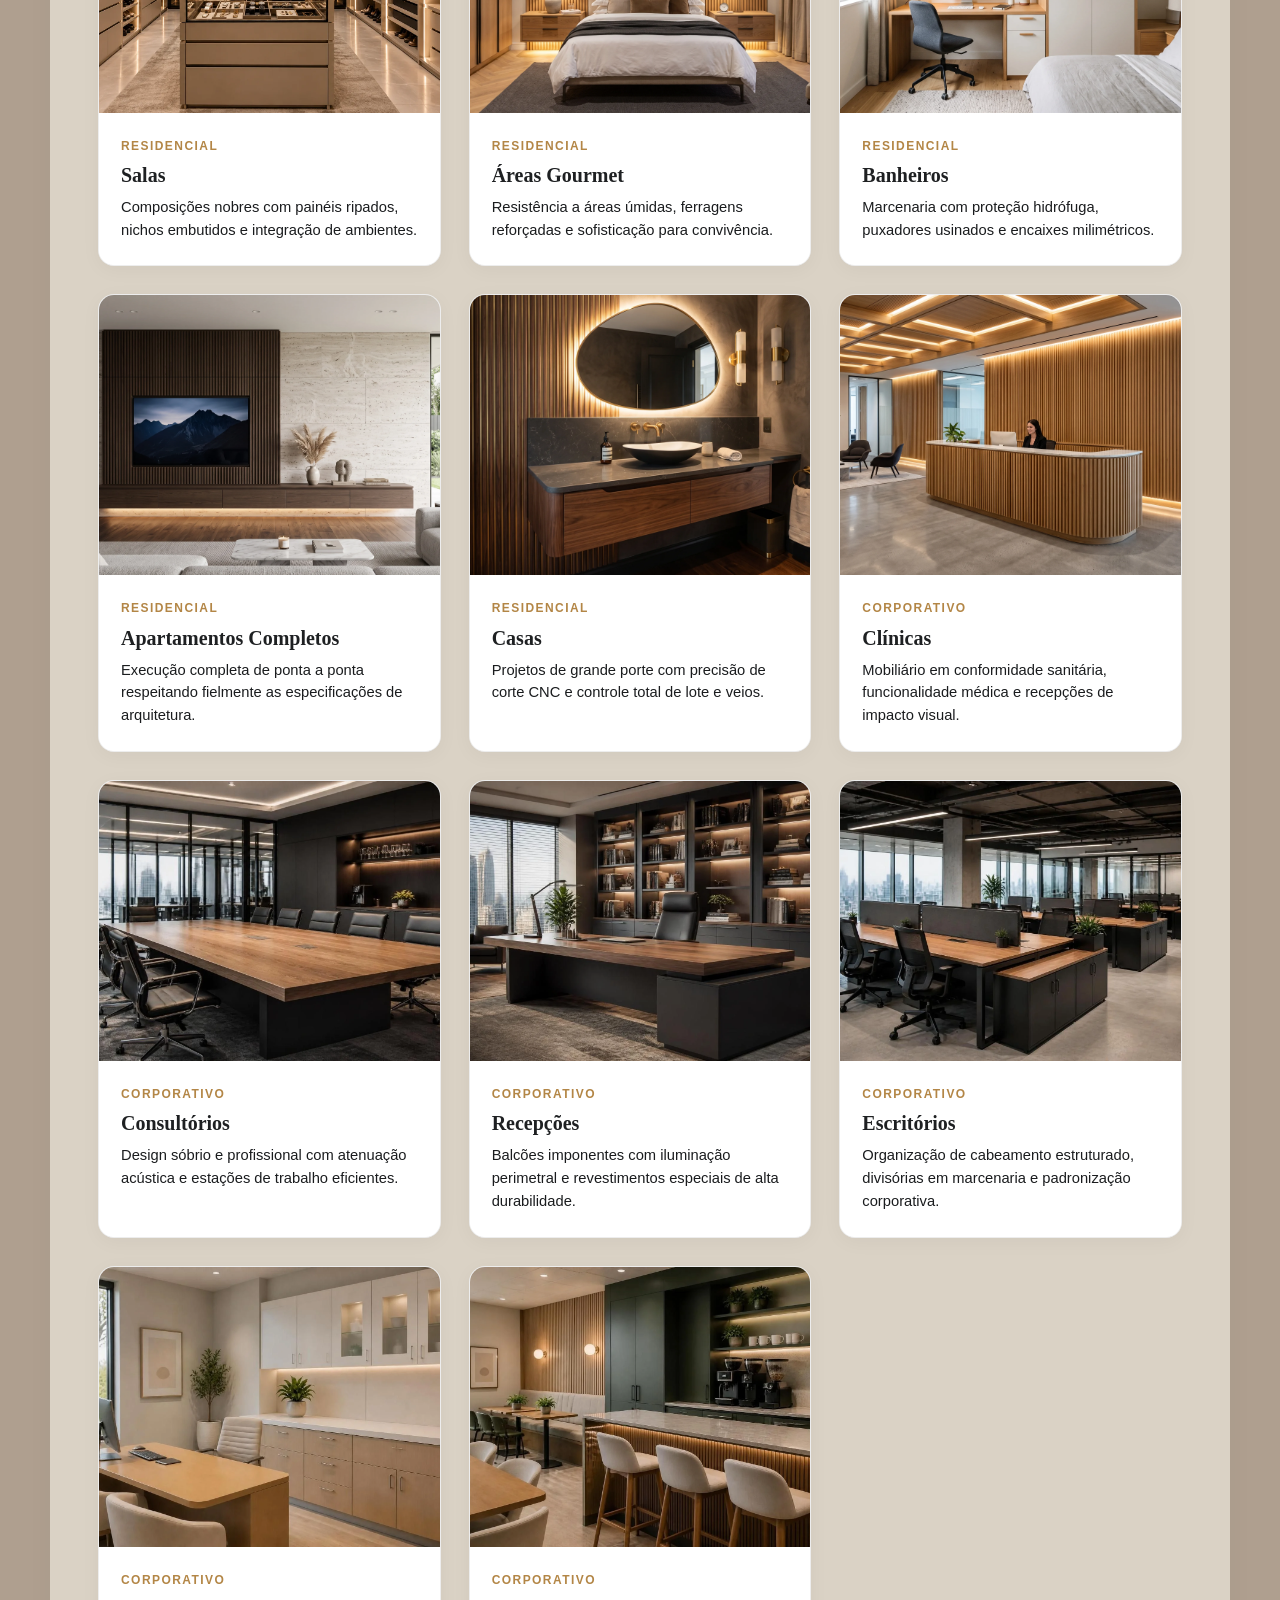
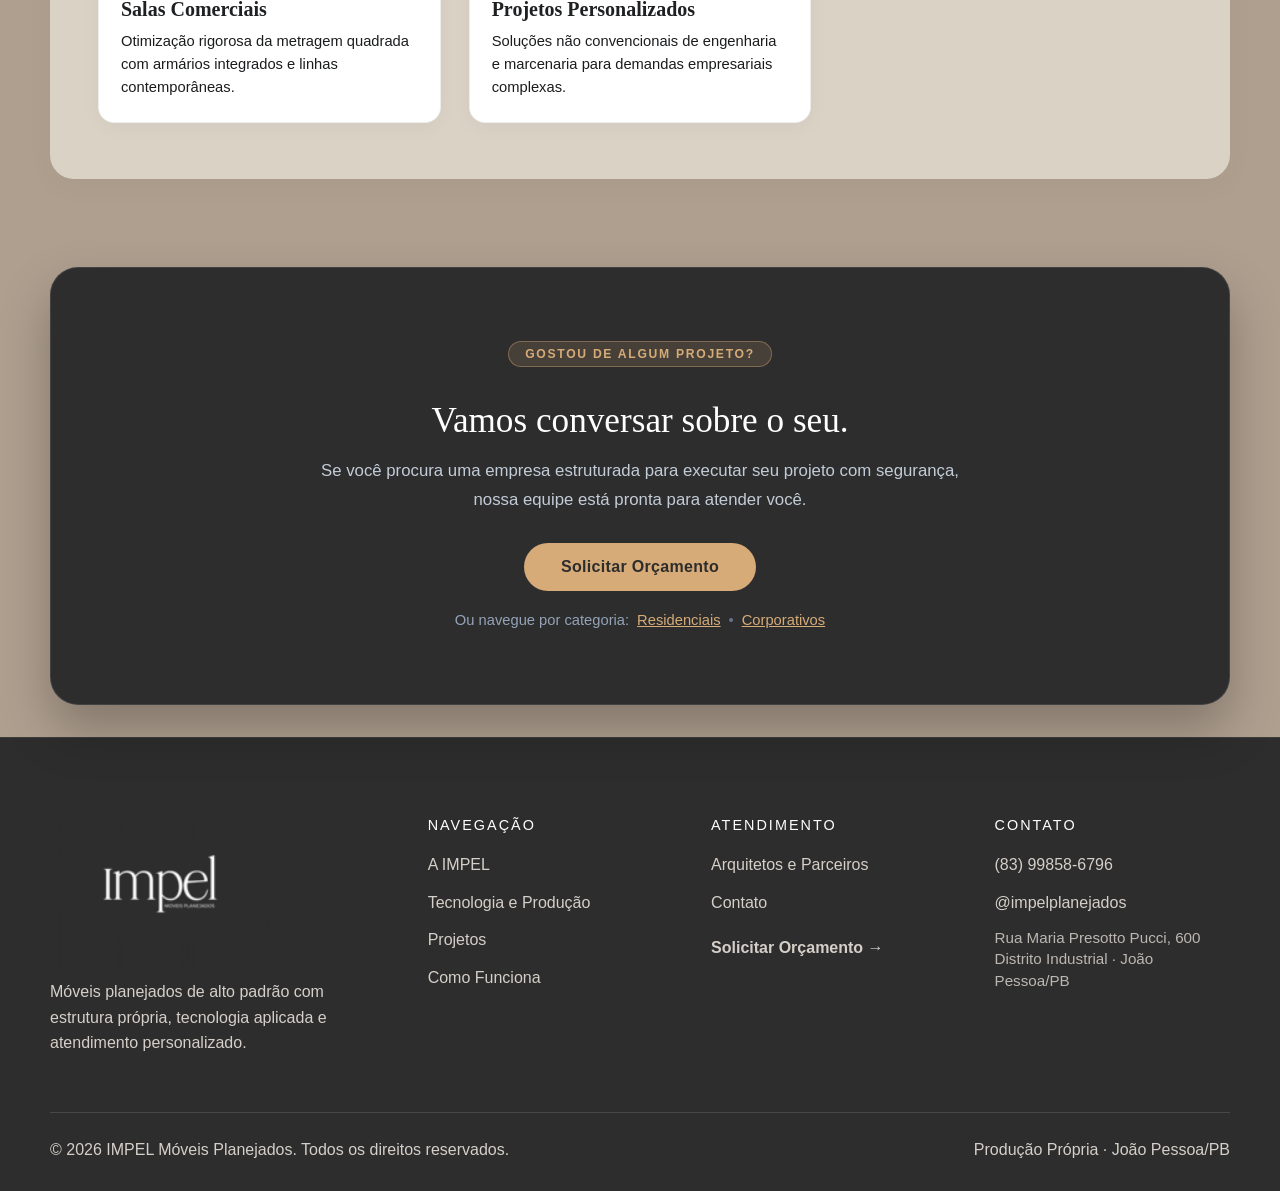
<file: projetos.html>
<!DOCTYPE html>
<html lang="pt-BR">
<head>
<!-- Google Tag Manager -->
<script>(function(w,d,s,l,i){w[l]=w[l]||[];w[l].push({'gtm.start':
new Date().getTime(),event:'gtm.js'});var f=d.getElementsByTagName(s)[0],
j=d.createElement(s),dl=l!='dataLayer'?'&l='+l:'';j.async=true;j.src=
'https://www.googletagmanager.com/gtm.js?id='+i+dl;f.parentNode.insertBefore(j,f);
})(window,document,'script','dataLayer','GTM-M6DFN7XG');</script>
<!-- End Google Tag Manager -->
  <link rel="icon" type="image/svg+xml" href="assets/images/favicon.svg">
  <link rel="icon" type="image/png" sizes="32x32" href="assets/images/favicon-32x32.png">
  <link rel="shortcut icon" href="favicon.ico">
  <meta charset="UTF-8" />
  <meta name="viewport" content="width=device-width, initial-scale=1.0" />

  <title>Projetos de Móveis Planejados | IMPEL</title>
  <link rel="apple-touch-icon" href="/assets/images/icon-192.png" />
  <meta name="description" content="Conheça projetos residenciais e corporativos desenvolvidos para unir funcionalidade, acabamento e qualidade de execução." />
  <link rel="canonical" href="https://impelplanejados.com.br/projetos.html" />
  <meta property="og:type" content="website" />
  <meta property="og:url" content="https://impelplanejados.com.br/projetos.html" />
  <meta property="og:title" content="Projetos de Alto Padrão | Portfólio IMPEL" />
  <meta property="og:description" content="Ambientes residenciais e corporativos executados com alto rigor técnico e acabamentos nobres." />
  <meta property="og:image" content="https://impelplanejados.com.br/assets/fabrica/cnc-operacao-impel.webp" />
  <meta name="twitter:card" content="summary_large_image" />

  <link rel="stylesheet" href="css/reset.css?v=1789746345" />
  <link rel="stylesheet" href="css/variables.css?v=1789746345" />
  <link rel="stylesheet" href="css/base.css?v=1789746345" />
  <link rel="stylesheet" href="css/layout.css?v=1789746345" />
  <link rel="stylesheet" href="css/components.css?v=1789746345" />
  <link rel="stylesheet" href="css/pages.css?v=1789746345" />
  <link rel="stylesheet" href="css/responsive.css?v=1789746345" />







<style id="custom-portfolio-style">
/* FILTROS DINAMICOS */
.project-filter {
  display: flex !important;
  justify-content: center !important;
  align-items: center !important;
  gap: 12px !important;
  margin: 0 auto 40px auto !important;
  flex-wrap: wrap !important;
}
.filter-btn {
  display: inline-flex !important;
  align-items: center !important;
  justify-content: center !important;
  padding: 10px 24px !important;
  border-radius: 999px !important;
  font-size: 0.92rem !important;
  font-weight: 600 !important;
  cursor: pointer !important;
  border: 1px solid rgba(30, 32, 34, 0.2) !important;
  background: rgba(255, 255, 255, 0.6) !important;
  color: #1E2022 !important;
  transition: all 0.25s ease !important;
  outline: none !important;
}
.filter-btn:hover {
  background: #FFFFFF !important;
  border-color: #1E2022 !important;
}
.filter-btn.active {
  background: #1E2022 !important;
  color: #FFFFFF !important;
  border-color: #1E2022 !important;
  box-shadow: 0 4px 12px rgba(0,0,0,0.15) !important;
}

/* CARDS DO PORTFOLIO */
.portfolio-grid {
  display: grid !important;
  grid-template-columns: repeat(3, 1fr) !important;
  gap: 28px !important;
}
@media (max-width: 900px) {
  .portfolio-grid { grid-template-columns: repeat(2, 1fr) !important; }
}
@media (max-width: 600px) {
  .portfolio-grid { grid-template-columns: 1fr !important; }
}

.portfolio-card {
  background: #FFFFFF !important;
  border-radius: 16px !important;
  overflow: hidden !important;
  border: 1px solid rgba(30, 32, 34, 0.08) !important;
  box-shadow: 0 4px 20px rgba(0, 0, 0, 0.04) !important;
  display: flex !important;
  flex-direction: column !important;
  height: 100% !important;
  transition: transform 0.25s ease, opacity 0.3s ease !important;
}
.portfolio-card.hidden {
  display: none !important;
}

.portfolio-card .portfolio-image {
  width: 100% !important;
  height: 250px !important;
  background: transparent !important;
  overflow: hidden !important;
  margin: 0 !important;
  padding: 0 !important;
}
.portfolio-card .portfolio-image img {
  width: 100% !important;
  height: 100% !important;
  object-fit: cover !important;
  display: block !important;
}
.portfolio-card .portfolio-content {
  padding: 24px 22px !important;
  background: #FFFFFF !important;
  flex-grow: 1 !important;
  display: flex !important;
  flex-direction: column !important;
}
.portfolio-card .portfolio-content span {
  display: inline-block !important;
  font-size: 0.75rem !important;
  font-weight: 700 !important;
  text-transform: uppercase !important;
  letter-spacing: 0.12em !important;
  color: #B38646 !important;
  margin-bottom: 8px !important;
}
.portfolio-card .portfolio-content h3 {
  color: #1E2022 !important;
  font-size: 1.25rem !important;
  font-weight: 700 !important;
  margin: 0 0 10px 0 !important;
}
.portfolio-card .portfolio-content p {
  color: #4B5563 !important;
  font-size: 0.92rem !important;
  line-height: 1.55 !important;
  margin: 0 !important;
}
</style>

</head>

<body>
<!-- Google Tag Manager (noscript) -->
<noscript><iframe src="https://www.googletagmanager.com/ns.html?id=GTM-M6DFN7XG"
height="0" width="0" style="display:none;visibility:hidden"></iframe></noscript>
<!-- End Google Tag Manager (noscript) -->
    <div id="site-header"></div>

  <main>
    <section class="page-hero">
      <div class="container page-hero-content">
        <span class="eyebrow">Projetos</span>
        <h1>Ambientes planejados para funcionar tão bem quanto aparentam.</h1>
        <p>
          Cada projeto apresentado representa muito mais do que um ambiente bonito.
          Representa planejamento, produção, montagem e atenção aos detalhes.
        </p>
      </div>
    </section>

            <section class="section" style="padding: 40px 0;">
      <div class="container" style="background: #DAD2C5; border-radius: 24px; padding: 56px 48px; box-shadow: 0 8px 30px rgba(0,0,0,0.03);">
        <div class="section-heading center" style="text-align: center; margin-bottom: 32px;">
          <span class="eyebrow" style="display: inline-block; background: rgba(30, 32, 34, 0.08); border: 1px solid rgba(30, 32, 34, 0.2); color: #1E2022 !important; font-weight: 700; letter-spacing: 0.1em; padding: 6px 18px; border-radius: 999px; margin-bottom: 16px;">Portfólio</span>
          <h2 style="color: #1E2022 !important; font-size: 2.2rem; line-height: 1.2; margin-bottom: 12px;">Observe os detalhes, os encaixes e os acabamentos.</h2>
          <p style="color: #374151 !important; font-size: 1.05rem; line-height: 1.6; max-width: 720px; margin: 0 auto;">
            São esses elementos que transformam um projeto em um ambiente bem executado.
          </p>
        </div>

        <div class="project-filter">
          <button type="button" class="filter-btn active" data-filter="all">Todos</button>
          <button type="button" class="filter-btn" data-filter="residencial">Residencial</button>
          <button type="button" class="filter-btn" data-filter="corporativo">Corporativo</button>
        </div>

                <div class="portfolio-grid">
          <!-- RESIDENCIAIS (8 PROJETOS) -->
          <article class="portfolio-card" data-category="residencial">
            <div class="portfolio-image"><img src="assets/projetos/res-cozinha-ilha-madeira.webp" alt="Cozinhas Planejadas" loading="lazy"></div>
            <div class="portfolio-content">
              <span>Residencial</span>
              <h3>Cozinhas</h3>
              <p>Soluções desenvolvidas para máxima eficiência, ergonomia e acabamentos de alto padrão.</p>
            </div>
          </article>

          <article class="portfolio-card" data-category="residencial">
            <div class="portfolio-image"><img src="assets/projetos/res-cozinha-linear.webp" alt="Closets sob medida" loading="lazy"></div>
            <div class="portfolio-content">
              <span>Residencial</span>
              <h3>Closets</h3>
              <p>Planejamento inteligente de compartimentos, iluminação embutida e organização refinada.</p>
            </div>
          </article>

          <article class="portfolio-card" data-category="residencial">
            <div class="portfolio-image"><img src="assets/projetos/res-cozinha-gourmet.webp" alt="Dormitórios Planejados" loading="lazy"></div>
            <div class="portfolio-content">
              <span>Residencial</span>
              <h3>Dormitórios</h3>
              <p>Ambientes projetados para conforto térmico, isolamento visual e aconchego sob medida.</p>
            </div>
          </article>

          <article class="portfolio-card" data-category="residencial">
            <div class="portfolio-image"><img src="assets/projetos/res-closet-master.webp" alt="Salas e Livings" loading="lazy"></div>
            <div class="portfolio-content">
              <span>Residencial</span>
              <h3>Salas</h3>
              <p>Composições nobres com painéis ripados, nichos embutidos e integração de ambientes.</p>
            </div>
          </article>

          <article class="portfolio-card" data-category="residencial">
            <div class="portfolio-image"><img src="assets/projetos/res-dormitorio-casal.webp" alt="Áreas Gourmet" loading="lazy"></div>
            <div class="portfolio-content">
              <span>Residencial</span>
              <h3>Áreas Gourmet</h3>
              <p>Resistência a áreas úmidas, ferragens reforçadas e sofisticação para convivência.</p>
            </div>
          </article>

          <article class="portfolio-card" data-category="residencial">
            <div class="portfolio-image"><img src="assets/projetos/res-dormitorio-solteiro.webp" alt="Banheiros sob medida" loading="lazy"></div>
            <div class="portfolio-content">
              <span>Residencial</span>
              <h3>Banheiros</h3>
              <p>Marcenaria com proteção hidrófuga, puxadores usinados e encaixes milimétricos.</p>
            </div>
          </article>

          <article class="portfolio-card" data-category="residencial">
            <div class="portfolio-image"><img src="assets/projetos/res-living-painel.webp" alt="Apartamentos Completos" loading="lazy"></div>
            <div class="portfolio-content">
              <span>Residencial</span>
              <h3>Apartamentos Completos</h3>
              <p>Execução completa de ponta a ponta respeitando fielmente as especificações de arquitetura.</p>
            </div>
          </article>

          <article class="portfolio-card" data-category="residencial">
            <div class="portfolio-image"><img src="assets/projetos/res-lavabo-luxo.webp" alt="Casas e Mansões" loading="lazy"></div>
            <div class="portfolio-content">
              <span>Residencial</span>
              <h3>Casas</h3>
              <p>Projetos de grande porte com precisão de corte CNC e controle total de lote e veios.</p>
            </div>
          </article>

          <!-- CORPORATIVOS (6 PROJETOS) -->
          <article class="portfolio-card" data-category="corporativo">
            <div class="portfolio-image"><img src="assets/projetos/corp-recepcao.webp" alt="Clínicas e Consultórios" loading="lazy"></div>
            <div class="portfolio-content">
              <span>Corporativo</span>
              <h3>Clínicas</h3>
              <p>Mobiliário em conformidade sanitária, funcionalidade médica e recepções de impacto visual.</p>
            </div>
          </article>

          <article class="portfolio-card" data-category="corporativo">
            <div class="portfolio-image"><img src="assets/projetos/corp-reuniao.webp" alt="Consultórios Executivos" loading="lazy"></div>
            <div class="portfolio-content">
              <span>Corporativo</span>
              <h3>Consultórios</h3>
              <p>Design sóbrio e profissional com atenuação acústica e estações de trabalho eficientes.</p>
            </div>
          </article>

          <article class="portfolio-card" data-category="corporativo">
            <div class="portfolio-image"><img src="assets/projetos/corp-diretoria.webp" alt="Recepções Corporativas" loading="lazy"></div>
            <div class="portfolio-content">
              <span>Corporativo</span>
              <h3>Recepções</h3>
              <p>Balcões imponentes com iluminação perimetral e revestimentos especiais de alta durabilidade.</p>
            </div>
          </article>

          <article class="portfolio-card" data-category="corporativo">
            <div class="portfolio-image"><img src="assets/projetos/corp-open-space.webp" alt="Escritórios e Open Space" loading="lazy"></div>
            <div class="portfolio-content">
              <span>Corporativo</span>
              <h3>Escritórios</h3>
              <p>Organização de cabeamento estruturado, divisórias em marcenaria e padronização corporativa.</p>
            </div>
          </article>

          <article class="portfolio-card" data-category="corporativo">
            <div class="portfolio-image"><img src="assets/projetos/corp-consultorio.webp" alt="Salas Comerciais" loading="lazy"></div>
            <div class="portfolio-content">
              <span>Corporativo</span>
              <h3>Salas Comerciais</h3>
              <p>Otimização rigorosa da metragem quadrada com armários integrados e linhas contemporâneas.</p>
            </div>
          </article>

          <article class="portfolio-card" data-category="corporativo">
            <div class="portfolio-image"><img src="assets/projetos/corp-descompressao.webp" alt="Projetos Personalizados Corporativos" loading="lazy"></div>
            <div class="portfolio-content">
              <span>Corporativo</span>
              <h3>Projetos Personalizados</h3>
              <p>Soluções não convencionais de engenharia e marcenaria para demandas empresariais complexas.</p>
            </div>
          </article>
        </div>
      </div>
    </section>

        <section class="section section-muted" style="padding: 40px 0;">
      <div class="container final-cta-box" style="background: #1E2022; border-radius: 24px; padding: 56px 48px; border: 1px solid rgba(255, 255, 255, 0.08); box-shadow: 0 10px 30px rgba(0,0,0,0.15); text-align: center;">
        <span class="eyebrow" style="display: inline-flex !important; align-items: center !important; font-size: 0.76rem !important; font-weight: 700 !important; text-transform: uppercase !important; letter-spacing: 0.14em !important; padding: 6px 16px !important; border-radius: 9999px !important; margin-bottom: 16px !important; color: #D6AB78 !important; background-color: rgba(214, 171, 120, 0.15) !important; border: 1px solid rgba(214, 171, 120, 0.4) !important;">Gostou de algum projeto?</span>
        <h2 style="color: #FFFFFF !important; font-size: 2.2rem; line-height: 1.25; margin-bottom: 14px;">Vamos conversar sobre o seu.</h2>
        <p style="color: #CBD5E1 !important; font-size: 1.05rem; line-height: 1.6; max-width: 650px; margin: 0 auto 28px auto;">
          Se você procura uma empresa estruturada para executar seu projeto com segurança, nossa equipe está pronta para atender você.
        </p>

        <div style="display: flex; flex-direction: column; align-items: center; gap: 18px; margin-top: 24px;">
          <div>
            <a class="btn btn-primary" href="contato.html"   style="display: inline-flex !important; align-items: center !important; justify-content: center !important; padding: 14px 36px !important; font-size: 1rem !important; line-height: 1 !important; letter-spacing: 0.02em !important;">Solicitar Orçamento</a>
          </div>
          <div style="display: flex; align-items: center; gap: 8px; font-size: 0.92rem; color: #94A3B8;">
            <span>Ou navegue por categoria:</span>
            <a href="projetos-residenciais.html" style="color: #D6AB78; text-decoration: underline; font-weight: 500; transition: opacity 0.2s;">Residenciais</a>
            <span style="color: #64748B;">•</span>
            <a href="projetos-corporativos.html" style="color: #D6AB78; text-decoration: underline; font-weight: 500; transition: opacity 0.2s;">Corporativos</a>
          </div>
        </div>
      </div>
    </section>
  </main>

   <div id="site-footer"></div>

  <a class="whatsapp-float" href="https://wa.me/5583998586796?text=Ol%C3%A1%2C%20gostaria%20de%20solicitar%20um%20or%C3%A7amento%20para%20meu%20projeto." target="_blank" rel="noopener" style="text-decoration: none;" aria-label="Falar no WhatsApp">
    <svg viewBox="0 0 32 32">
      <path d="M16 2a13.9 13.9 0 0 0-12 20.9L2 30l7.3-1.9A13.9 13.9 0 1 0 16 2zm0 25.5a11.5 11.5 0 0 1-5.9-1.6l-.4-.3-4.4 1.1 1.2-4.2-.3-.4A11.6 11.6 0 1 1 16 27.5zm6.4-8.6c-.3-.2-2-.9-2.3-1s-.5-.2-.7.2-.8 1-1 1.2-.4.2-.7 0a9.2 9.2 0 0 1-2.7-1.7 10.1 10.1 0 0 1-1.9-2.3c-.2-.3 0-.5.1-.7l.5-.6c.2-.2.3-.4.4-.6a.7.7 0 0 0 0-.7c-.1-.2-.7-1.7-.9-2.3s-.5-.5-.7-.5h-.6a1.2 1.2 0 0 0-.9.4 3.7 3.7 0 0 0-1.2 2.7 6.4 6.4 0 0 0 1.4 3.5 14.7 14.7 0 0 0 5.6 5 5 5 0 0 0 3.3.6 3.1 3.1 0 0 0 2.1-1.5 2.5 2.5 0 0 0 .2-1.5c-.1-.1-.3-.2-.6-.3z"/>
    </svg>
  </a>

  <script src="js/includes.js"></script>
  <script src="data/settings.js"></script>
  <script src="data/company.js"></script>
  <script src="js/whatsapp.js"></script>
  <script src="js/forms.js"></script>
  <script src="js/menu.js"></script>
  <script src="js/main.js"></script>

  <script>
    document.addEventListener('DOMContentLoaded', () => {
      const filterBtns = document.querySelectorAll('.filter-btn');
      const cards = document.querySelectorAll('.portfolio-card');

      filterBtns.forEach(btn => {
        btn.addEventListener('click', () => {
          filterBtns.forEach(b => b.classList.remove('active'));
          btn.classList.add('active');

          const filter = btn.getAttribute('data-filter');

          cards.forEach(card => {
            const category = card.getAttribute('data-category');
            if (filter === 'all' || category === filter) {
              card.classList.remove('hidden');
            } else {
              card.classList.add('hidden');
            }
          });
        });
      });
    });
  </script>

</body>
</html>
</file>
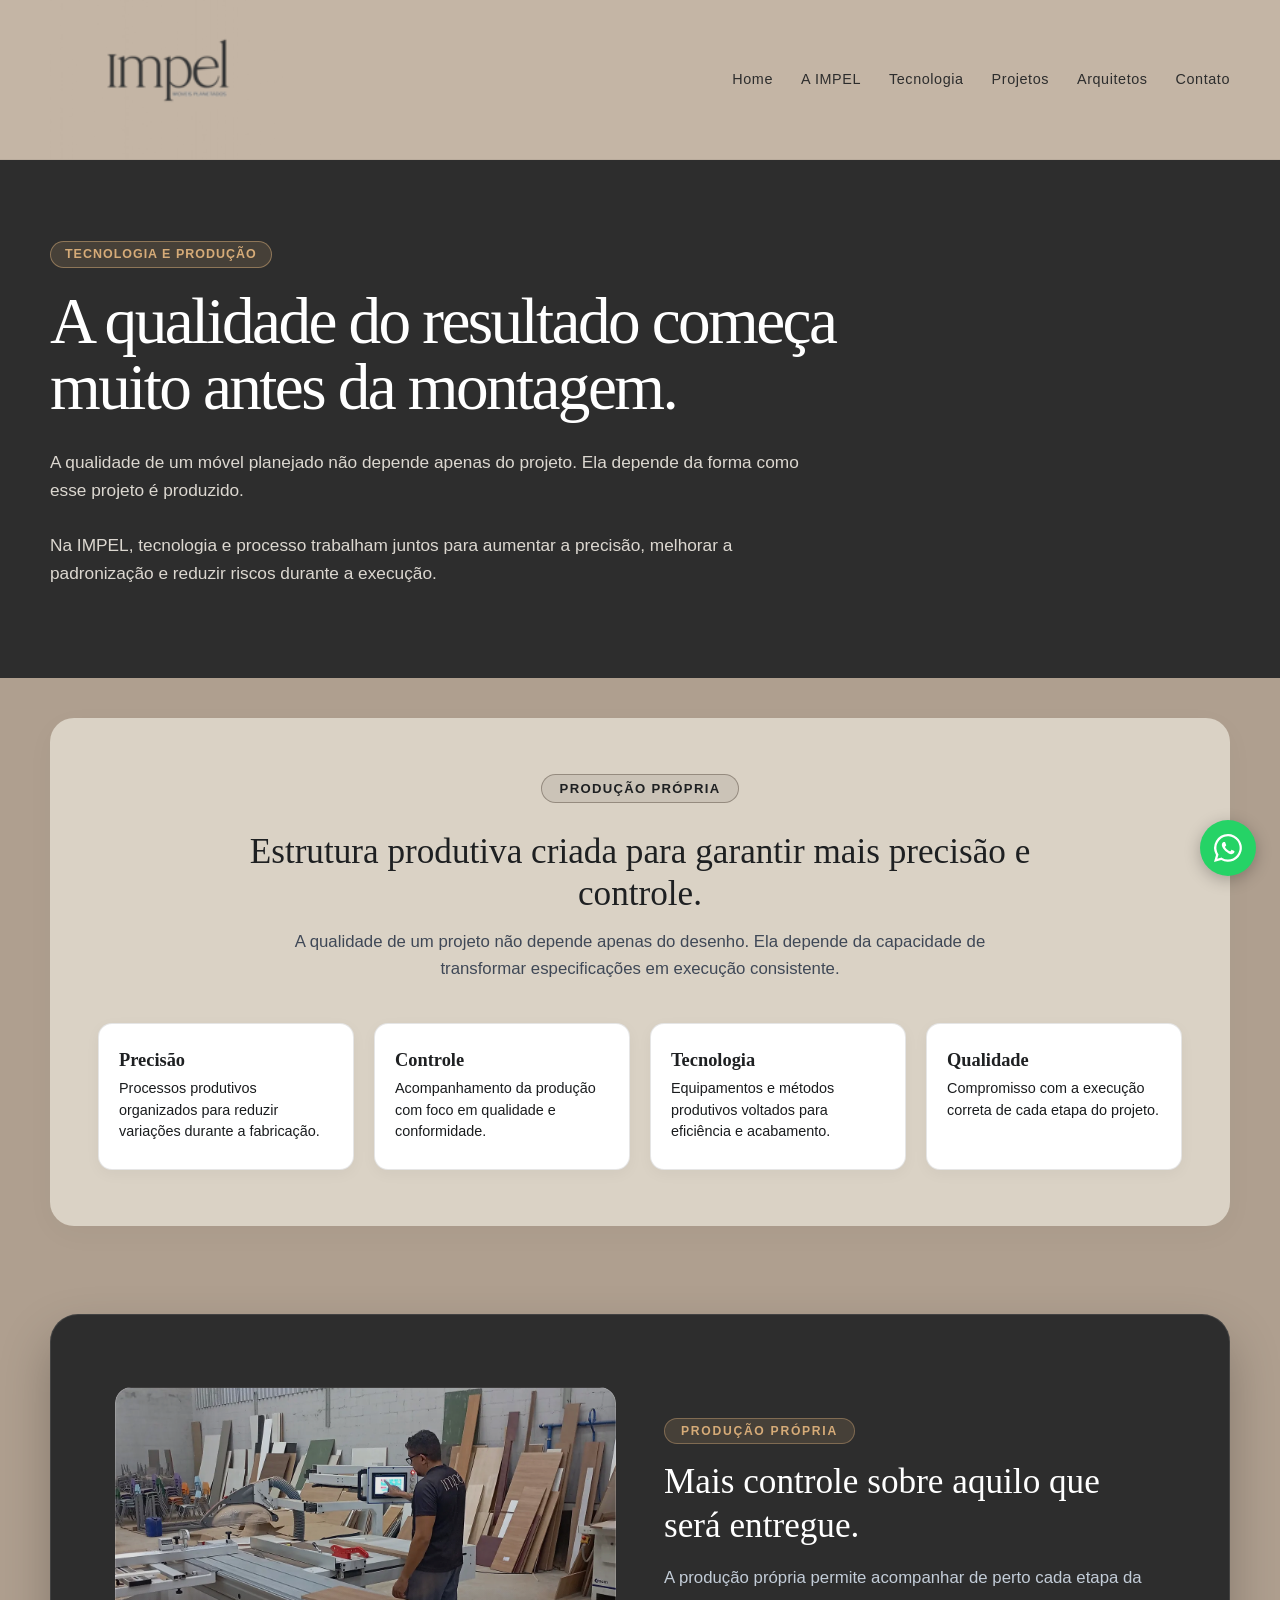
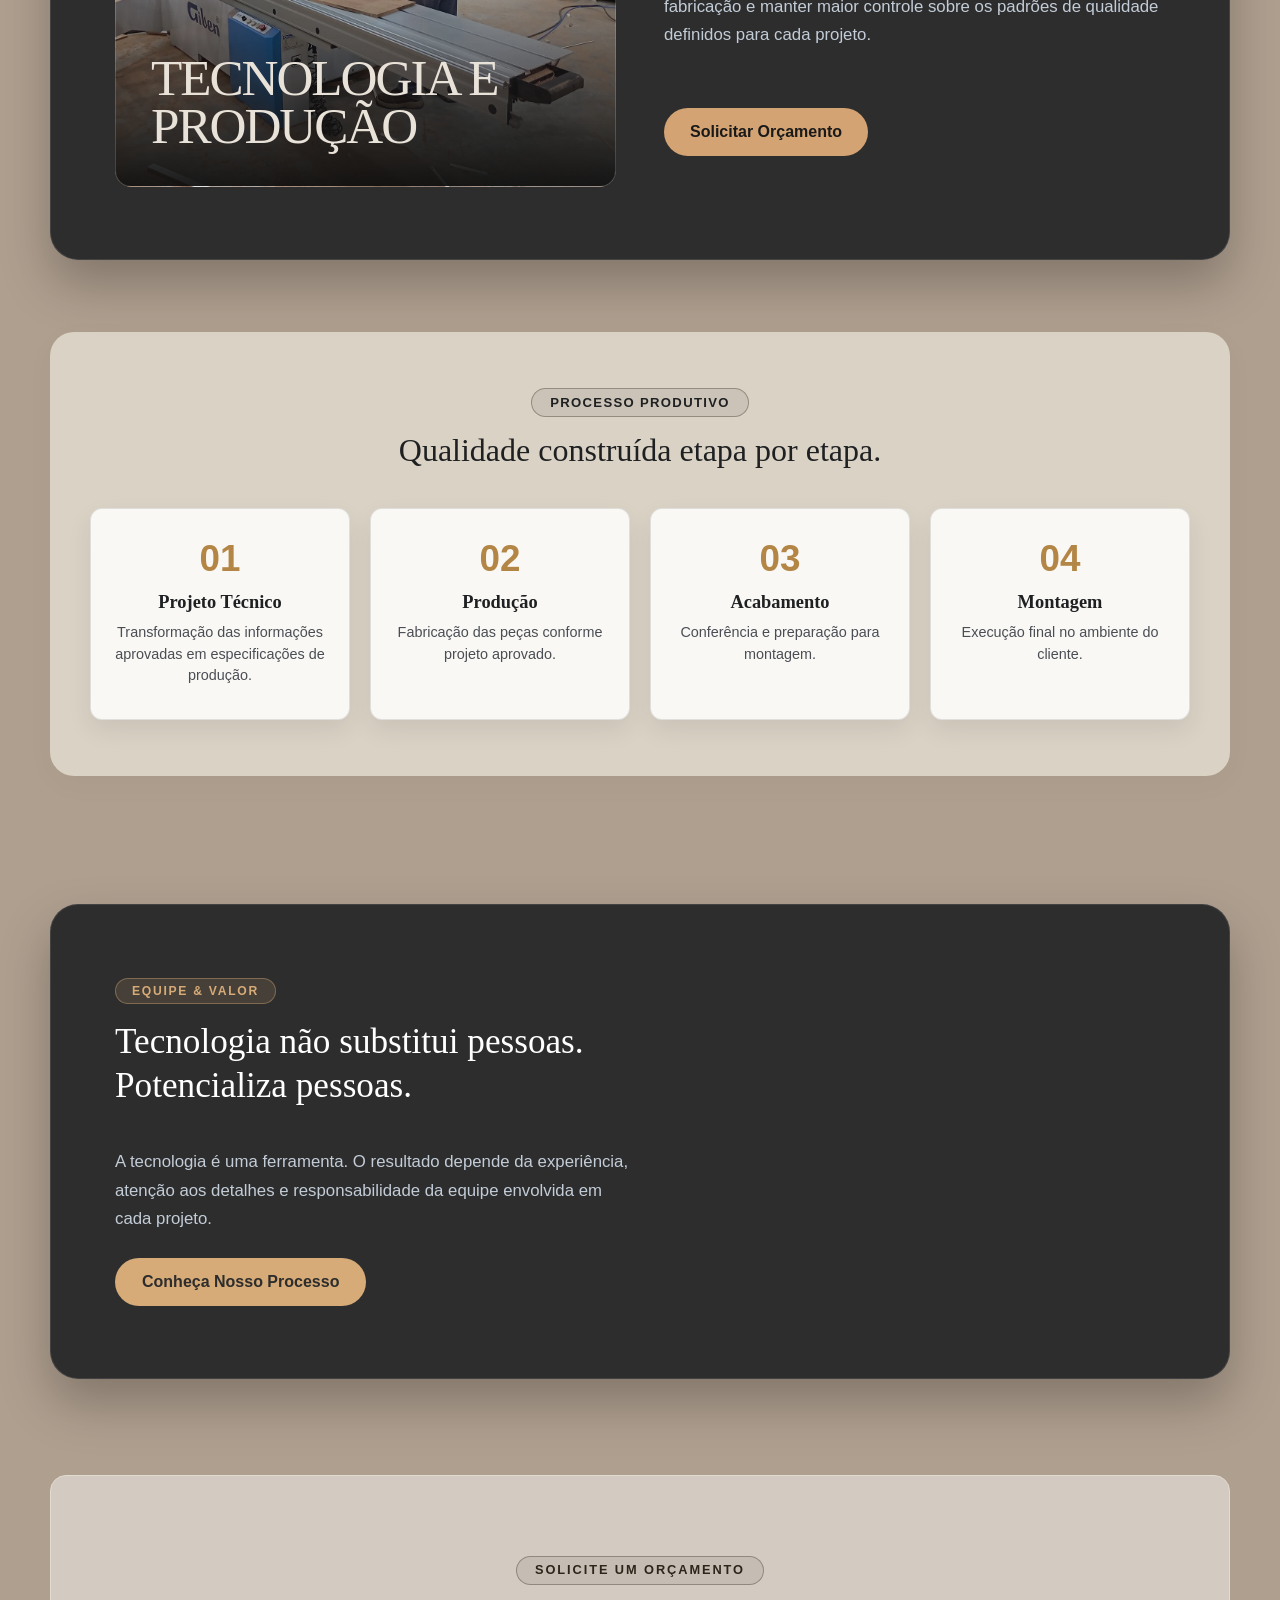
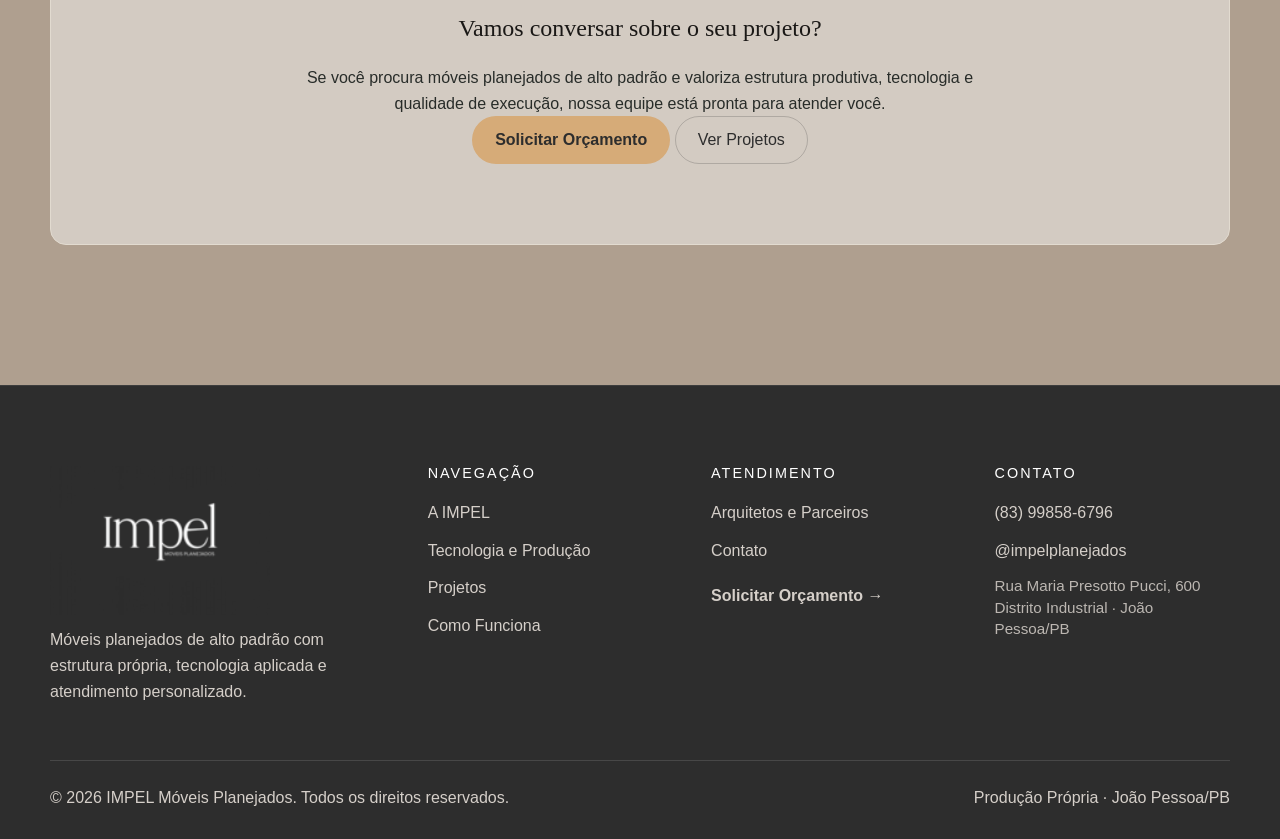
<file: tecnologia-e-producao.html>
<!DOCTYPE html>
<html lang="pt-BR">
<head>
<!-- Google Tag Manager -->
<script>(function(w,d,s,l,i){w[l]=w[l]||[];w[l].push({'gtm.start':
new Date().getTime(),event:'gtm.js'});var f=d.getElementsByTagName(s)[0],
j=d.createElement(s),dl=l!='dataLayer'?'&l='+l:'';j.async=true;j.src=
'https://www.googletagmanager.com/gtm.js?id='+i+dl;f.parentNode.insertBefore(j,f);
})(window,document,'script','dataLayer','GTM-M6DFN7XG');</script>
<!-- End Google Tag Manager -->
  <link rel="icon" type="image/svg+xml" href="assets/images/favicon.svg">
  <link rel="icon" type="image/png" sizes="32x32" href="assets/images/favicon-32x32.png">
  <link rel="shortcut icon" href="favicon.ico">
  <meta charset="UTF-8" />
  <meta name="viewport" content="width=device-width, initial-scale=1.0" />

  <title>Tecnologia e Produção | IMPEL Móveis Planejados</title>
  <link rel="apple-touch-icon" href="/assets/images/icon-192.png" />
  <meta name="description" content="Conheça a estrutura produtiva da IMPEL e entenda como tecnologia e processo contribuem para a qualidade dos projetos." />
  <link rel="canonical" href="https://impelplanejados.com.br/tecnologia-e-producao.html" />
  <meta property="og:type" content="website" />
  <meta property="og:url" content="https://impelplanejados.com.br/tecnologia-e-producao.html" />
  <meta property="og:title" content="Tecnologia e Produção | Precisão Industrial IMPEL" />
  <meta property="og:description" content="Engenharia de ponta, furação milimétrica e usinagem CNC aplicada a mobiliário sob medida." />
  <meta property="og:image" content="https://impelplanejados.com.br/assets/fabrica/cnc-operacao-impel.webp" />
  <meta name="twitter:card" content="summary_large_image" />

  <link rel="stylesheet" href="css/reset.css?v=1789746345" />
  <link rel="stylesheet" href="css/variables.css?v=1789746345" />
  <link rel="stylesheet" href="css/base.css?v=1789746345" />
  <link rel="stylesheet" href="css/layout.css?v=1789746345" />
  <link rel="stylesheet" href="css/components.css?v=1789746345" />
  <link rel="stylesheet" href="css/pages.css?v=1789746345" />
  <link rel="stylesheet" href="css/responsive.css?v=1789746345" />

<style>
/* CARD DE PROCESSO PRODUTIVO - ALTO CONTRASTE */
.step-card {
  background: #FFFFFF !important;
  border: 1px solid rgba(45, 45, 45, 0.16) !important;
  border-radius: 12px !important;
  padding: 32px 22px !important;
  box-shadow: 0 10px 25px rgba(0, 0, 0, 0.08) !important;
  text-align: center !important;
}

.step-card span {
  display: block !important;
  color: #9E7332 !important;
  font-size: 2.3rem !important;
  font-weight: 800 !important;
  line-height: 1 !important;
  margin-bottom: 14px !important;
}

.step-card h3 {
  color: #111827 !important;
  font-size: 1.15rem !important;
  font-weight: 700 !important;
  margin-bottom: 10px !important;
}

.step-card p {
  color: #374151 !important;
  font-size: 0.9rem !important;
  line-height: 1.5 !important;
  font-weight: 500 !important;
  margin: 0 !important;
}

/* EYEBROW VISIVEL NO FUNDO BEGE */
.section-heading .eyebrow {
  background: rgba(45, 45, 45, 0.08) !important;
  border: 1px solid rgba(45, 45, 45, 0.25) !important;
  color: #2D2D2D !important;
  font-weight: 700 !important;
  letter-spacing: 0.1em !important;
}
</style>


<style>
/* CARDS DA SECAO PRODUCAO PROPRIA NO BALAO CLARO */
.prod-cards-grid {
  display: grid;
  grid-template-columns: repeat(4, 1fr);
  gap: 20px;
}
@media (max-width: 900px) {
  .prod-cards-grid { grid-template-columns: repeat(2, 1fr); }
}
@media (max-width: 500px) {
  .prod-cards-grid { grid-template-columns: 1fr; }
}
.prod-cards-grid .info-card {
  background: #FFFFFF !important;
  border: 1px solid rgba(45, 45, 45, 0.12) !important;
  border-radius: 14px !important;
  padding: 26px 20px !important;
  box-shadow: 0 4px 15px rgba(0,0,0,0.04) !important;
}
.prod-cards-grid .info-card h3 {
  color: #1E2022 !important;
  font-size: 1.15rem !important;
  font-weight: 700 !important;
  margin-bottom: 8px !important;
}
.prod-cards-grid .info-card p {
  color: #4B5563 !important;
  font-size: 0.9rem !important;
  line-height: 1.5 !important;
  margin: 0 !important;
}
</style>

</head>

<body>
<!-- Google Tag Manager (noscript) -->
<noscript><iframe src="https://www.googletagmanager.com/ns.html?id=GTM-M6DFN7XG"
height="0" width="0" style="display:none;visibility:hidden"></iframe></noscript>
<!-- End Google Tag Manager (noscript) -->
  <div id="site-header"></div>

  <main>
    <section class="page-hero">
      <div class="container page-hero-content">
        <span class="eyebrow">Tecnologia e Produção</span>
        <h1>A qualidade do resultado começa muito antes da montagem.</h1>
        <p>
          A qualidade de um móvel planejado não depende apenas do projeto.
          Ela depende da forma como esse projeto é produzido.
        </p>
        <p>
          Na IMPEL, tecnologia e processo trabalham juntos para aumentar a precisão,
          melhorar a padronização e reduzir riscos durante a execução.
        </p>
      </div>
    </section>


        <section class="section" style="padding: 40px 0;">
      <div class="container" style="background: #DAD2C5; border-radius: 24px; padding: 56px 48px; box-shadow: 0 8px 30px rgba(0,0,0,0.03);">
        <div class="section-heading center" style="text-align: center; margin-bottom: 40px;">
          <span class="eyebrow" style="display: inline-block; background: rgba(30, 32, 34, 0.08); border: 1px solid rgba(30, 32, 34, 0.2); color: #1E2022 !important; font-weight: 700; letter-spacing: 0.1em; padding: 6px 18px; border-radius: 999px; margin-bottom: 16px;">Produção Própria</span>
          <h2 style="color: #1E2022 !important; font-size: 2.2rem; line-height: 1.2; margin-bottom: 14px;">Estrutura produtiva criada para garantir mais precisão e controle.</h2>
          <p style="color: #374151 !important; font-size: 1.05rem; line-height: 1.6; max-width: 720px; margin: 0 auto;">
            A qualidade de um projeto não depende apenas do desenho. Ela depende da capacidade de transformar especificações em execução consistente.
          </p>
        </div>

        <div class="prod-cards-grid">
          <article class="info-card">
            <h3>Precisão</h3>
            <p>Processos produtivos organizados para reduzir variações durante a fabricação.</p>
          </article>
          <article class="info-card">
            <h3>Controle</h3>
            <p>Acompanhamento da produção com foco em qualidade e conformidade.</p>
          </article>
          <article class="info-card">
            <h3>Tecnologia</h3>
            <p>Equipamentos e métodos produtivos voltados para eficiência e acabamento.</p>
          </article>
          <article class="info-card">
            <h3>Qualidade</h3>
            <p>Compromisso com a execução correta de cada etapa do projeto.</p>
          </article>
        </div>
      </div>
    </section>

        <section class="section section-muted" style="padding: 40px 0;">
      <div class="container structure-grid" style="background: #1E2022; border-radius: 24px; padding: 48px; border: 1px solid rgba(255, 255, 255, 0.08); box-shadow: 0 10px 30px rgba(0,0,0,0.15);">
        <div class="structure-visual">
          <div class="image-placeholder" data-bg style="background-image: url('/assets/fabrica/seccionadora-giben-digital.webp');">
            <span>Tecnologia e Produção</span>
          </div>
        </div>

        <div class="structure-content">
          <span class="eyebrow" style="display: inline-flex !important; align-items: center !important; font-size: 0.76rem !important; font-weight: 700 !important; text-transform: uppercase !important; letter-spacing: 0.14em !important; padding: 6px 16px !important; border-radius: 9999px !important; margin-bottom: 16px !important; color: #D6AB78 !important; background-color: rgba(214, 171, 120, 0.15) !important; border: 1px solid rgba(214, 171, 120, 0.4) !important;">Produção própria</span>
          <h2 style="color: #FFFFFF !important; font-size: 2rem; margin-bottom: 16px; line-height: 1.2;">Mais controle sobre aquilo que será entregue.</h2>
          <p style="color: #CBD5E1 !important; font-size: 0.98rem; line-height: 1.6; margin-bottom: 24px;">
            A produção própria permite acompanhar de perto cada etapa da fabricação e manter maior controle sobre os padrões de qualidade definidos para cada projeto.
          </p>

          <a class="btn btn-primary" href="contato.html"   style="display: inline-flex !important; align-items: center !important; justify-content: center !important; padding: 13px 26px !important; line-height: 1 !important;">Solicitar Orçamento</a>
        </div>
      </div>
    </section>

    <section class="section" style="padding: 40px 0 80px 0;">
      <div class="container" style="background: #DAD2C5; border-radius: 24px; padding: 56px 40px; box-shadow: 0 8px 30px rgba(0,0,0,0.03);">
        <div class="section-heading center" style="text-align: center; margin-bottom: 40px;">
          <span class="eyebrow" style="display: inline-block; background: rgba(30, 32, 34, 0.08); border: 1px solid rgba(30, 32, 34, 0.2); color: #1E2022 !important; font-weight: 700; letter-spacing: 0.1em; padding: 6px 18px; border-radius: 999px; margin-bottom: 12px;">Processo produtivo</span>
          <h2 style="color: #1E2022; font-size: 2rem; margin: 0;">Qualidade construída etapa por etapa.</h2>
        </div>

        <div class="steps-grid production-steps" style="display: grid; grid-template-columns: repeat(auto-fit, minmax(220px, 1fr)); gap: 20px;">
          <article class="step-card" style="background: #FAF8F5 !important; border: 1px solid rgba(30, 32, 34, 0.12) !important; border-radius: 14px; padding: 32px 20px; text-align: center; box-shadow: 0 4px 16px rgba(0,0,0,0.03);">
            <span style="display: block; color: #B38646 !important; font-size: 2.2rem; font-weight: 800; margin-bottom: 12px;">01</span>
            <h3 style="color: #1E2022 !important; font-size: 1.15rem; font-weight: 700; margin-bottom: 10px;">Projeto Técnico</h3>
            <p style="color: #4A4E54 !important; font-size: 0.9rem; line-height: 1.5; margin: 0;">Transformação das informações aprovadas em especificações de produção.</p>
          </article>

          <article class="step-card" style="background: #FAF8F5 !important; border: 1px solid rgba(30, 32, 34, 0.12) !important; border-radius: 14px; padding: 32px 20px; text-align: center; box-shadow: 0 4px 16px rgba(0,0,0,0.03);">
            <span style="display: block; color: #B38646 !important; font-size: 2.2rem; font-weight: 800; margin-bottom: 12px;">02</span>
            <h3 style="color: #1E2022 !important; font-size: 1.15rem; font-weight: 700; margin-bottom: 10px;">Produção</h3>
            <p style="color: #4A4E54 !important; font-size: 0.9rem; line-height: 1.5; margin: 0;">Fabricação das peças conforme projeto aprovado.</p>
          </article>

          <article class="step-card" style="background: #FAF8F5 !important; border: 1px solid rgba(30, 32, 34, 0.12) !important; border-radius: 14px; padding: 32px 20px; text-align: center; box-shadow: 0 4px 16px rgba(0,0,0,0.03);">
            <span style="display: block; color: #B38646 !important; font-size: 2.2rem; font-weight: 800; margin-bottom: 12px;">03</span>
            <h3 style="color: #1E2022 !important; font-size: 1.15rem; font-weight: 700; margin-bottom: 10px;">Acabamento</h3>
            <p style="color: #4A4E54 !important; font-size: 0.9rem; line-height: 1.5; margin: 0;">Conferência e preparação para montagem.</p>
          </article>

          <article class="step-card" style="background: #FAF8F5 !important; border: 1px solid rgba(30, 32, 34, 0.12) !important; border-radius: 14px; padding: 32px 20px; text-align: center; box-shadow: 0 4px 16px rgba(0,0,0,0.03);">
            <span style="display: block; color: #B38646 !important; font-size: 2.2rem; font-weight: 800; margin-bottom: 12px;">04</span>
            <h3 style="color: #1E2022 !important; font-size: 1.15rem; font-weight: 700; margin-bottom: 10px;">Montagem</h3>
            <p style="color: #4A4E54 !important; font-size: 0.9rem; line-height: 1.5; margin: 0;">Execução final no ambiente do cliente.</p>
          </article>
        </div>
    </section>

    
        <section class="section section-muted" style="padding: 40px 0;">
      <div class="container" style="background: #1E2022; border-radius: 24px; padding: 56px 48px; border: 1px solid rgba(255, 255, 255, 0.08); box-shadow: 0 10px 30px rgba(0,0,0,0.15); display: flex; align-items: center; justify-content: space-between; gap: 40px; flex-wrap: wrap;">
        <div style="max-width: 500px;">
          <span class="eyebrow" style="display: inline-flex !important; align-items: center !important; font-size: 0.76rem !important; font-weight: 700 !important; text-transform: uppercase !important; letter-spacing: 0.14em !important; padding: 6px 16px !important; border-radius: 9999px !important; margin-bottom: 16px !important; color: #D6AB78 !important; background-color: rgba(214, 171, 120, 0.15) !important; border: 1px solid rgba(214, 171, 120, 0.4) !important;">Equipe & Valor</span>
          <h2 style="font-size: 2.1rem; line-height: 1.25; margin: 0; color: #FFFFFF !important;">Tecnologia não substitui pessoas. Potencializa pessoas.</h2>
        </div>
        <div style="max-width: 520px;">
          <p style="margin-bottom: 24px; color: #CBD5E1 !important; font-size: 1.05rem; line-height: 1.6;">A tecnologia é uma ferramenta. O resultado depende da experiência, atenção aos detalhes e responsabilidade da equipe envolvida em cada projeto.</p>
          <a class="btn btn-primary" href="como-funciona.html" style="display: inline-flex !important; align-items: center !important; justify-content: center !important; padding: 13px 26px !important; line-height: 1 !important;">Conheça Nosso Processo</a>
        </div>
      </div>
    </section>

    <section class="section final-cta">
      <div class="container final-cta-box">
        <span class="eyebrow">Solicite um orçamento</span>
        <h2>Vamos conversar sobre o seu projeto?</h2>
        <p>
          Se você procura móveis planejados de alto padrão e valoriza estrutura produtiva,
          tecnologia e qualidade de execução, nossa equipe está pronta para atender você.
        </p>

        <div class="hero-actions">
          <a class="btn btn-primary" href="contato.html"  >Solicitar Orçamento</a>
          <a href="projetos.html" class="btn btn-secondary">Ver Projetos</a>
        </div>
      </div>
    </section>
  </main>

  <div id="site-footer"></div>

  <a class="whatsapp-float" href="https://wa.me/5583998586796?text=Ol%C3%A1%2C%20gostaria%20de%20solicitar%20um%20or%C3%A7amento%20para%20meu%20projeto." target="_blank" rel="noopener" style="text-decoration: none;" aria-label="Falar no WhatsApp">
    <svg viewBox="0 0 32 32">
      <path d="M16 2a13.9 13.9 0 0 0-12 20.9L2 30l7.3-1.9A13.9 13.9 0 1 0 16 2zm0 25.5a11.5 11.5 0 0 1-5.9-1.6l-.4-.3-4.4 1.1 1.2-4.2-.3-.4A11.6 11.6 0 1 1 16 27.5zm6.4-8.6c-.3-.2-2-.9-2.3-1s-.5-.2-.7.2-.8 1-1 1.2-.4.2-.7 0a9.2 9.2 0 0 1-2.7-1.7 10.1 10.1 0 0 1-1.9-2.3c-.2-.3 0-.5.1-.7l.5-.6c.2-.2.3-.4.4-.6a.7.7 0 0 0 0-.7c-.1-.2-.7-1.7-.9-2.3s-.5-.5-.7-.5h-.6a1.2 1.2 0 0 0-.9.4 3.7 3.7 0 0 0-1.2 2.7 6.4 6.4 0 0 0 1.4 3.5 14.7 14.7 0 0 0 5.6 5 5 5 0 0 0 3.3.6 3.1 3.1 0 0 0 2.1-1.5 2.5 2.5 0 0 0 .2-1.5c-.1-.1-.3-.2-.6-.3z"/>
    </svg>
  </a>

  <script src="js/includes.js"></script>
  <script src="data/settings.js"></script>
  <script src="data/company.js"></script>
  <script src="js/whatsapp.js"></script>
  <script src="js/forms.js"></script>
  <script src="js/menu.js"></script>
  <script src="js/main.js"></script>
</body>
</html>
</file>
<file: css/variables.css>
:root {
  --color-charcoal: #2D2D2D;
  --color-taupe: #AF9F8F;
  --color-gold: #D6AB78;
  --color-sage: #C4C7AC;

  /* Cores de fundo oficiais IMPEL */
  --color-offwhite: #E8E2D9;
  --color-muted: #EFEAE2;
  --color-line: #E2DBD0;
  --color-white: #ffffff;

  --font-title: Georgia, "Times New Roman", serif;
  --font-body: "Montserrat", Arial, sans-serif;

  --container: 1180px;
  --radius: 16px;
  --transition: 300ms ease;
}
</file>
<file: css/base.css>
body {
  font-family: var(--font-body);
  background: var(--color-offwhite);
  color: var(--color-charcoal);
  line-height: 1.6;
  position: relative;
  overflow-x: hidden;
}

/* body::before com reticula removido para eliminar distorcao cromatica */

.container {
  width: min(100% - 32px, var(--container));
  margin-inline: auto;
}

h1,
h2,
h3 {
  font-family: var(--font-title);
  line-height: 1.1;
  font-weight: 400;
}

h1 {
  font-size: clamp(2.2rem, 5.1vw, 4.45rem);
  line-height: 1.02;
  letter-spacing: -0.04em;
}

p {
  font-size: 1rem;
  color: rgba(45, 45, 45, 0.78);
}

/* ==========================================================================
   REFINAMENTO ARQUITETURAL: HERO, CÁPSULA E CONTRASTE
   ========================================================================== */

/* Fundo Fendi obrigatório em todo o corpo */
html, body, main {
  background-color: #AF9F8F !important;
  color: #1A1816;
}

/* 1. HERO COM EQUILÍBRIO VISUAL */
.hero {
  padding: 4rem 0 5rem 0;
  background-color: #AF9F8F;
}

.hero-grid {
  display: grid;
  grid-template-columns: 1.2fr 0.8fr;
  gap: 3.5rem;
  align-items: center;
}

/* O hero-card no tom Preto Nobre (#2D2D2D) como no manual da marca */
.hero-card {
  background-color: #2D2D2D !important;
  color: #F7F4F0 !important;
  padding: 3.5rem 2.5rem !important;
  border-radius: 20px !important;
  box-shadow: 0 20px 45px rgba(0, 0, 0, 0.22) !important;
  border: 1px solid rgba(214, 171, 120, 0.3) !important; /* Toque do dourado da paleta */
  display: flex;
  flex-direction: column;
  justify-content: center;
}

.hero-card p {
  font-family: var(--font-heading, serif);
  font-size: 1.8rem;
  line-height: 1.3;
  color: #FFFFFF !important;
  margin: 0;
}

.hero-card p span {
  display: block;
  margin-top: 1rem;
  color: #D6AB78 !important; /* Dourado */
}

/* 2. SEGUNDA SEÇÃO: A CÁPSULA ARQUITETURAL */
.section-muted {
  background-color: transparent !important;
  padding: 3rem 0 5rem 0 !important;
}

.section-muted > .container {
  background-color: #2D2D2D !important; /* Preto Nobre isolando a ideia */
  border-radius: 28px !important;
  padding: 4.5rem 4rem !important;
  box-shadow: 0 24px 50px rgba(0, 0, 0, 0.25) !important;
  border: 1px solid rgba(255, 255, 255, 0.1) !important;
}

.section-muted h2 {
  color: #FFFFFF !important;
  font-size: 2.2rem !important;
  line-height: 1.25 !important;
}

.section-muted p {
  color: #D5CFC9 !important;
  font-size: 1.05rem !important;
  line-height: 1.7 !important;
}

.section-muted .eyebrow {
  background-color: rgba(214, 171, 120, 0.15) !important;
  color: #D6AB78 !important;
  border: 1px solid rgba(214, 171, 120, 0.4) !important;
}

.section-muted .text-link {
  color: #D6AB78 !important;
  font-weight: 600;
  text-decoration: underline;
}

/* 3. CARDS DAS SEÇÕES SEGUINTES */
.stat-card {
  background-color: rgba(247, 244, 240, 0.95) !important;
  border-radius: 16px !important;
  border: 1px solid rgba(255, 255, 255, 0.6) !important;
  box-shadow: 0 10px 25px rgba(0, 0, 0, 0.08) !important;
}

.stat-card h3 {
  color: #1A1816 !important;
}

.stat-card p {
  color: #4A443E !important;
}

/* 4. BOTÃO WHATSAPP ISOLADO (IMPEDE DE ESTOURAR A TELA) */
[class*="whatsapp"], a[href*="wa.me"] svg {
  max-width: 60px !important;
  max-height: 60px !important;
}

/* 5. RODAPÉ ESCURO COM TEXTO CLARO */
footer, .site-footer, [class*="footer"] {
  background-color: #2D2D2D !important;
  color: #F7F4F0 !important;
}

footer p, footer span, footer a, footer li,
.site-footer p, .site-footer a, .site-footer span, .site-footer li {
  color: #D5CFC9 !important;
}

footer h3, footer h4, .site-footer h3, .site-footer h4 {
  color: #FFFFFF !important;
}

footer a:hover, .site-footer a:hover {
  color: #D6AB78 !important;
}

/* ==========================================================================
   CONECTOR DE SEÇÃO E CONTROLE DE VÃO
   ========================================================================== */

/* 1. Reduz o espaçamento inferior da seção escura */
.section-muted {
  padding-bottom: 2rem !important;
  position: relative;
}

/* 2. Reduz o espaçamento superior da seção de diferenciais */
.stats-section {
  padding-top: 2rem !important;
  position: relative;
}

/* 3. Conector técnico vertical entre a cápsula escura e os diferenciais */
.stats-section::before {
  content: "";
  display: block;
  width: 1px;
  height: 48px;
  background: linear-gradient(to bottom, rgba(45, 45, 45, 0.4), rgba(214, 171, 120, 0.6), transparent);
  margin: 0 auto 1.5rem auto;
}

/* Refinamento do badge Diferenciais */
.stats-section .eyebrow {
  background: rgba(45, 45, 45, 0.08) !important;
  color: #2D2D2D !important;
  border: 1px solid rgba(45, 45, 45, 0.15) !important;
  font-weight: 600;
  letter-spacing: 0.15em;
}
</file>
<file: css/layout.css>
#site-header { background-color: rgba(196, 181, 165, 0.88); }
.site-header {
  position: sticky;
  top: 0;
  z-index: 50;
  background: rgba(196, 181, 165, 0.88) !important;
  backdrop-filter: blur(14px);
  -webkit-backdrop-filter: blur(14px);
  border-bottom: 1px solid rgba(0, 0, 0, 0.05) !important;
}

.header-content {
  min-height: 68px;
  display: flex;
  align-items: center;
  justify-content: space-between;
  gap: 32px;
}

.brand {
  display: inline-flex;
  align-items: center;
  width: 235px;
  flex-shrink: 0;
}

.brand img {
  width: 100%;
  height: auto;
  display: block;
}

.desktop-nav {
  display: flex;
  align-items: center;
  gap: 28px;
  font-size: 0.9rem;
  letter-spacing: 0.04em;
  font-weight: 500;
}

.desktop-nav a {
  color: var(--color-charcoal);
  transition: 0.2s ease;
}

.desktop-nav a:hover {
  color: var(--color-gold);
}

/* HERO SECTION REFINADA */
.hero {
  min-height: calc(100vh - 80px);
  display: flex;
  align-items: center;
  padding: 60px 0 80px;
  background-color: var(--color-charcoal) !important;
  color: var(--color-muted) !important;
}

.hero h1,
.hero .hero-title {
  color: #ffffff !important;
}

.hero p,
.hero-subtitle,
.hero-description {
  color: var(--color-muted) !important;
  opacity: 0.9;
}

.hero h1,
.hero .hero-title {
  color: #ffffff !important;
}

.hero p,
.hero-subtitle,
.hero-description {
  color: var(--color-muted) !important;
  opacity: 0.9;
}

.hero-grid {
  display: grid;
  grid-template-columns: 1.15fr 0.85fr;
  gap: 48px;
  align-items: center;
  max-width: 1180px;
  margin: 0 auto;
}

.hero-content {
  max-width: 560px;
}

.hero-content h1.hero-title {
  font-family: var(--font-title, serif);
  font-size: clamp(2.3rem, 3.8vw, 3.2rem);
  font-weight: 500;
  color: #1A1A1A;
  line-height: 1.15;
  letter-spacing: -0.02em;
  margin-top: 0;
  margin-bottom: 18px;
}

.hero-content .hero-subtitle {
  font-size: clamp(1.05rem, 1.3vw, 1.2rem);
  font-weight: 500;
  color: #2D3748;
  line-height: 1.45;
  margin-bottom: 16px;
}

.hero-content .hero-description {
  font-size: 0.98rem;
  color: #4A5568;
  line-height: 1.6;
  margin-bottom: 28px;
}

.hero-card {
  min-height: auto;
  border-radius: var(--radius, 16px);
  background: rgba(255, 255, 255, 0.04);
  border: 1px solid rgba(255, 255, 255, 0.12);
  display: flex;
  flex-direction: column;
  justify-content: center;
  align-items: flex-start;
  padding: 48px 40px;
  color: #FFFFFF;
}

.hero-card p {
  color: #FFFFFF;
  font-family: var(--font-title, serif);
  font-size: clamp(1.7rem, 2.3vw, 2.3rem);
  line-height: 1.2;
}

.hero-card span {
  color: #D1D5DB;
}

/* Ajuste Fino Hero Grid Desktop */
.hero-grid {
  display: grid !important;
  grid-template-columns: 1.1fr 0.9fr !important;
  gap: 48px !important;
  align-items: center !important;
  max-width: 1120px !important;
  margin: 0 auto !important;
  padding: 0 24px !important;
}

.hero-content h1.hero-title {
  color: #1F2421 !important;
  font-family: var(--font-title, serif) !important;
  font-size: clamp(2.2rem, 3.5vw, 3rem) !important;
  font-weight: 600 !important;
  line-height: 1.18 !important;
  margin-bottom: 18px !important;
}

.hero-card {
  background: #242424 !important;
  color: #FFFFFF !important;
  border-radius: 16px !important;
  padding: 48px 40px !important;
}

.hero-card p {
  color: #FFFFFF !important;
}

/* Padronização escura da Hero da Home */
.hero {
  background-color: #2D2D2D !important;
  color: #EFEAE2 !important;
}

.hero .hero-title,
.hero h1 {
  color: #ffffff !important;
}

.hero .hero-subtitle,
.hero .hero-description,
.hero p {
  color: #EFEAE2 !important;
  opacity: 0.9 !important;
}


/* Hero Home: Altura enxuta e contraste correto */
.hero {
  min-height: auto !important;
  padding: 60px 0 70px !important;
  background-color: var(--color-charcoal) !important;
}

.hero .hero-content,
.hero .hero-grid {
  display: grid;
  align-items: center;
  gap: 48px;
}

/* Tipografia à esquerda: contraste estrito com o Charcoal */
.hero h1,
.hero .hero-title,
.hero-content h1,
.hero-copy h1 {
  color: #FFFFFF !important;
  font-size: clamp(2.2rem, 4vw, 3.2rem) !important;
  line-height: 1.15 !important;
  margin-bottom: 20px !important;
}

.hero p,
.hero-subtitle,
.hero-description,
.hero-content p,
.hero-copy p {
  color: #EFEAE2 !important;
  opacity: 0.9 !important;
  font-size: 1.05rem !important;
  line-height: 1.6 !important;
  margin-bottom: 28px !important;
}

/* Card da direita na Home */
.hero-card {
  background: rgba(255, 255, 255, 0.04) !important;
  border: 1px solid rgba(255, 255, 255, 0.12) !important;
  border-radius: var(--radius) !important;
  padding: 40px !important;
}

/* Aplicação Estrita do Manual de Identidade Visual - Hero Home */
body section.hero {
  background-color: #2D2D2D !important;
}

body section.hero .hero-content .hero-title,
body section.hero h1.hero-title {
  color: #F7F4F0 !important;
  font-family: var(--font-title) !important;
  font-size: clamp(2.3rem, 4vw, 3.3rem) !important;
  line-height: 1.15 !important;
  margin-bottom: 22px !important;
}

body section.hero .hero-content .hero-subtitle,
body section.hero p.hero-subtitle {
  color: #AF9F8F !important;
  font-size: 1.22rem !important;
  font-weight: 500 !important;
  line-height: 1.5 !important;
  margin-bottom: 18px !important;
}

body section.hero .hero-content .hero-description,
body section.hero p.hero-description {
  color: #F7F4F0 !important;
  opacity: 0.88 !important;
  font-size: 1.02rem !important;
  line-height: 1.65 !important;
  margin-bottom: 32px !important;
}

/* Card Direito alinhado à cartela */
body section.hero .hero-card h3,
body section.hero .hero-card .card-title {
  color: #F7F4F0 !important;
}

body section.hero .hero-card p {
  color: #AF9F8F !important;
}


/* ===================================================
   HERO HOME: ESTRUTURA, ALINHAMENTO E PROPORÇÃO
   =================================================== */
.hero {
  padding: 80px 0 !important;
  min-height: auto !important;
  background-color: #2D2D2D !important;
}

.hero .hero-grid {
  display: grid !important;
  grid-template-columns: 1.25fr 0.85fr !important;
  align-items: center !important;
  gap: 64px !important;
}

.hero .hero-content {
  display: flex !important;
  flex-direction: column !important;
  justify-content: center !important;
}

.hero .hero-content .hero-title,
.hero .hero-content h1 {
  color: #F7F4F0 !important;
  font-family: var(--font-title) !important;
  font-size: clamp(2.4rem, 3.8vw, 3.4rem) !important;
  line-height: 1.16 !important;
  margin-bottom: 20px !important;
}

.hero .hero-content .hero-subtitle {
  color: #AF9F8F !important;
  font-size: 1.2rem !important;
  font-weight: 500 !important;
  line-height: 1.5 !important;
  margin-bottom: 16px !important;
}

.hero .hero-content .hero-description {
  color: #F7F4F0 !important;
  opacity: 0.9 !important;
  font-size: 1.02rem !important;
  line-height: 1.65 !important;
  margin-bottom: 32px !important;
}

/* Card da Direita: Centralizado e alinhado à esquerda */
.hero .hero-card {
  display: flex !important;
  flex-direction: column !important;
  justify-content: center !important;
  align-items: flex-start !important;
  min-height: 320px !important;
  height: 100% !important;
  max-height: 420px !important;
  padding: 44px 40px !important;
  box-sizing: border-box !important;
  margin: 0 !important;
  background: rgba(255, 255, 255, 0.035) !important;
  border: 1px solid rgba(255, 255, 255, 0.12) !important;
  border-radius: 16px !important;
}

.hero .hero-card p {
  color: #F7F4F0 !important;
  font-family: var(--font-title) !important;
  font-size: 1.7rem !important;
  line-height: 1.3 !important;
  margin: 0 !important;
}

.hero .hero-card span {
  display: block !important;
  margin-top: 14px !important;
  color: #AF9F8F !important;
  font-family: var(--font-body) !important;
  font-size: 1.05rem !important;
  line-height: 1.55 !important;
}
</file>
<file: css/components.css>
.btn {
  display: inline-flex;
  align-items: center;
  justify-content: center;
  min-height: 48px;
  padding: 0 22px;
  border: 1px solid transparent;
  border-radius: 999px;
  cursor: pointer;
  transition: var(--transition);
  font-weight: 500;
}

.btn-primary {
  background: var(--color-gold);
  color: var(--color-charcoal);
  font-weight: 600;
}

.btn-primary:hover {
  background: var(--color-charcoal);
  color: var(--color-white);
}

.btn-secondary {
  background: transparent;
  color: var(--color-charcoal);
  border-color: rgba(45, 45, 45, 0.22);
}

.btn-secondary:hover {
  border-color: var(--color-gold);
  color: var(--color-gold);
}

.btn-light {
  background: var(--color-gold);
  color: var(--color-charcoal);
  font-weight: 600;
}

.btn-light:hover {
  background: var(--color-offwhite);
  color: var(--color-charcoal);
}

.whatsapp-float {
  position: fixed;
  right: 24px;
  bottom: 24px;
  z-index: 99;
  width: 56px;
  height: 56px;
  border-radius: 50%;
  background: #25D366;
  border: none;
  display: flex;
  align-items: center;
  justify-content: center;
  cursor: pointer;
  box-shadow: 0 4px 16px rgba(0, 0, 0, 0.25);
  transition: transform 0.25s ease, box-shadow 0.25s ease, background 0.25s ease;
  padding: 0;
}

.whatsapp-float svg {
  width: 32px;
  height: 32px;
  fill: #ffffff;
}

.whatsapp-float:hover {
  transform: translateY(-3px) scale(1.03);
  box-shadow: 0 8px 24px rgba(37, 211, 102, 0.35);
  background: #20ba5a;
}

.mobile-menu-toggle {
  display: none;
  width: 44px;
  height: 44px;
  border: 1px solid rgba(45, 45, 45, 0.16);
  border-radius: 999px;
  background: var(--color-offwhite);
  color: var(--color-charcoal);
  font-size: 1.35rem;
  cursor: pointer;
  align-items: center;
  justify-content: center;
}

.mobile-nav {
  display: none;
}

.desktop-nav a {
  letter-spacing: 0.04em;
  font-weight: 500;
  color: var(--color-charcoal);
}

.info-card,
.stat-card,
.step-card,
.process-card,
.project-card,
.portfolio-card,
.contact-card {
  background: rgba(255, 255, 255, 0.45);
  border: 1px solid var(--color-line);
  border-radius: var(--radius);
  box-shadow: 0 4px 18px rgba(45, 45, 45, 0.04);
  transition: var(--transition);
}

.stat-card:hover,
.step-card:hover,
.process-card:hover,
.project-card:hover,
.portfolio-card:hover,
.contact-card:hover {
  border-color: var(--color-taupe);
  transform: translateY(-4px);
  box-shadow: 0 10px 24px rgba(45, 45, 45, 0.08);
}

/* Hover unificado sem piscar cinza */

.section-muted {
  background: var(--color-muted);
}

.section-divider {
  width: 120px;
  height: 1px;
  background: var(--color-line);
  margin: 0 auto 64px;
}

.final-cta {
  padding-top: 64px;
}

.section-dark .info-card {
  background: rgba(255, 255, 255, 0.04);
  border: 1px solid rgba(214, 171, 120, 0.18);
}

.section-dark .info-card:hover {
  background: rgba(255, 255, 255, 0.07);
}

.section-dark .info-card h3 {
  color: var(--color-gold);
}

.section-dark .info-card p {
  color: rgba(255, 255, 255, 0.75);
}

.site-footer {
  background: var(--color-charcoal);
  color: var(--color-offwhite);
  padding: 80px 0 28px;
  border-top: 1px solid rgba(255, 255, 255, 0.08);
}



.footer-grid {
  align-items: start;
  display: grid;
  grid-template-columns: 1.4fr 1fr 1fr 1fr;
  gap: 48px;
}

.footer-brand {
  display: inline-flex;
  width: 220px;
  margin-bottom: 24px;
}

.footer-brand img {
  width: 100%;
  height: auto;
  display: block;
}

.site-footer h3 {
  font-family: var(--font-body);
  font-size: 0.9rem;
  text-transform: uppercase;
  letter-spacing: 0.14em;
  color: var(--color-gold);
  margin-bottom: 18px;
}

.site-footer a,
.site-footer button {
  display: block;
  margin-bottom: 12px;
  color: rgba(255, 255, 255, 0.78);
  background: none;
  border: none;
  padding: 0;
  cursor: pointer;
  text-align: left;
  transition: var(--transition);
}

.site-footer a:hover,
.site-footer button:hover {
  color: var(--color-gold);
}

.site-footer p {
  color: rgba(255, 255, 255, 0.72);
}

.footer-bottom {
  margin-top: 56px;
  padding-top: 24px;
  border-top: 1px solid rgba(255, 255, 255, 0.12);
  display: flex;
  justify-content: space-between;
  gap: 24px;
}

.btn-primary {
  transition: 0.25s ease;
}

.btn-primary:hover {
  background: #d6ab78;
  color: #2d2d2d;
}

.site-footer a,
.site-footer button,
.desktop-nav a {
  transition: 0.2s ease;
}

.site-footer a:hover,
.site-footer button:hover,
.desktop-nav a:hover {
  color: var(--color-gold);
}
</file>
<file: css/pages.css>
.section {
  padding: 120px 0;
}

.section-muted {
  background: var(--color-muted);
}

.section-dark {
  background: var(--color-charcoal);
  color: var(--color-offwhite);
}

.section-dark h2,
.section-dark p,
.section-dark li {
  color: var(--color-offwhite);
  list-style: none;
  position: relative;
  padding-left: 24px;
  margin-bottom: 10px;
}

.section-dark li::before {
  content: "•";
  position: absolute;
  left: 0;
  color: var(--color-gold);
  font-size: 1.4rem;
  line-height: 1;
}

.section-grid {
  display: grid;
  grid-template-columns: 1fr 1fr;
  gap: 80px;
  align-items: start;
}

.section-grid h2 {
  font-size: clamp(2rem, 4vw, 3.5rem);
}

.section-text {
  display: flex;
  flex-direction: column;
  gap: 24px;
  padding-top: 46px;
}

.section-heading {
  max-width: 760px;
  margin: 0 auto 60px;
  text-align: center;
}

.section-heading h2 {
  margin-top: 16px;
  margin-bottom: 20px;
}

.section-heading.center {
  text-align: center;
  max-width: 900px;
  margin: 0 auto 64px;
}

.section-heading.center h2 {
  margin-top: 12px;
}

.section-divider {
  width: 120px;
  height: 1px;
  background: var(--color-line);
  margin: 0 auto 64px;
}

.cards-grid,
.stats-grid,
.projects-grid,
.portfolio-grid,
.process-grid {
  display: grid;
  gap: 28px;
}

.cards-grid {
  grid-template-columns: repeat(2, 1fr);
}

.stats-grid {
  grid-template-columns: repeat(4, 1fr);
  gap: 24px;
}

.projects-grid,
.portfolio-grid {
  grid-template-columns: repeat(3, 1fr);
}

.process-grid {
  grid-template-columns: repeat(4, 1fr);
}

.info-card,
.stat-card,
.step-card,
.process-card,
.project-card,
.portfolio-card,
.contact-card {
  background: rgba(255, 255, 255, 0.45);
  border: 1px solid var(--color-line);
  border-radius: var(--radius);
  transition: var(--transition);
}

.info-card:hover,
.stat-card:hover,
.step-card:hover,
.process-card:hover,
.project-card:hover,
.portfolio-card:hover,
.contact-card:hover {
  border-color: var(--color-taupe);
  transform: translateY(-4px);
}

.info-card {
  padding: 40px;
}

.info-card h3 {
  margin-bottom: 16px;
  font-size: 1.7rem;
}

.info-card p {
  margin-bottom: 20px;
}

.stat-card {
  padding: 40px 32px;
  text-align: center;
}

.stat-card h3 {
  margin-bottom: 16px;
}

.stat-card p {
  margin: 0;
}

.steps-grid {
  display: grid;
  grid-template-columns: repeat(4, 1fr);
  gap: 24px;
}

.step-card {
  padding: 28px;
  text-align: center;
}

.step-card span,
.process-card span {
  display: block;
  font-size: 2rem;
  margin-bottom: 16px;
  color: var(--color-gold);
}

.step-card h3,
.process-card h3 {
  margin-bottom: 14px;
}

.process-card {
  padding: 34px;
}

.process-card strong {
  display: block;
  margin-top: 24px;
  margin-bottom: 8px;
  color: var(--color-charcoal);
}

.process-card-wide {
  grid-column: span 3;
}

.feature-list {
  margin-top: 32px;
  margin-bottom: 32px;
  padding-left: 18px;
}

.feature-list li {
  margin-bottom: 12px;
}

.text-link {
  display: inline-block;
  margin-top: 8px;
  font-weight: 600;
}

.center-action {
  text-align: center;
  margin-top: 48px;
}

.final-cta {
  padding-top: 64px;
  padding-bottom: 140px;
}

.final-cta-box {
  background: rgba(255, 255, 255, 0.45);
  border-radius: var(--radius);
  padding: 80px;
  text-align: center;
  border: 1px solid var(--color-line);
}

.final-cta-box h2 {
  margin-top: 16px;
  margin-bottom: 24px;
}

.final-cta-box p {
  max-width: 700px;
  margin: 0 auto;
}

.final-cta-box .hero-actions {
  justify-content: center;
}

.stats-section {
  padding: 120px 0;
}

.structure-preview {
  border: none !important;
}

.structure-grid {
  display: grid;
  grid-template-columns: 1fr 1fr;
  gap: 72px;
  align-items: center;
}

.structure-visual {
  min-height: 520px;
}

.image-placeholder {
  width: 100%;
  aspect-ratio: 4 / 3;
  min-height: 280px;
  border-radius: var(--radius);
  background: linear-gradient(145deg, #AF9F8F 0%, #2D2D2D 100%);
  display: flex;
  flex-direction: column;
  justify-content: flex-end;
  align-items: flex-start;
  padding: clamp(24px, 4vw, 36px);
  overflow: hidden;
  position: relative;
}

.image-placeholder::before {
  content: "";
  position: absolute;
  inset: 24px;
  border: 1px solid rgba(247, 244, 240, 0.18);
  border-radius: calc(var(--radius) - 4px);
}

.image-placeholder span {
  position: relative;
  z-index: 1;
  color: var(--color-offwhite);
  font-family: var(--font-title);
  font-size: clamp(2.2rem, 4vw, 3.9rem);
  line-height: 0.95;
  letter-spacing: -0.04em;
  text-transform: uppercase;
  max-width: 420px;
}


.structure-content {
  display: flex;
  flex-direction: column;
  align-items: flex-start;
}

.structure-content h2 {
  font-size: clamp(2rem, 4vw, 3.5rem);
  margin-bottom: 28px;
}

.structure-content p + p {
  margin-top: 18px;
}

.structure-content .btn {
  margin-top: 34px;
}

.projects-preview {
  background: #faf8f5;
}

.project-card {
  overflow: hidden;
}

.project-image,
.portfolio-image {
  min-height: 280px;
  background:
    linear-gradient(rgba(45, 45, 45, 0.18), rgba(45, 45, 45, 0.46)),
    linear-gradient(135deg, var(--color-taupe), var(--color-charcoal));
}

.project-card h3 {
  padding: 28px 28px 12px;
}

.project-card p {
  padding: 0 28px 28px;
}

.page-hero {
  padding: 80px 0 90px;
  background-color: var(--color-charcoal) !important;
  color: var(--color-muted) !important;
}

.page-hero h1 {
  color: #ffffff !important;
}

.page-hero p {
  color: var(--color-muted) !important;
  opacity: 0.9;
}


/* Tag/Pill visivel em secoes escuras e hero */
.page-hero .eyebrow,
.hero .eyebrow {
  display: inline-block !important;
  color: var(--color-gold) !important;
  background: rgba(214, 171, 120, 0.12) !important;
  border: 1px solid rgba(214, 171, 120, 0.35) !important;
  padding: 6px 16px !important;
  border-radius: 999px !important;
  font-size: 0.82rem !important;
  letter-spacing: 0.08em !important;
  text-transform: uppercase !important;
  font-weight: 600 !important;
  margin-bottom: 20px !important;
}


.page-hero-content {
  max-width: 980px;
}

.page-hero h1 {
  max-width: 920px;
}

.page-hero p {
  max-width: 760px;
  margin-top: 28px;
  font-size: 1.08rem;
}

.project-filter {
  display: flex;
  justify-content: center;
  gap: 14px;
  margin-bottom: 56px;
  flex-wrap: wrap;
}

.filter-pill {
  display: inline-flex;
  align-items: center;
  justify-content: center;
  min-height: 42px;
  padding: 0 18px;
  border-radius: 999px;
  border: 1px solid rgba(45, 45, 45, 0.16);
  color: var(--color-charcoal);
  background: transparent;
  font-size: 0.92rem;
}

.filter-pill.active,
.filter-pill:hover {
  background: var(--color-charcoal);
  color: var(--color-offwhite);
}

.portfolio-card {
  overflow: hidden;
}

.portfolio-content {
  padding: 28px;
}

.portfolio-content span {
  display: inline-block;
  margin-bottom: 12px;
  color: var(--color-gold);
  font-size: 0.78rem;
  text-transform: uppercase;
  letter-spacing: 0.16em;
}

.portfolio-content h3 {
  margin-bottom: 12px;
}

.contact-grid {
  display: grid;
  grid-template-columns: 0.9fr 1.1fr;
  gap: 32px;
  align-items: stretch;
}

.contact-card {
  padding: 44px;
}

.contact-card h2 {
  margin: 14px 0 18px;
}

.contact-list {
  list-style: none;
  margin: 28px 0;
  padding: 0;
}

.contact-list li {
  margin-bottom: 12px;
  color: rgba(45, 45, 45, 0.78);
}

.contact-form {
  display: flex;
  flex-direction: column;
  gap: 16px;
  margin-top: 24px;
}

.contact-form input,
.contact-form textarea {
  width: 100%;
  min-height: 52px;
  padding: 14px 16px;
  border: 1px solid rgba(45, 45, 45, 0.14);
  border-radius: 14px;
  background: var(--color-offwhite);
  color: var(--color-charcoal);
  outline: none;
}

.contact-form textarea {
  min-height: 150px;
  resize: vertical;
}

.contact-form input:focus,
.contact-form textarea:focus {
  border-color: var(--color-gold);
  background: white;
}

.contact-form .btn {
  align-self: flex-start;
  margin-top: 4px;
}
/* Refinamento dos cards de portfolio e imagens */
.portfolio-card,
.project-card {
  transition: transform 0.3s ease, box-shadow 0.3s ease;
}

.portfolio-card:hover,
.project-card:hover {
  transform: translateY(-4px);
  box-shadow: 0 16px 32px rgba(45, 45, 45, 0.08);
}

.portfolio-image,
.project-image {
  position: relative;
  overflow: hidden;
}

.portfolio-image img,
.project-image img {
  width: 100%;
  height: 100%;
  object-fit: cover;
  transition: transform 0.5s ease;
}

.portfolio-card:hover .portfolio-image img,
.project-card:hover .project-image img {
  transform: scale(1.04);
}

/* Imagens reais aplicadas na estrutura institucional */
.image-placeholder[data-bg] {
  background-size: cover;
  background-position: center;
  position: relative;
}

.image-placeholder[data-bg]::before {
  content: "";
  position: absolute;
  inset: 0;
  background: linear-gradient(180deg, rgba(45, 45, 45, 0.25) 0%, rgba(45, 45, 45, 0.78) 100%);
  border-radius: inherit;
  z-index: 0;
}
/* Ajuste fino: imagem limpa no topo e gradiente concentrado na base do texto */
.image-placeholder[data-bg]::before {
  content: "";
  position: absolute;
  inset: 0;
  background: linear-gradient(
    to bottom,
    rgba(0, 0, 0, 0.05) 0%,
    rgba(0, 0, 0, 0.15) 50%,
    rgba(20, 20, 20, 0.85) 90%,
    rgba(15, 15, 15, 0.95) 100%
  ) !important;
  border-radius: inherit;
  z-index: 0;
}

/* Contraste para listas em seções escuras */
.dark-list li,
.section-muted .feature-list li {
  color: #E2E8F0 !important;
}

.dark-list li::before,
.section-muted .feature-list li::before {
  color: #C5A880 !important; /* Destaque no marcador/bullet se houver */
}

/* =======================================================
   CORREÇÃO DE RESPONSIVIDADE MOBILE & OVERFLOW
   ======================================================= */

html, body {
  max-width: 100vw;
  overflow-x: hidden;
}

.container,
.section-grid,
.steps-grid,
.card-dark,
.section {
  max-width: 100%;
  box-sizing: border-box;
}

img,
picture,
video,
.step-card img,
.factory-image,
[class*="image"] img {
  max-width: 100% !important;
  height: auto !important;
  object-fit: cover;
}

@media (max-width: 768px) {
  .container {
    padding-left: 20px !important;
    padding-right: 20px !important;
  }

  .section-grid,
  .steps-grid {
    grid-template-columns: 1fr !important;
    gap: 24px !important;
  }

  .section-muted,
  .section-text {
    padding-left: 0 !important;
    padding-right: 0 !important;
    word-break: break-word;
  }

  footer .container,
  .footer-content {
    padding-left: 24px !important;
    padding-right: 24px !important;
  }
}

/* =======================================================
   HOVER ESPECÍFICO DOS BOTÕES "SOLICITAR ORÇAMENTO"
   ======================================================= */

a[href*="orcamento"]:hover,
a[href*="contato"]:hover,
.btn-primary:hover,
.btn-orcamento:hover,
button.btn-primary:hover,
.hero-actions a:hover,
.cta-section a:hover {
  background-color: #F7F4F0 !important;
  color: #C4C7AC !important;
  border-color: #F7F4F0 !important;
  transition: all 0.25s ease-in-out;
}

/* =======================================================
   CORREÇÃO DA SEÇÃO ESTRUTURA / FÁBRICA PRÓPRIA (MOBILE)
   ======================================================= */

.structure-preview {
  overflow: hidden;
  box-sizing: border-box;
}

.structure-visual {
  width: 100% !important;
  max-width: 100% !important;
  box-sizing: border-box;
  overflow: hidden;
  border-radius: 16px;
}

.structure-visual .image-placeholder {
  width: 100% !important;
  max-width: 100% !important;
  height: 280px;
  background-size: cover !important;
  background-position: center !important;
  background-repeat: no-repeat !important;
  border-radius: 16px;
  box-sizing: border-box;
}

.structure-content {
  width: 100% !important;
  box-sizing: border-box;
}

@media (max-width: 768px) {
  .structure-grid {
    display: flex !important;
    flex-direction: column !important;
    gap: 24px !important;
    width: 100% !important;
    padding: 0 !important;
  }

  .structure-content {
    padding: 0 16px 24px 16px !important;
  }

  .structure-content h2 {
    font-size: 1.5rem !important;
    line-height: 1.3 !important;
  }

  .structure-content p {
    font-size: 0.95rem !important;
    line-height: 1.5 !important;
    word-break: normal !important;
  }
}


/* =======================================================
   PADRONIZAÇÃO DEFINITIVA DE PÍLULAS E CONTRASTE
   ======================================================= */

/* 1. Pílulas / Eyebrows: formato oval limpo e premium */
.eyebrow,
span.eyebrow {
  display: inline-flex !important;
  align-items: center !important;
  justify-content: center !important;
  font-size: 0.76rem !important;
  font-weight: 600 !important;
  text-transform: uppercase !important;
  letter-spacing: 0.14em !important;
  padding: 6px 16px !important;
  border-radius: 9999px !important;
  margin-bottom: 16px !important;
  box-sizing: border-box !important;
  line-height: 1 !important;
}

/* Pílula sobre fundo claro (bege) */
body:not(.dark) .eyebrow,
.section:not(.section-dark) .eyebrow,
.hero .eyebrow {
  color: #7A5B28 !important;
  background-color: rgba(122, 91, 40, 0.1) !important;
  border: 1px solid rgba(122, 91, 40, 0.3) !important;
}

/* Pílula sobre fundo escuro (cards grafite) */
.section-dark .eyebrow,
.hero-card .eyebrow,
.structure-content .eyebrow,
.section-muted .eyebrow,
div[style*="background: rgb(36"] .eyebrow {
  color: #E5C38C !important;
  background-color: rgba(229, 195, 140, 0.12) !important;
  border: 1px solid rgba(229, 195, 140, 0.35) !important;
}

/* 2. Legibilidade do texto em fundo bege terroso */
.hero-content .hero-subtitle,
.hero-content p {
  color: #1F2421 !important;
  font-weight: 500 !important;
}

.hero-content .hero-description {
  color: #2D3748 !important;
  font-weight: 400 !important;
}

/* Subtítulos e parágrafos de seções sobre fundo bege */
.section-header p,
.section-text p,
.section:not(.section-dark) h2 + p {
  color: #24292F !important;
  font-weight: 400 !important;
  opacity: 0.95 !important;
}

/* 3. Botão da seção de transparência/estrutura */
.structure-content .btn,
.structure-content a.btn {
  background-color: #D4A373 !important;
  color: #1C1917 !important;
  font-weight: 600 !important;
  border: none !important;
}


/* =======================================================
   REFINAMENTO DEFINITIVO DE CORES E CONTRASTES
   ======================================================= */

/* --- 1. TEXTOS DENTRO DOS CARDS ESCUROS (Legibilidade Máxima) --- */
.section-dark p,
.section-muted p,
.hero-card p,
.hero-card span,
.structure-content p,
.section-grid p,
div[style*="background: rgb(36"] p,
div[style*="background-color: rgb(36"] p {
  color: #E2E8F0 !important; /* Cinza claro luminoso / alto contraste */
  opacity: 0.95 !important;
}

.section-dark .hero-subtitle,
.section-dark h2 + p {
  color: #CBD5E1 !important;
}

/* Títulos dos cards escuros */
.section-dark h2,
.structure-content h2,
.section-grid h2 {
  color: #FFFFFF !important;
}

/* Links em cards escuros */
.section-dark a:not(.btn),
.structure-content a:not(.btn) {
  color: #E5C38C !important;
  text-decoration: underline !important;
  font-weight: 500 !important;
}

/* --- 2. TEXTOS SOBRE O FUNDO BEGE DO SITE --- */
.hero-content p,
.hero-content .hero-subtitle,
.hero-content .hero-description,
.section:not(.section-dark):not(.section-muted) p {
  color: #1A1C1E !important; /* Grafite profundo bem nítido */
  font-weight: 450 !important;
}

/* --- 3. PADRONIZAÇÃO DAS PÍLULAS (EYEBROWS) --- */
.eyebrow,
span.eyebrow {
  display: inline-flex !important;
  align-items: center !important;
  justify-content: center !important;
  font-family: var(--font-body, 'Inter', sans-serif) !important;
  font-size: 0.72rem !important;
  font-weight: 700 !important;
  text-transform: uppercase !important;
  letter-spacing: 0.15em !important;
  padding: 5px 14px !important;
  border-radius: 999px !important;
  box-shadow: none !important;
  text-shadow: none !important;
  margin-bottom: 14px !important;
  width: fit-content !important;
}

/* Pílula no Fundo Bege (Discreta, elegante, sem relevo feio) */
.section:not(.section-dark):not(.section-muted) .eyebrow,
.hero .eyebrow,
.final-cta-box .eyebrow {
  color: #7A5826 !important;
  background-color: rgba(140, 109, 63, 0.08) !important;
  border: 1px solid rgba(140, 109, 63, 0.28) !important;
}

/* Pílula dentro de Cards Escuros */
.section-dark .eyebrow,
.section-muted .eyebrow,
.structure-content .eyebrow {
  color: #F1D4A7 !important;
  background-color: rgba(241, 212, 167, 0.1) !important;
  border: 1px solid rgba(241, 212, 167, 0.3) !important;
}

/* Botão da fábrica */
.structure-content .btn,
.structure-content a.btn {
  background-color: #D4A373 !important;
  color: #1A1A1A !important;
  border: none !important;
  font-weight: 600 !important;
}


/* =======================================================
   CORREÇÃO CIRÚRGICA: PROCESSO / SECTION-MUTED
   ======================================================= */

/* Garante texto branco/claro no bloco escuro de "Como trabalhamos" */
.section-muted .section-heading p,
.section-muted p {
  color: #E2E8F0 !important; /* Branco fosco de alta legibilidade */
  opacity: 0.95 !important;
}

.section-muted .section-heading h2,
.section-muted h2 {
  color: #FFFFFF !important;
}

/* Evita que qualquer span filho herde borda/fundo caso haja resquício de aninhamento */
.eyebrow .eyebrow,
.eyebrow span {
  border: none !important;
  background: transparent !important;
  padding: 0 !important;
  box-shadow: none !important;
}

/* FORÇA BRANCO LUMINOSO NOS PARÁGRAFOS ESCUROS */
p.text-light,
.structure-content p,
.section-heading p,
.section-muted p {
  color: #F3F4F6 !important;
  opacity: 1 !important;
}

/* Remove cortes secos e linhas horizontais em transições de seções */
hr,
.section-divider,
.final-cta {
  border-top: none !important;
  border-bottom: none !important;
}


/* --- REFORMULACAO TOTAL EYEBROWS --- */

/* Base da Pílula (maior, mais nítida e encorpada) */
.eyebrow,
span.eyebrow {
  display: inline-flex !important;
  align-items: center !important;
  justify-content: center !important;
  font-family: var(--font-body, 'Inter', sans-serif) !important;
  font-size: 0.82rem !important;
  font-weight: 700 !important;
  text-transform: uppercase !important;
  letter-spacing: 0.16em !important;
  padding: 8px 20px !important;
  border-radius: 9999px !important;
  box-sizing: border-box !important;
  line-height: 1.1 !important;
  margin-bottom: 18px !important;
  transition: all 0.2s ease !important;
}

/* 1. Pílulas no Fundo Claro (Bege do site) - Legibilidade e presença forte */
body:not(.dark) .eyebrow,
.section:not(.section-dark):not(.section-muted) .eyebrow,
.final-cta-box .eyebrow {
  color: #2E2419 !important; /* Tom café/grafite escuro de altíssimo contraste */
  background-color: rgba(62, 48, 32, 0.08) !important;
  border: 1.5px solid rgba(62, 48, 32, 0.35) !important;
}

/* 2. Pílulas dentro de Cards e Seções Escuras */
.section-dark .eyebrow,
.section-muted .eyebrow,
.structure-content .eyebrow,
.hero-card .eyebrow {
  color: #FADCA8 !important; /* Dourado nobre claro */
  background-color: rgba(250, 220, 168, 0.12) !important;
  border: 1.5px solid rgba(250, 220, 168, 0.4) !important;
}

/* Garante texto branco em qualquer subtítulo sobre fundo grafite */
.section-dark h2 + p,
.section-muted h2 + p,
.structure-content h2 + p,
.section-dark .section-subtitle,
.section-muted .section-subtitle {
  color: #F1F5F9 !important;
  opacity: 0.95 !important;
}


/* =======================================================
   CORREÇÃO GLOBAL MULTI-PÁGINAS: CONTRASTE, PÍLULAS E ALINHAMENTO
   ======================================================= */

/* 1. TEXTOS DE APOIO EM CARDS ESCUROS (Legibilidade Absoluta) */
.section-dark p,
.section-muted p,
.hero-card p,
.structure-content p,
.section-heading p,
.final-cta-box p,
.partner-content p,
.portfolio-header p,
.projects-header p,
h2 + p,
.section-dark h2 + p,
.section-muted h2 + p {
  color: #F1F5F9 !important; /* Branco luminoso suave */
  opacity: 0.95 !important;
}

/* Garante texto escuro apenas quando explicitamente sobre o fundo claro */
.section:not(.section-dark):not(.section-muted) > .container > p,
.section:not(.section-dark):not(.section-muted) > .container > .section-heading > p {
  color: #1F2421 !important;
}

/* 2. PÍLULAS / EYEBROWS (Mais encorpadas e destacadas) */
.eyebrow,
span.eyebrow {
  display: inline-flex !important;
  align-items: center !important;
  justify-content: center !important;
  font-family: var(--font-body, sans-serif) !important;
  font-size: 0.8rem !important;
  font-weight: 700 !important;
  text-transform: uppercase !important;
  letter-spacing: 0.16em !important;
  padding: 7px 18px !important;
  border-radius: 9999px !important;
  margin-bottom: 16px !important;
  line-height: 1 !important;
}

/* Pílula no fundo claro (bege) */
body:not(.dark) .eyebrow,
.section:not(.section-dark):not(.section-muted) .eyebrow,
.structure-preview .eyebrow {
  color: #2D2216 !important;
  background-color: rgba(45, 34, 22, 0.08) !important;
  border: 1.5px solid rgba(45, 34, 22, 0.4) !important;
}

/* Pílula no fundo escuro (cards pretos/grafite) */
.section-dark .eyebrow,
.section-muted .eyebrow,
.hero-card .eyebrow,
div[style*="background: rgb(36"] .eyebrow {
  color: #F8E2BE !important; /* Dourado suave luminoso */
  background-color: rgba(248, 226, 190, 0.12) !important;
  border: 1.5px solid rgba(248, 226, 190, 0.45) !important;
}

/* 3. FILTROS DA PÁGINA DE PROJETOS */
.project-filters,
.filter-tabs {
  display: flex !important;
  justify-content: center !important;
  gap: 12px !important;
  margin-bottom: 32px !important;
}

.project-filters button,
.project-filters a,
.filter-tab {
  color: #F1F5F9 !important;
  background: rgba(255, 255, 255, 0.08) !important;
  border: 1px solid rgba(255, 255, 255, 0.2) !important;
  padding: 8px 20px !important;
  border-radius: 999px !important;
  font-size: 0.9rem !important;
  font-weight: 500 !important;
  text-decoration: none !important;
  cursor: pointer !important;
}

.project-filters .active,
.filter-tab.active {
  background: #D4A373 !important;
  color: #1A1A1A !important;
  border-color: #D4A373 !important;
  font-weight: 600 !important;
}

/* 4. ALINHAMENTO DA SEÇÃO ESTRUTURA (IMAGEM + TEXTO) */
.structure-grid {
  display: grid !important;
  grid-template-columns: 1fr 1fr !important;
  gap: 56px !important;
  align-items: center !important; /* Alinhamento vertical centralizado */
}

.structure-visual,
.structure-visual .image-placeholder {
  height: 100% !important;
  min-height: 420px !important;
  border-radius: 16px !important;
}

.structure-content {
  display: flex !important;
  flex-direction: column !important;
  justify-content: center !important;
}


/* --- CORREÇÕES ESPECÍFICAS DE CLASSES REAIS --- */

/* 1. Filtros da página de projetos (.filter-pill) */
.filter-pill,
a.filter-pill {
  display: inline-flex !important;
  align-items: center !important;
  justify-content: center !important;
  padding: 8px 22px !important;
  border-radius: 999px !important;
  font-size: 0.85rem !important;
  font-weight: 600 !important;
  text-decoration: none !important;
  color: #E2E8F0 !important;
  background-color: rgba(255, 255, 255, 0.08) !important;
  border: 1px solid rgba(255, 255, 255, 0.2) !important;
  transition: all 0.2s ease !important;
}

.filter-pill:hover,
.filter-pill.active {
  background-color: #D4A373 !important;
  color: #181A1B !important;
  border-color: #D4A373 !important;
}

/* 2. Parágrafos em cards escuros de todas as seções */
.section-heading p,
.portfolio-header p,
.partner-content p,
.structure-content p {
  color: #F1F5F9 !important;
  opacity: 0.95 !important;
}

/* 3. Destaque das pílulas (.eyebrow) em qualquer página */
.eyebrow,
span.eyebrow {
  display: inline-flex !important;
  padding: 7px 18px !important;
  font-size: 0.8rem !important;
  font-weight: 700 !important;
  letter-spacing: 0.15em !important;
  text-transform: uppercase !important;
  border-radius: 9999px !important;
  margin-bottom: 14px !important;
  line-height: 1 !important;
}

/* Pílula no escuro: Relacionamento Profissional, Portfólio, Como Trabalhamos */
.section-heading .eyebrow,
.structure-content .eyebrow,
.section-dark .eyebrow,
.section-muted .eyebrow {
  color: #FADCA8 !important;
  background-color: rgba(250, 220, 168, 0.14) !important;
  border: 1.5px solid rgba(250, 220, 168, 0.45) !important;
}

/* Pílula no fundo claro: Visitação, Diferenciais, Soluções */
body:not(.dark) .structure-preview .eyebrow,
.section:not(.section-dark):not(.section-muted):not(.page-hero) .eyebrow {
  color: #2E2419 !important;
  background-color: rgba(46, 36, 25, 0.08) !important;
  border: 1.5px solid rgba(46, 36, 25, 0.35) !important;
}

/* Força absoluta para eyebrow em page-hero e hero */
body section.page-hero .eyebrow,
body section.hero .eyebrow,
.page-hero span.eyebrow,
.hero span.eyebrow {
  color: #D6AB78 !important;
  background-color: rgba(214, 171, 120, 0.15) !important;
  border: 1.5px solid rgba(214, 171, 120, 0.5) !important;
  display: inline-flex !important;
}

/* 4. Alinhamento vertical da seção Conheça nossa estrutura */
.structure-grid {
  display: grid !important;
  grid-template-columns: 1fr 1fr !important;
  gap: 48px !important;
  align-items: center !important;
}

.structure-visual {
  min-height: auto !important;
  height: 100% !important;
}

.structure-visual .image-placeholder {
  width: 100% !important;
  height: 380px !important;
  border-radius: 16px !important;
  background-size: cover !important;
  background-position: center !important;
}

.structure-content {
  display: flex !important;
  flex-direction: column !important;
  justify-content: center !important;
}


/* === CORRECOES DEFINITIVAS IMPEL === */

/* 1. TEXTOS EM BLOCOS ESCUROS (Legibilidade Cristalina) */
.section-muted p,
.section-muted .section-heading p,
.section-dark p,
.section-dark .section-heading p,
.structure-content p,
.partner-content p {
  color: #F8FAFC !important;
  opacity: 0.95 !important;
}

/* 2. PILULAS DE FILTRO (.project-filter no singular) */
.project-filter {
  display: flex !important;
  justify-content: center !important;
  gap: 12px !important;
  margin-bottom: 32px !important;
}

.project-filter .filter-pill,
.project-filter a.filter-pill {
  display: inline-flex !important;
  align-items: center !important;
  justify-content: center !important;
  padding: 8px 22px !important;
  border-radius: 999px !important;
  font-size: 0.88rem !important;
  font-weight: 600 !important;
  text-decoration: none !important;
  color: #F1F5F9 !important;
  background: rgba(255, 255, 255, 0.08) !important;
  border: 1px solid rgba(255, 255, 255, 0.25) !important;
}

.project-filter .filter-pill.active,
.project-filter .filter-pill:hover {
  background: #D4A373 !important;
  color: #121417 !important;
  border-color: #D4A373 !important;
}

/* 3. EYEBROWS / PILULAS EM BLOCOS ESCUROS */
.section-muted .eyebrow,
.section-dark .eyebrow,
.structure-content .eyebrow,
.section-heading .eyebrow {
  display: inline-flex !important;
  color: #FADCA8 !important;
  background-color: rgba(250, 220, 168, 0.15) !important;
  border: 1.5px solid rgba(250, 220, 168, 0.45) !important;
  font-size: 0.82rem !important;
  font-weight: 700 !important;
  letter-spacing: 0.16em !important;
  text-transform: uppercase !important;
  padding: 7px 18px !important;
  border-radius: 9999px !important;
  margin-bottom: 16px !important;
}

/* 4. ALINHAMENTO DA SECAO DE ESTRUTURA */
.structure-grid {
  display: grid !important;
  grid-template-columns: 1fr 1fr !important;
  gap: 48px !important;
  align-items: center !important;
}

.structure-visual .image-placeholder {
  min-height: 400px !important;
  border-radius: 16px !important;
  background-size: cover !important;
}

/* Correção de contraste das tags/eyebrows em temas escuros */
.eyebrow,
.page-hero .eyebrow,
.hero .eyebrow,
.section-dark .eyebrow {
  display: inline-flex !important;
  align-items: center !important;
  color: #D6AB78 !important;
  background-color: rgba(214, 171, 120, 0.12) !important;
  border: 1px solid rgba(214, 171, 120, 0.4) !important;
  padding: 6px 14px !important;
  border-radius: 999px !important;
  font-size: 0.78rem !important;
  font-weight: 600 !important;
  letter-spacing: 0.08em !important;
  text-transform: uppercase !important;
  margin-bottom: 20px !important;
}


/* Regra Oficial Manual: Aplicação em Fundo Charcoal #2D2D2D */
.page-hero .eyebrow,
.hero .eyebrow {
  color: #D6AB78 !important;
  background-color: rgba(214, 171, 120, 0.15) !important;
  border: 1.5px solid rgba(214, 171, 120, 0.5) !important;
  display: inline-flex !important;
}

/* ===================================================
   CALIBRAÇÃO OFICIAL MANUAL IMPEL - HOME (INDEX)
   =================================================== */

/* 1. Hero Textos e Card Direito */
.hero .hero-subtitle {
  color: #AF9F8F !important;
  opacity: 1 !important;
}

.hero .hero-description {
  color: #F7F4F0 !important;
  opacity: 0.9 !important;
}

.hero-card h3,
.hero-card .card-title,
.hero-card p:first-of-type {
  color: #F7F4F0 !important;
  font-family: var(--font-title) !important;
  font-size: 1.5rem !important;
  margin-bottom: 12px !important;
}

.hero-card p,
.hero-card .card-subtitle {
  color: #AF9F8F !important;
  opacity: 1 !important;
}

/* 2. Pills (Eyebrows) em seções escuras (Charcoal #2D2D2D) */
.section-dark .eyebrow,
.structure-content .eyebrow,
.how-it-works .eyebrow,
div[class*="dark"] .eyebrow,
section[class*="dark"] .eyebrow {
  color: #D6AB78 !important;
  background-color: rgba(214, 171, 120, 0.15) !important;
  border: 1.5px solid rgba(214, 171, 120, 0.45) !important;
  display: inline-flex !important;
}

/* 3. Pills (Eyebrows) em fundo claro/linho */
.section:not(.section-dark) .eyebrow,
.solutions-section .eyebrow,
.projects-preview .eyebrow,
.final-cta-box .eyebrow {
  color: #2D2D2D !important;
  background-color: rgba(45, 45, 45, 0.06) !important;
  border: 1.5px solid rgba(45, 45, 45, 0.25) !important;
  display: inline-flex !important;
}

/* 4. Números e cards da seção "Como Trabalhamos" */
.how-it-works .step-card,
.process-grid .process-card {
  background-color: rgba(255, 255, 255, 0.05) !important;
  border: 1px solid rgba(255, 255, 255, 0.12) !important;
}

.how-it-works .step-number,
.process-grid .step-number {
  color: #D6AB78 !important;
  font-weight: 700 !important;
}

.how-it-works .step-title,
.process-grid .step-title {
  color: #F7F4F0 !important;
}

/* 5. Seção de Projetos - Fundo coerente com a paleta */
.projects-preview {
  background-color: var(--color-muted) !important;
}

/* ===================================================
   TAGS (.EYEBROW) DOS BLOCOS ESCUROS DA HOME (OFICIAL)
   =================================================== */

/* 1. Transparência */
.structure-content span.eyebrow,
.structure-content .eyebrow {
  color: #D6AB78 !important;
  background-color: rgba(214, 171, 120, 0.15) !important;
  border: 1.5px solid rgba(214, 171, 120, 0.5) !important;
  display: inline-flex !important;
}

/* 2. Quem é a IMPEL */
.section-grid span.eyebrow,
.section-grid .eyebrow {
  color: #D6AB78 !important;
  background-color: rgba(214, 171, 120, 0.15) !important;
  border: 1.5px solid rgba(214, 171, 120, 0.5) !important;
  display: inline-flex !important;
}

/* 3. Como Trabalhamos */
.section-heading span.eyebrow,
.section-heading .eyebrow {
  color: #D6AB78 !important;
  background-color: rgba(214, 171, 120, 0.15) !important;
  border: 1.5px solid rgba(214, 171, 120, 0.5) !important;
  display: inline-flex !important;
}

/* ===================================================
   CORREÇÃO DEFINITIVA: HERO ALINHAMENTO E DIFERENCIAIS
   =================================================== */

/* Proporção e Alinhamento Premium - Hero Home */
.hero {
  padding: 70px 0 80px !important;
}

.hero .hero-grid {
  display: grid !important;
  grid-template-columns: 1.4fr 0.9fr !important;
  align-items: center !important;
  gap: 48px !important;
  max-width: 1240px !important;
  width: 100% !important;
  margin: 0 auto !important;
}

.hero .hero-content {
  width: 100% !important;
  max-width: none !important;
}

.hero-content .hero-title,
.hero-content h1 {
  font-size: clamp(2.4rem, 3.4vw, 3.2rem) !important;
  line-height: 1.18 !important;
  margin-bottom: 20px !important;
  white-space: normal !important;
}

.hero-content .hero-subtitle {
  max-width: 580px !important;
  margin-bottom: 14px !important;
}

.hero-content .hero-description {
  max-width: 580px !important;
  margin-bottom: 28px !important;
}

.hero .hero-card {
  width: 100% !important;
  max-width: 420px !important;
  justify-self: end !important;
  display: flex !important;
  flex-direction: column !important;
  justify-content: center !important;
  min-height: 260px !important;
  padding: 36px 32px !important;
  box-sizing: border-box !important;
  background: rgba(255, 255, 255, 0.035) !important;
  border: 1px solid rgba(255, 255, 255, 0.12) !important;
  border-radius: 12px !important;
}

.hero .hero-card p {
  font-size: 1.35rem !important;
  line-height: 1.4 !important;
  margin: 0 !important;
}

.hero .hero-card span {
  display: block !important;
  margin-top: 10px !important;
  line-height: 1.5 !important;
}

/* 2. Pílula Diferenciais (Stats Section - Fundo Claro) */
.stats-section .section-heading .eyebrow,
.stats-section span.eyebrow {
  color: #2D2D2D !important;
  background-color: rgba(45, 45, 45, 0.08) !important;
  border: 1.5px solid rgba(45, 45, 45, 0.4) !important;
  font-weight: 700 !important;
  display: inline-flex !important;
  opacity: 1 !important;
}

/* ===================================================
   ALINHAMENTO EM LINHA RETA DA COLUNA DE TEXTO DA HERO
   =================================================== */

.hero .hero-content {
  display: flex !important;
  flex-direction: column !important;
  align-items: flex-start !important;
  text-align: left !important;
  padding-left: 0 !important;
  margin-left: 0 !important;
}

.hero-content .hero-title,
.hero-content h1 {
  margin-left: 0 !important;
  padding-left: 0 !important;
  text-align: left !important;
  margin-bottom: 20px !important;
}

.hero-content .hero-subtitle,
.hero-content .hero-description,
.hero-content p {
  margin-left: 0 !important;
  padding-left: 0 !important;
  text-align: left !important;
  max-width: 600px !important;
}

.hero-content .hero-actions {
  margin-left: 0 !important;
  padding-left: 0 !important;
  align-self: flex-start !important;
}

.hero-content .hero-actions .btn {
  margin-left: 0 !important;
}

/* ===================================================
   REFINAMENTO PROPORCIONAL DEFINITIVO DA HERO
   =================================================== */

/* Enxuga a distância e compacta o bloco da esquerda */
.hero-content {
  gap: 16px !important;
}

.hero-content .hero-title,
.hero-content h1 {
  font-size: clamp(2.3rem, 3.4vw, 3.1rem) !important;
  line-height: 1.15 !important;
  margin-bottom: 0 !important;
  max-width: 620px !important;
}

.hero-content .hero-subtitle {
  font-size: 1.15rem !important;
  line-height: 1.5 !important;
  margin: 0 !important;
  max-width: 560px !important;
}

.hero-content .hero-description {
  font-size: 1rem !important;
  line-height: 1.6 !important;
  margin: 0 !important;
  max-width: 560px !important;
}

.hero-content .hero-actions {
  margin-top: 12px !important;
}

/* Card da direita: altura equilibrada e texto centralizado verticalmente */
.hero .hero-card {
  display: flex !important;
  flex-direction: column !important;
  justify-content: center !important;
  align-items: flex-start !important;
  min-height: 280px !important;
  max-height: 340px !important;
  padding: 40px !important;
  box-sizing: border-box !important;
}

.hero .hero-card p {
  font-size: 1.5rem !important;
  line-height: 1.3 !important;
  margin: 0 !important;
}

.hero .hero-card span {
  font-size: 1rem !important;
  line-height: 1.5 !important;
  margin-top: 12px !important;
  display: block !important;
}

/* ===================================================
   CORREÇÃO CIRÚRGICA: TRANSPARÊNCIA E COMO TRABALHAMOS
   =================================================== */

/* 1. Pílula Transparência (fundo escuro de structure-content) */
.structure-content .eyebrow,
.structure-content span.eyebrow {
  color: #D6AB78 !important;
  background-color: rgba(214, 171, 120, 0.15) !important;
  border: 1px solid rgba(214, 171, 120, 0.45) !important;
  display: inline-flex !important;
  opacity: 1 !important;
  font-weight: 600 !important;
}

/* 2. Pílula Como Trabalhamos (section-muted escura) */
.section-muted .section-heading .eyebrow,
.section-muted span.eyebrow {
  color: #D6AB78 !important;
  background-color: rgba(214, 171, 120, 0.15) !important;
  border: 1px solid rgba(214, 171, 120, 0.45) !important;
  display: inline-flex !important;
  opacity: 1 !important;
  font-weight: 600 !important;
}

/* ===================================================
   PADRONIZAÇÃO GERAL: PÍLULAS SOBRE FUNDO ESCURO
   (Modelo idêntico ao de Como Trabalhamos)
   =================================================== */

/* Seleciona todas as pílulas em áreas escuras: Hero, Quem Somos, Estrutura, etc */
.hero .eyebrow,
.structure-content .eyebrow,
.about-section .eyebrow,
.about-content .eyebrow,
.section-dark .eyebrow,
.section-muted .eyebrow,
div[style*="background: rgb(36"] .eyebrow,
div[style*="background-color: rgb(36"] .eyebrow,
div[style*="#2D2D2D"] .eyebrow,
section[style*="#2D2D2D"] .eyebrow,
.stats-section-dark .eyebrow {
  display: inline-flex !important;
  align-items: center !important;
  justify-content: center !important;
  font-size: 0.76rem !important;
  font-weight: 600 !important;
  text-transform: uppercase !important;
  letter-spacing: 0.14em !important;
  padding: 6px 16px !important;
  border-radius: 9999px !important;
  margin-bottom: 16px !important;
  box-sizing: border-box !important;
  line-height: 1 !important;
  color: #D6AB78 !important;
  background-color: rgba(214, 171, 120, 0.15) !important;
  border: 1px solid rgba(214, 171, 120, 0.45) !important;
  opacity: 1 !important;
  visibility: visible !important;
}

/* ===================================================
   REFINAMENTO VISUAL: PROJETOS PREVIEW (FUNDO CLARO)
   =================================================== */

.projects-preview .section-heading h2 {
  color: #2D2D2D !important;
}

.projects-preview .section-heading p {
  color: #4A5568 !important;
  opacity: 1 !important;
}

.projects-preview .project-card {
  background: #FFFFFF !important;
  border: 1px solid rgba(45, 45, 45, 0.08) !important;
  border-radius: 16px !important;
  overflow: hidden !important;
  box-shadow: 0 4px 20px rgba(0, 0, 0, 0.04) !important;
}

.projects-preview .project-card h3 {
  color: #2D2D2D !important;
  font-family: var(--font-title) !important;
  font-size: 1.25rem !important;
  margin-bottom: 8px !important;
}

.projects-preview .project-card p {
  color: #5A5A5A !important;
  font-size: 0.95rem !important;
  line-height: 1.5 !important;
}

/* ========================================================
   AJUSTE DE RESPONSIVIDADE: SEÇÃO TRANSPARÊNCIA / ESTRUTURA
   ======================================================== */
.structure-content .eyebrow {
  white-space: nowrap !important;
  width: fit-content !important;
  max-width: 100% !important;
  box-sizing: border-box !important;
}

@media (max-width: 768px) {
  .structure-grid {
    display: flex !important;
    flex-direction: column !important;
    gap: 2rem !important;
  }

  .structure-visual {
    width: 100% !important;
    max-width: 320px !important;
    margin: 0 auto !important;
  }

  .structure-visual .image-placeholder span {
    font-size: 1.4rem !important;
    line-height: 1.2 !important;
    text-align: center !important;
    word-break: normal !important;
    overflow-wrap: normal !important;
    hyphens: manual !important;
    white-space: normal !important;
    padding: 0 10px !important;
  }

/* ========================================================
   REGRAS CONSOLIDADAS: HERO, GRID, IMAGEM E CABEÇALHO
   ======================================================== */

.site-header .brand { width: 180px !important; min-width: 160px !important; }
.site-header .brand img { width: 100% !important; height: auto !important; min-height: 44px !important; display: block !important; }

section.hero { padding: 60px 0 80px 0 !important; background-color: #2D2D2D !important; width: 100% !important; display: block !important; box-sizing: border-box !important; }
section.hero > .container, section.hero .hero-grid { margin-left: auto !important; margin-right: auto !important; box-sizing: border-box !important; }

@media (min-width: 993px) {
  section.hero .hero-grid { display: grid !important; grid-template-columns: 1.15fr 0.85fr !important; gap: 48px !important; align-items: center !important; padding: 0 1.5rem !important; }
  section.hero .hero-content { text-align: left !important; margin: 0 !important; padding: 0 !important; }
  section.hero .hero-content h1, section.hero .hero-content .hero-title { font-size: clamp(2.3rem, 3.5vw, 3.2rem) !important; line-height: 1.18 !important; margin-bottom: 20px !important; }
  section.hero .hero-visual-card { height: 420px !important; min-height: 420px !important; width: 100% !important; max-width: 480px !important; margin-left: auto !important; margin-right: 0 !important; }
}

@media (max-width: 992px) {
  section.hero { padding: 40px 0 50px 0 !important; }
  section.hero .hero-grid { display: flex !important; flex-direction: column !important; gap: 32px !important; padding: 0 1.5rem !important; }
  section.hero .hero-content { width: 100% !important; text-align: left !important; }
  section.hero .hero-visual-card { width: 100% !important; max-width: 100% !important; height: 320px !important; min-height: 320px !important; margin: 0 !important; }
  .site-header .header-cta-solid { display: none !important; }
}

.hero .hero-visual-card { position: relative !important; border-radius: 20px !important; overflow: hidden !important; display: flex !important; flex-direction: column !important; justify-content: flex-end !important; align-items: flex-start !important; padding: 0 !important; background-color: #1a1a1a !important; border: 1px solid rgba(255, 255, 255, 0.15) !important; box-shadow: 0 24px 48px rgba(0, 0, 0, 0.5) !important; }
.hero-visual-card .hero-card-bg-img { position: absolute !important; top: 0 !important; left: 0 !important; width: 100% !important; height: 100% !important; object-fit: cover !important; z-index: 1 !important; transition: transform 0.6s ease !important; }
.hero-visual-card:hover .hero-card-bg-img { transform: scale(1.04) !important; }
.hero-visual-card .hero-card-overlay { position: relative !important; z-index: 2 !important; width: 100% !important; padding: 32px 30px !important; box-sizing: border-box !important; display: flex !important; flex-direction: column !important; align-items: flex-start !important; background: linear-gradient(180deg, transparent 0%, rgba(15, 15, 15, 0.4) 40%, rgba(15, 15, 15, 0.95) 100%) !important; }
.hero-card-tag { white-space: nowrap !important; width: fit-content !important; display: inline-block !important; font-size: 0.72rem !important; letter-spacing: 0.14em !important; text-transform: uppercase !important; color: #D6AB78 !important; background: rgba(30, 30, 30, 0.85) !important; border: 1px solid rgba(214, 171, 120, 0.5) !important; padding: 5px 14px !important; border-radius: 9999px !important; margin-bottom: 12px !important; font-weight: 600 !important; }
.hero-card-overlay p { font-family: var(--font-title, serif) !important; font-size: 1.6rem !important; line-height: 1.2 !important; color: #FFFFFF !important; margin: 0 0 6px 0 !important; text-shadow: 0 2px 8px rgba(0, 0, 0, 0.9) !important; }
.hero-card-overlay .hero-card-sub { display: block !important; font-family: var(--font-body, sans-serif) !important; font-size: 0.95rem !important; font-weight: 300 !important; color: #E2E8F0 !important; line-height: 1.4 !important; text-shadow: 0 2px 6px rgba(0, 0, 0, 0.9) !important; }

/* ========================================================
   ESTILOS DO FORMULÁRIO DE TRIAGEM INTERATIVA (QUIZ)
   ======================================================== */
.quiz-progress-bar {
  width: 100%;
  height: 6px;
  background: rgba(255, 255, 255, 0.1);
  border-radius: 999px;
  overflow: hidden;
  margin-bottom: 8px;
}

.quiz-progress-fill {
  height: 100%;
  background: #D6AB78;
  transition: width 0.3s ease;
}

.quiz-step-counter {
  font-size: 0.85rem;
  color: #D6AB78;
  font-weight: 500;
  text-transform: uppercase;
  letter-spacing: 0.08em;
  margin-bottom: 1.2rem;
}

.quiz-label {
  display: block;
  font-size: 0.95rem;
  color: #E2E8F0;
  font-weight: 600;
  margin-bottom: 8px;
}

.quiz-options-grid {
  display: grid;
  grid-template-columns: repeat(auto-fit, minmax(140px, 1fr));
  gap: 10px;
  margin-bottom: 12px;
}

.quiz-btn {
  background: rgba(255, 255, 255, 0.03);
  border: 1px solid rgba(255, 255, 255, 0.15);
  color: #F8FAFC;
  padding: 12px 14px;
  border-radius: 8px;
  font-size: 0.88rem;
  text-align: center;
  cursor: pointer;
  transition: all 0.2s ease;
  line-height: 1.3;
}

.quiz-btn:hover {
  border-color: #D6AB78;
  background: rgba(214, 171, 120, 0.08);
}

.quiz-btn.selected {
  background: rgba(214, 171, 120, 0.18) !important;
  border-color: #D6AB78 !important;
  color: #D6AB78 !important;
  font-weight: 600;
  box-shadow: 0 0 12px rgba(214, 171, 120, 0.2);
}

.btn-secondary {
  background: transparent;
  border: 1px solid rgba(255, 255, 255, 0.2);
  color: #CBD5E1;
  padding: 12px 20px;
  border-radius: 6px;
  cursor: pointer;
  transition: 0.2s;
}

.btn-secondary:hover {
  background: rgba(255, 255, 255, 0.05);
  color: #FFF;
}

/* ========================================================
   ESTILOS DO FORMULÁRIO DE TRIAGEM INTERATIVA (QUIZ)
   ======================================================== */
.quiz-progress-bar { width: 100%; height: 6px; background: rgba(255, 255, 255, 0.1); border-radius: 999px; overflow: hidden; margin-bottom: 8px; }
.quiz-progress-fill { height: 100%; background: #D6AB78; transition: width 0.3s ease; }
.quiz-step-counter { font-size: 0.85rem; color: #D6AB78; font-weight: 500; text-transform: uppercase; letter-spacing: 0.08em; margin-bottom: 1.2rem; }
.quiz-label { display: block; font-size: 0.95rem; color: #E2E8F0; font-weight: 600; margin-bottom: 8px; }
.quiz-options-grid { display: grid; grid-template-columns: repeat(auto-fit, minmax(140px, 1fr)); gap: 10px; margin-bottom: 12px; }
.quiz-btn { background: rgba(255, 255, 255, 0.03); border: 1px solid rgba(255, 255, 255, 0.15); color: #F8FAFC; padding: 12px 14px; border-radius: 8px; font-size: 0.88rem; text-align: center; cursor: pointer; transition: all 0.2s ease; line-height: 1.3; }
.quiz-btn:hover { border-color: #D6AB78; background: rgba(214, 171, 120, 0.08); }
.btn-secondary { background: transparent; border: 1px solid rgba(255, 255, 255, 0.2); color: #CBD5E1; padding: 12px 20px; border-radius: 6px; cursor: pointer; transition: 0.2s; }
.btn-secondary:hover { background: rgba(255, 255, 255, 0.05); color: #FFF; }
.quiz-progress-bar { width: 100%; height: 6px; background: rgba(255,255,255,0.1); border-radius: 999px; overflow: hidden; margin-bottom: 8px; }
.quiz-progress-fill { height: 100%; background: #D6AB78; transition: width 0.3s ease; }
.quiz-step-counter { font-size: 0.85rem; color: #D6AB78; font-weight: 500; text-transform: uppercase; letter-spacing: 0.08em; margin-bottom: 1.2rem; }
.quiz-label { display: block; font-size: 0.95rem; color: #E2E8F0; font-weight: 600; margin-bottom: 8px; }
.quiz-options-grid { display: grid; grid-template-columns: repeat(auto-fit, minmax(140px, 1fr)); gap: 10px; margin-bottom: 12px; }
.quiz-btn { background: rgba(255,255,255,0.03); border: 1px solid rgba(255,255,255,0.15); color: #F8FAFC; padding: 12px 14px; border-radius: 8px; font-size: 0.88rem; text-align: center; cursor: pointer; transition: all 0.2s ease; line-height: 1.3; }
.quiz-btn:hover { border-color: #D6AB78; background: rgba(214,171,120,0.08); }
.quiz-btn.selected { background: rgba(214,171,120,0.18) !important; border-color: #D6AB78 !important; color: #D6AB78 !important; font-weight: 600; box-shadow: 0 0 12px rgba(214,171,120,0.2); }
.btn-secondary { background: transparent; border: 1px solid rgba(255,255,255,0.2); color: #CBD5E1; padding: 12px 20px; border-radius: 6px; cursor: pointer; transition: 0.2s; }
.btn-secondary:hover { background: rgba(255,255,255,0.05); color: #FFF; }

/* AJUSTE DE CONTRASTE - PROCESSO PRODUTIVO */
.production-steps .step-card {
  background: #FAF8F5 !important;
  border: 1px solid rgba(45, 45, 45, 0.12) !important;
  border-radius: 12px !important;
  padding: 32px 24px !important;
  box-shadow: 0 4px 16px rgba(0, 0, 0, 0.04) !important;
  transition: transform 0.2s ease, border-color 0.2s ease, box-shadow 0.2s ease !important;
}

.production-steps .step-card:hover {
  transform: translateY(-2px);
  border-color: #C5A265 !important;
  box-shadow: 0 8px 24px rgba(0, 0, 0, 0.08) !important;
}

.production-steps .step-card span {
  color: #B38646 !important;
  font-size: 2.2rem !important;
  font-weight: 700 !important;
  letter-spacing: -0.02em;
  margin-bottom: 12px !important;
  opacity: 1 !important;
}

.production-steps .step-card h3 {
  color: #1A1D20 !important;
  font-size: 1.15rem !important;
  font-weight: 600 !important;
  margin-bottom: 10px !important;
}

.production-steps .step-card p {
  color: #4A4E54 !important;
  font-size: 0.9rem !important;
  line-height: 1.5 !important;
  margin: 0 !important;
}
</file>
<file: css/responsive.css>
html,
body {
  max-width: 100%;
  overflow-x: hidden;
}

@media (max-width: 900px) {
  .site-header {
    position: sticky;
    top: 0;
    z-index: 100;
  }

  .header-content {
    min-height: 72px;
    gap: 16px;
  }

  .brand {
    width: 170px;
    flex-shrink: 0;
  }

  .desktop-nav,
  .header-cta {
    display: none !important;
  }

  .mobile-menu-toggle {
    display: inline-flex;
    flex-shrink: 0;
  }

  .mobile-nav {
    display: none;
    background: var(--color-offwhite);
    border-top: 1px solid rgba(45, 45, 45, 0.08);
    padding: 20px 24px 24px;
  }

  .mobile-nav.is-open {
    display: flex;
    flex-direction: column;
    gap: 14px;
  }

  .mobile-nav a {
    padding: 12px 0;
    border-bottom: 1px solid rgba(45, 45, 45, 0.08);
  }

  .mobile-nav .btn {
    width: 100%;
    margin-top: 8px;
  }

  .hero {
    min-height: auto;
    padding: 56px 0 96px;
  }

  .hero-grid,
  .section-grid,
  .structure-grid,
  .contact-grid {
    grid-template-columns: 1fr;
    gap: 40px;
  }

  .cards-grid,
  .steps-grid,
  .stats-grid,
  .projects-grid,
  .portfolio-grid,
  .process-grid,
  .footer-grid {
    grid-template-columns: 1fr !important;
    width: 100%;
  }

  .step-card,
  .process-card,
  .portfolio-card,
  .project-card,
  .info-card,
  .stat-card,
  .contact-card {
    width: 100%;
    min-width: 0;
  }

  .process-card-wide {
    grid-column: span 1;
  }

  .hero-card {
    min-height: 320px;
    padding: 28px;
  }

  .structure-visual,
  .image-placeholder {
    min-height: 360px;
  }

  .hero-actions {
    width: 100%;
    flex-direction: column;
  }

  .hero-actions .btn {
    width: 100%;
  }

  .footer-bottom {
    flex-direction: column;
  }

  .contact-card {
    padding: 32px 24px;
  }

  .contact-form .btn {
    width: 100%;
  }

  .section-divider {
    margin-bottom: 40px;
  }

  /* whatsapp-float padronizado globalmente em components.css */
}

@media (max-width: 480px) {
  .container {
    width: min(100% - 24px, var(--container));
  }

  .brand {
    width: 150px;
  }

  .section,
  .stats-section {
    padding: 72px 0;
  }

  .page-hero {
    padding: 84px 0 64px;
  }

  .final-cta-box,
  .contact-card,
  .info-card,
  .stat-card,
  .process-card,
  .step-card {
    padding: 28px 22px;
  }
}

/* Hero Mobile Exclusivo */
@media (max-width: 900px) {
  .hero {
    padding: 36px 0 54px 0 !important;
    min-height: auto !important;
  }
  .hero-grid {
    display: flex !important;
    flex-direction: column !important;
    gap: 32px !important;
    width: 100% !important;
  }
  .hero-content {
    max-width: 100% !important;
  }
  .hero-content h1.hero-title {
    font-size: 2.1rem !important;
    line-height: 1.2 !important;
  }
  .hero-card {
    width: 100% !important;
    max-width: 100% !important;
    min-height: 240px !important;
    padding: 36px 24px !important;
    box-sizing: border-box !important;
  }
}
</file>
